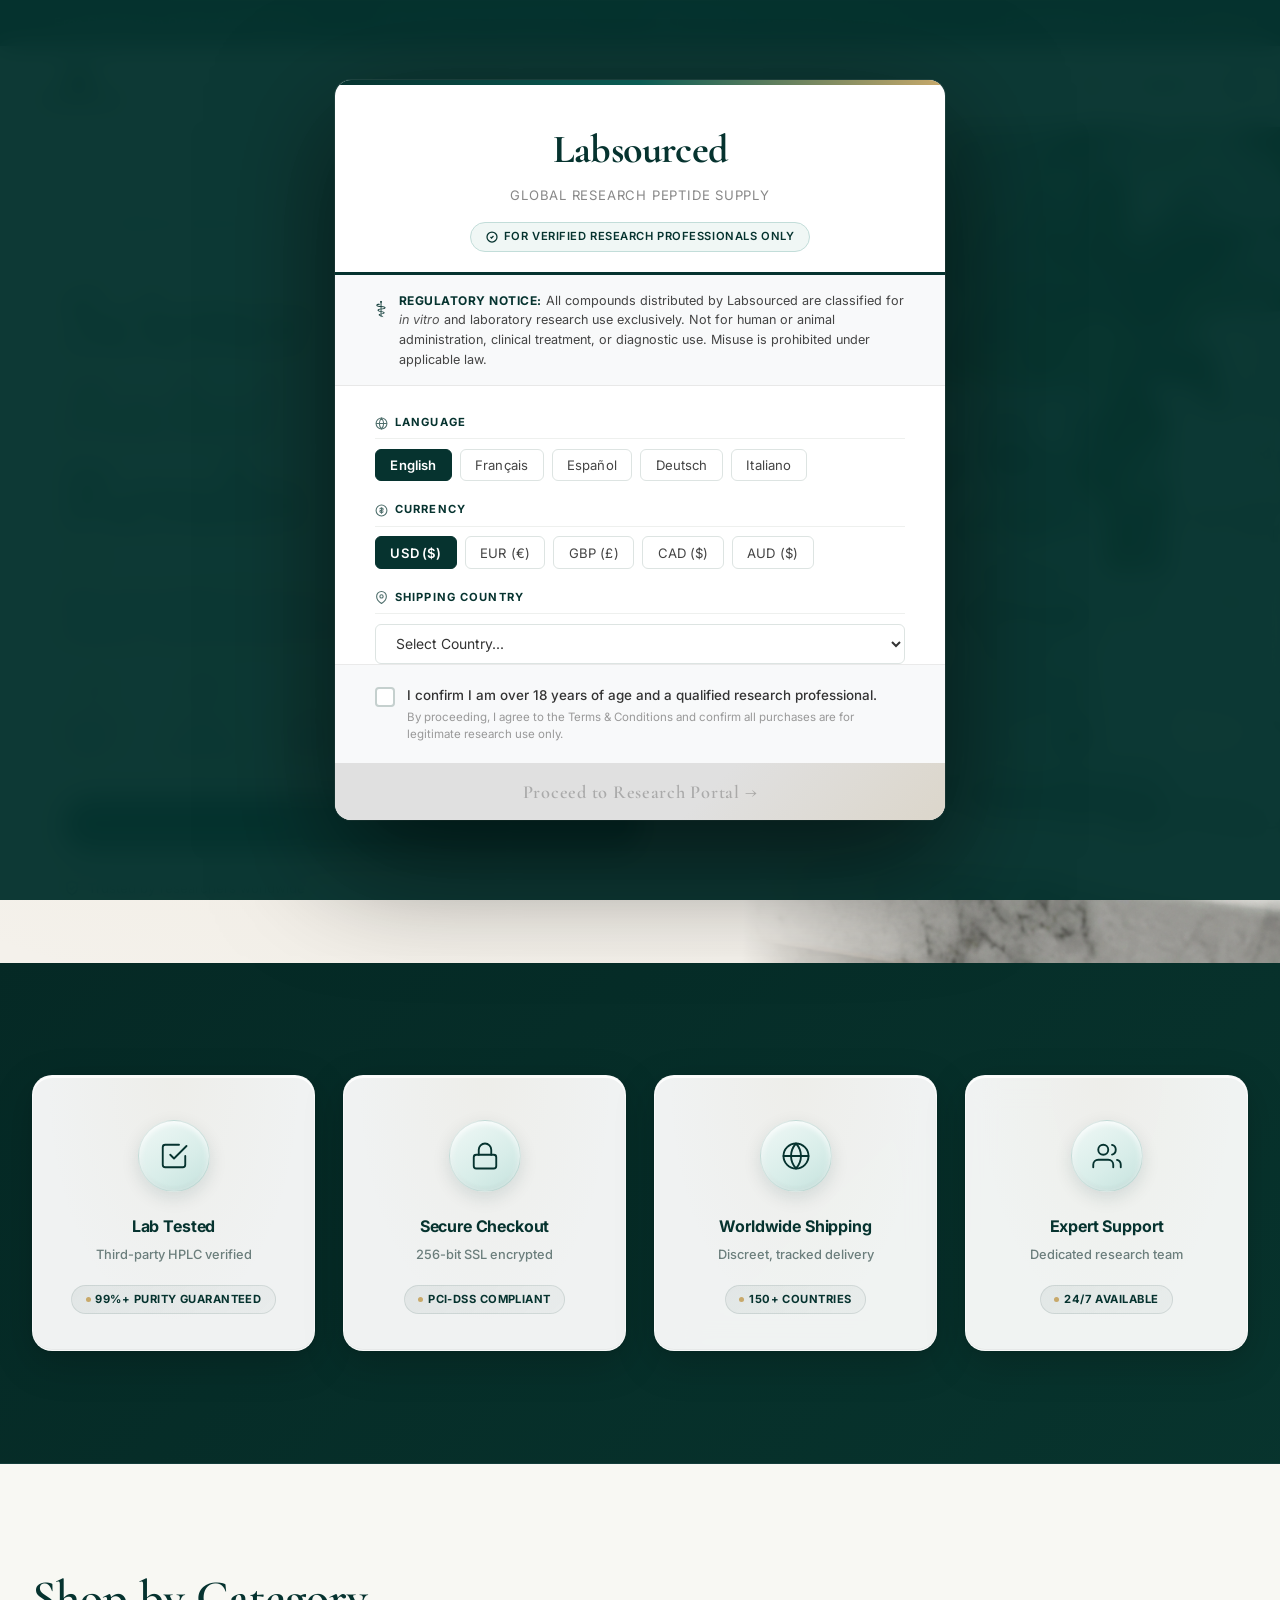
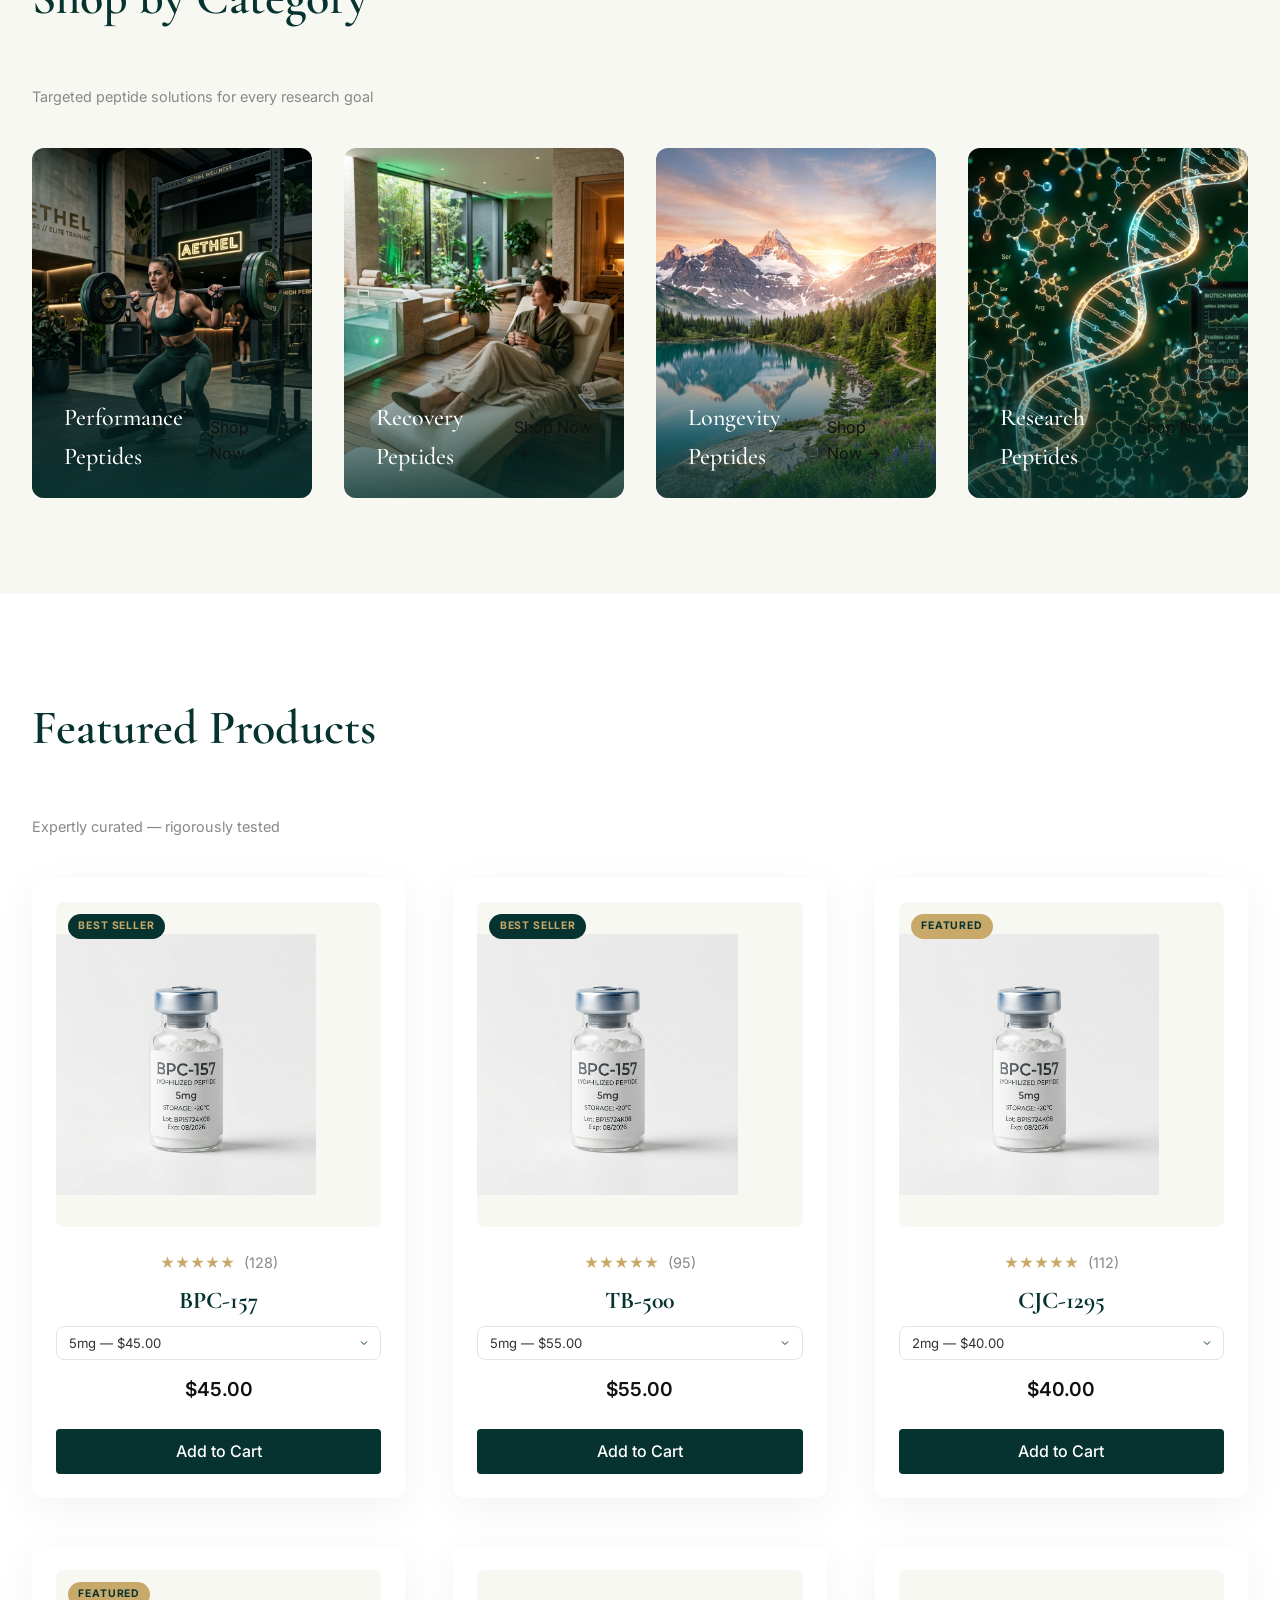
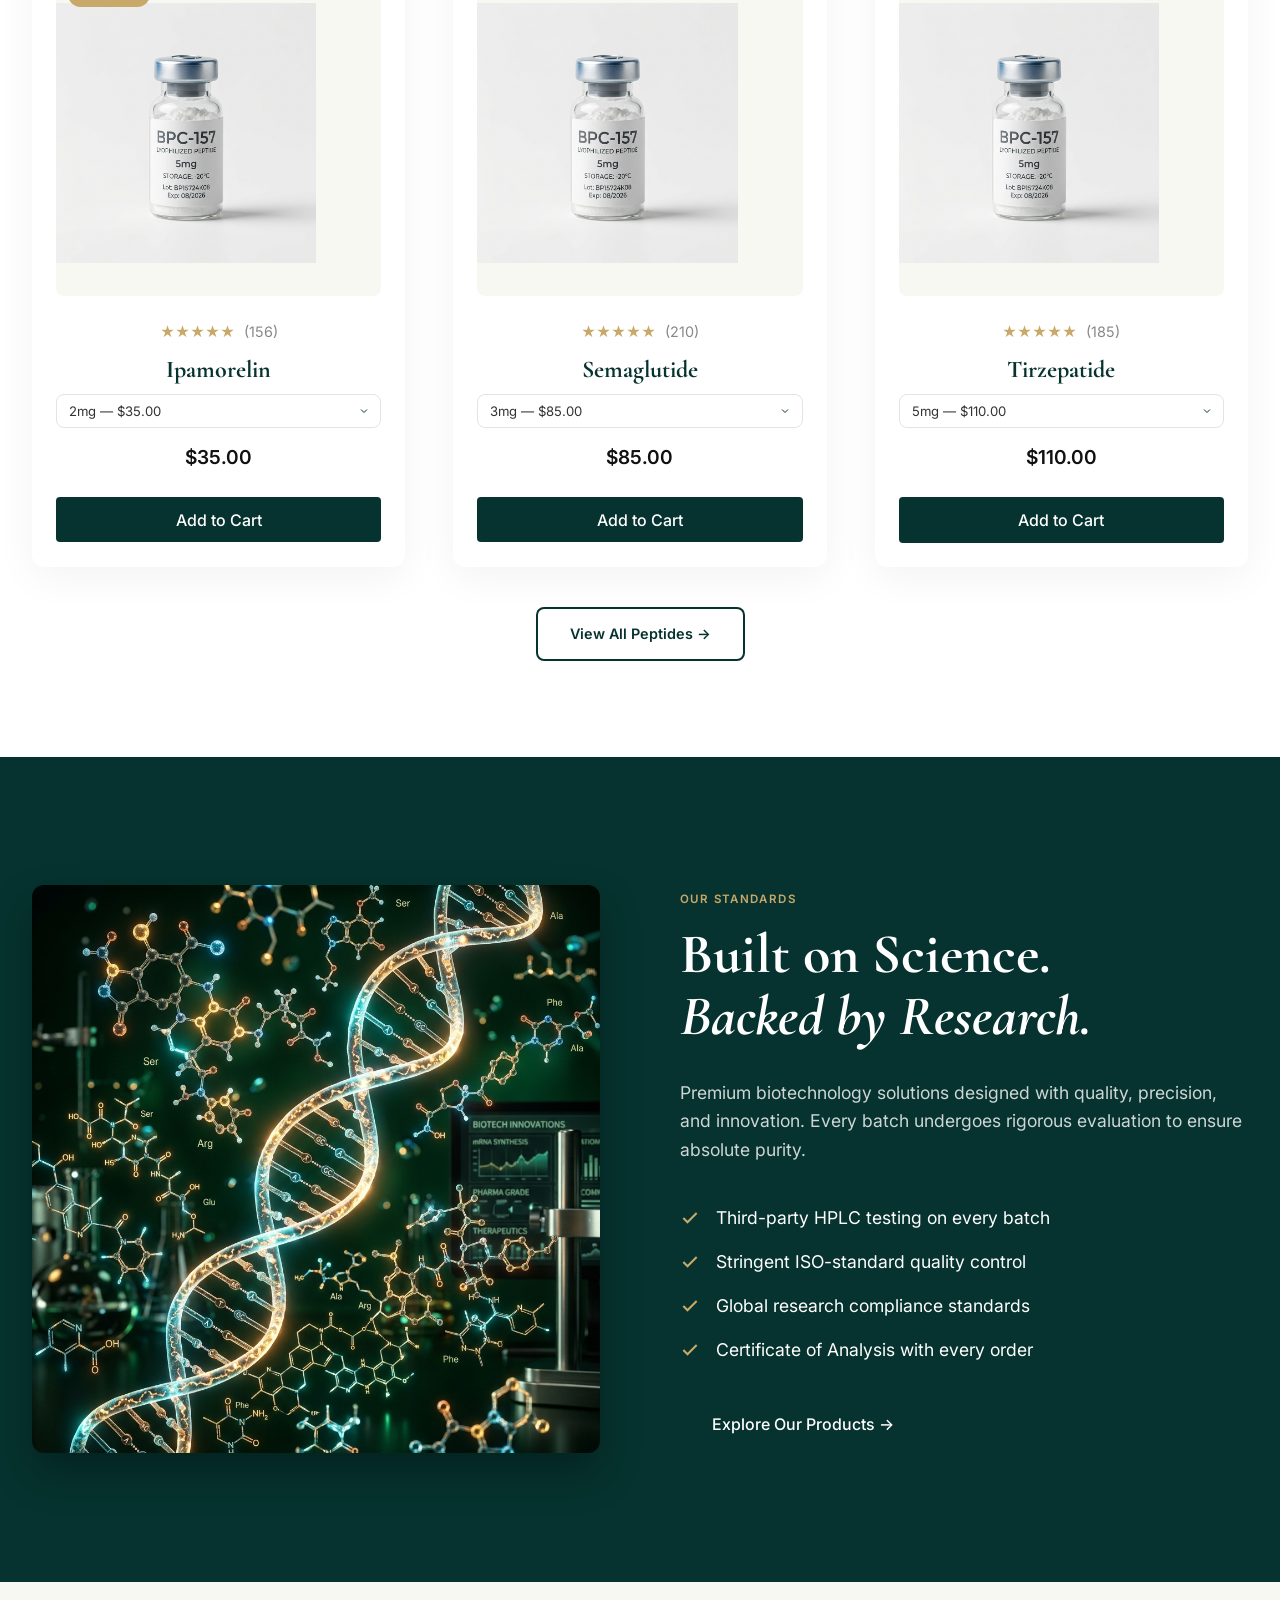
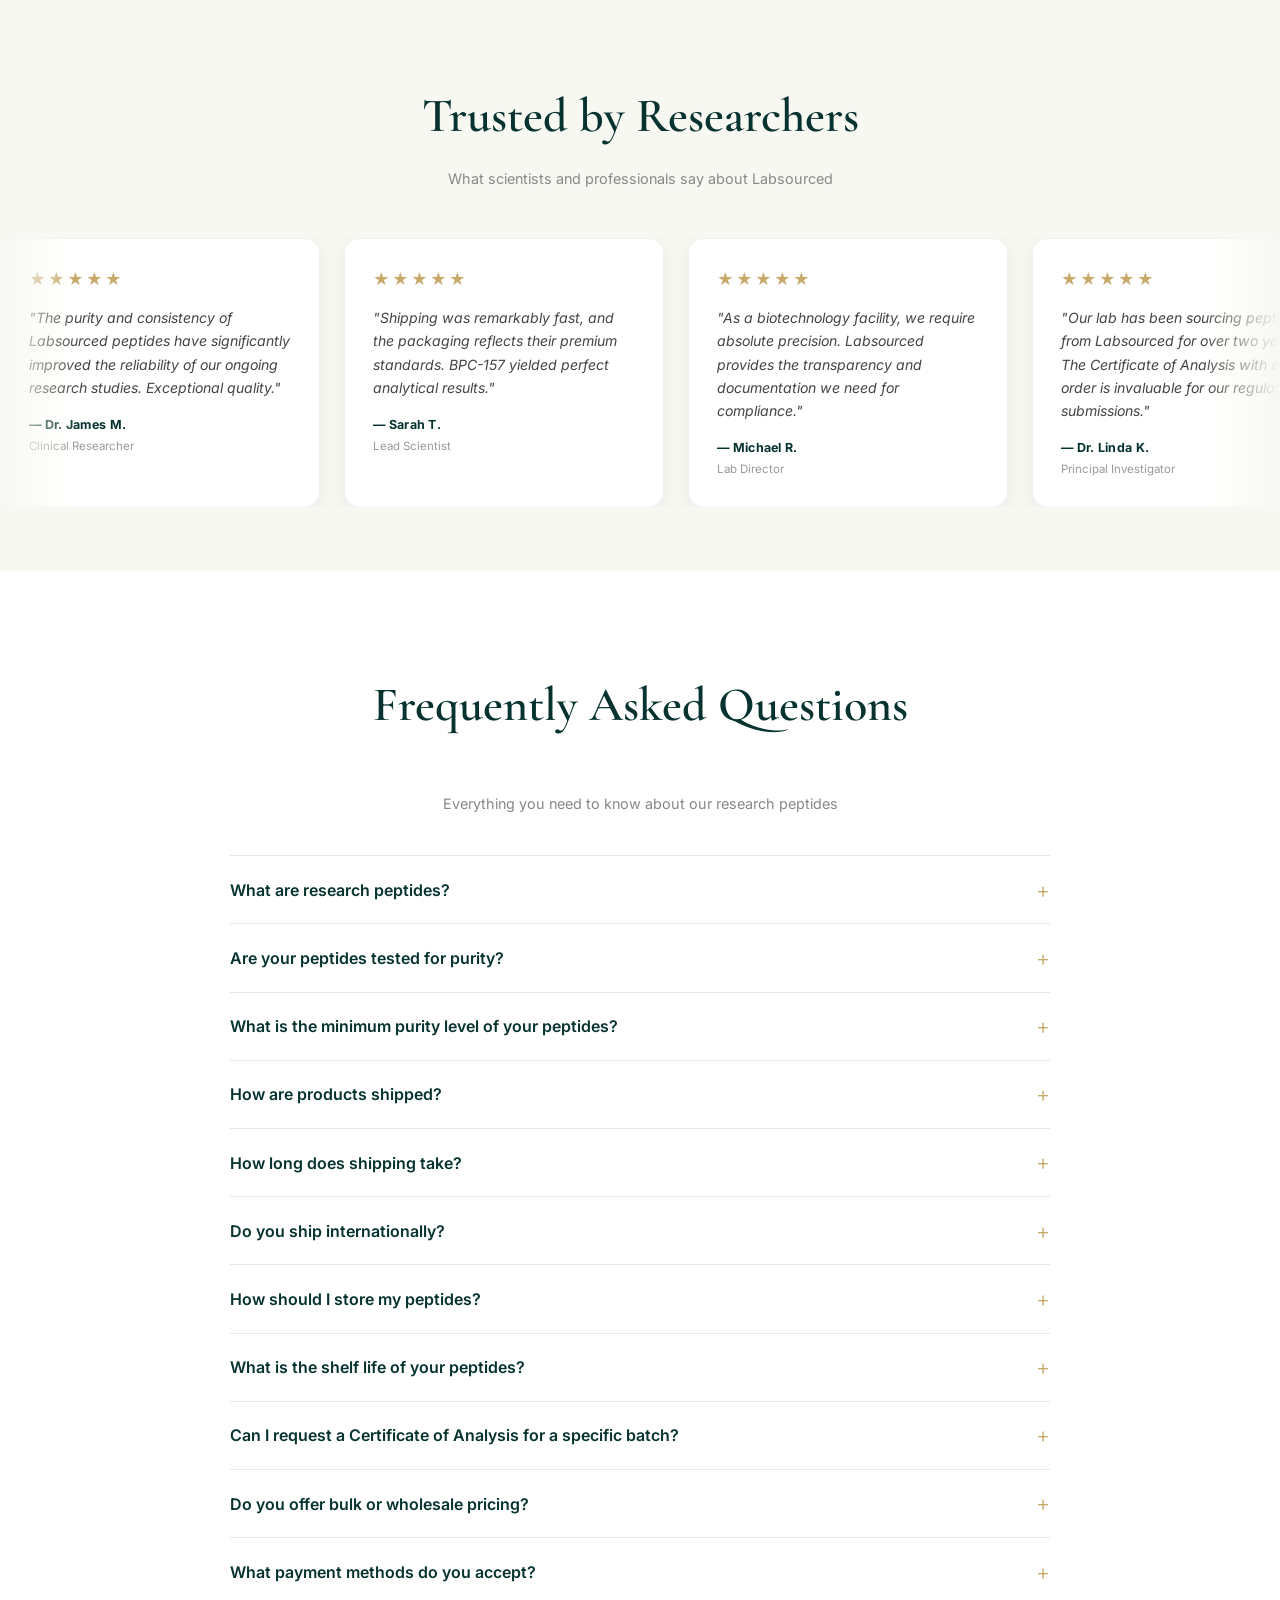
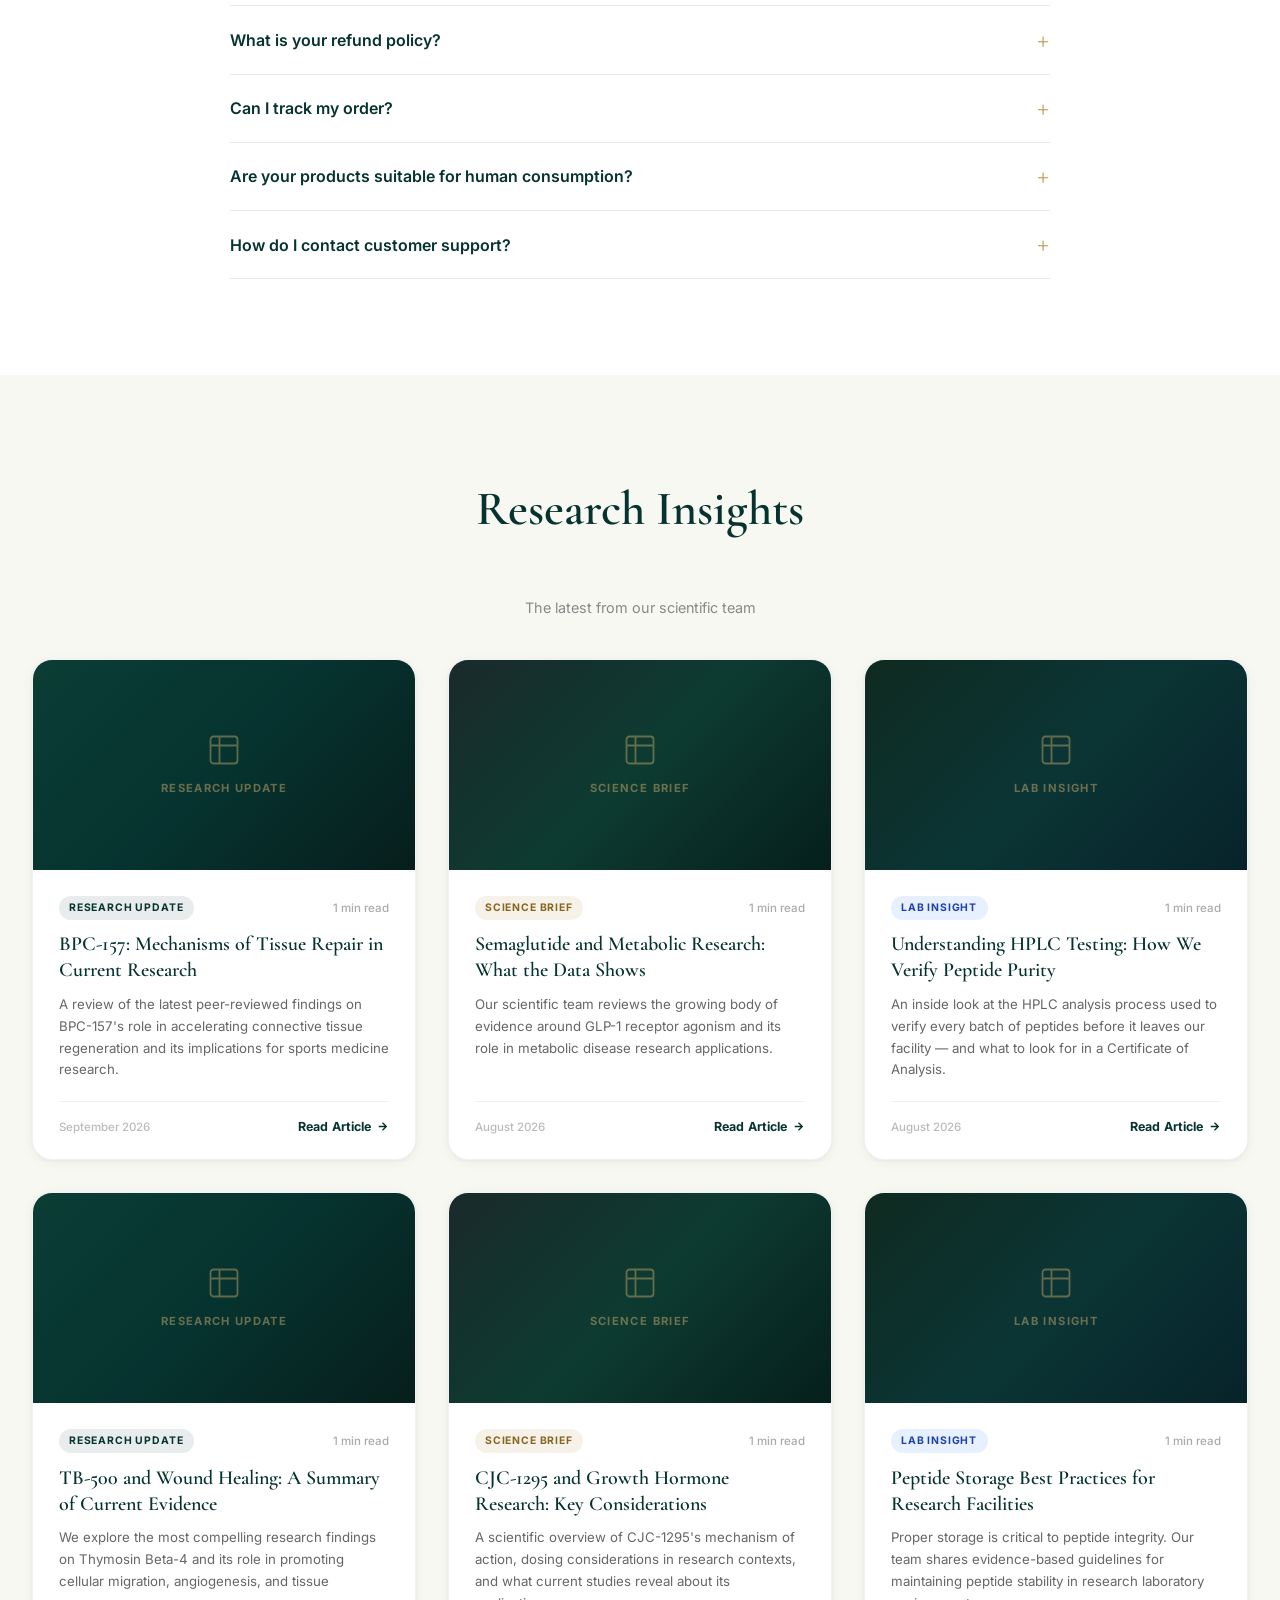
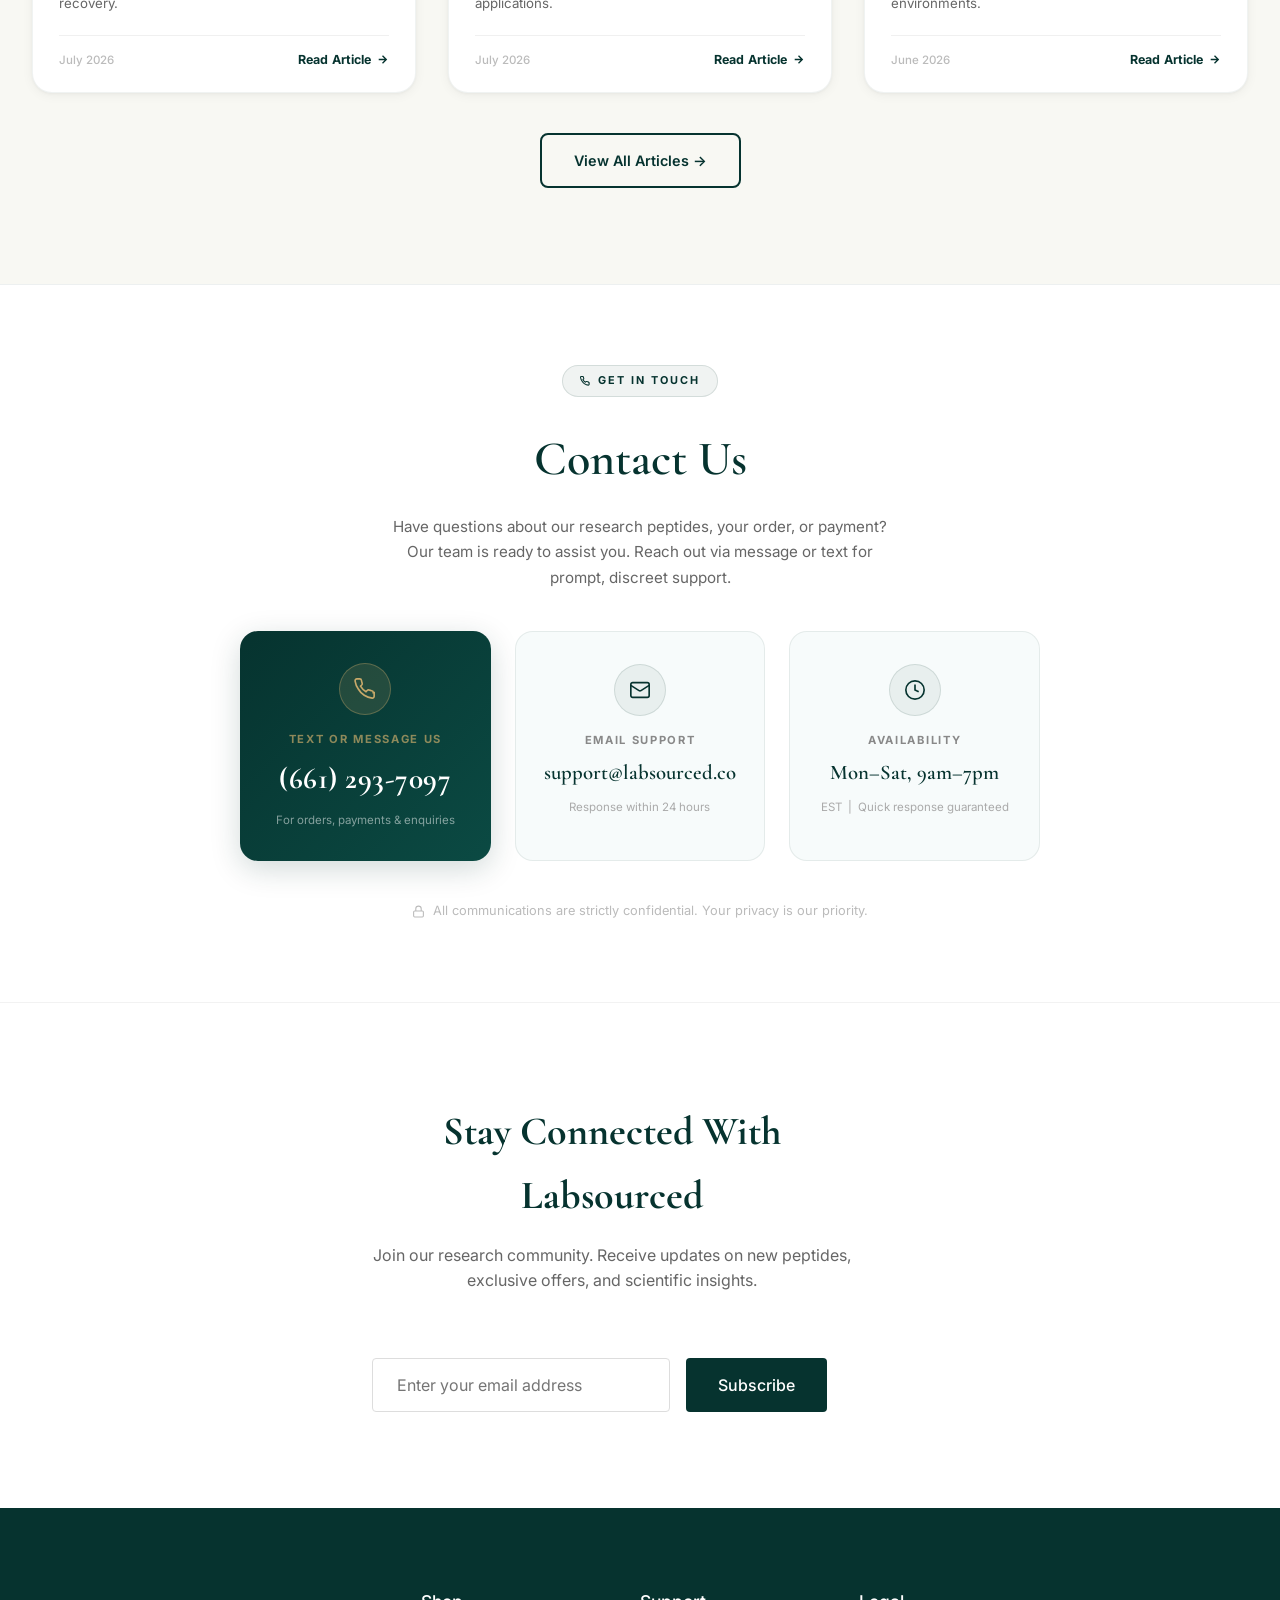
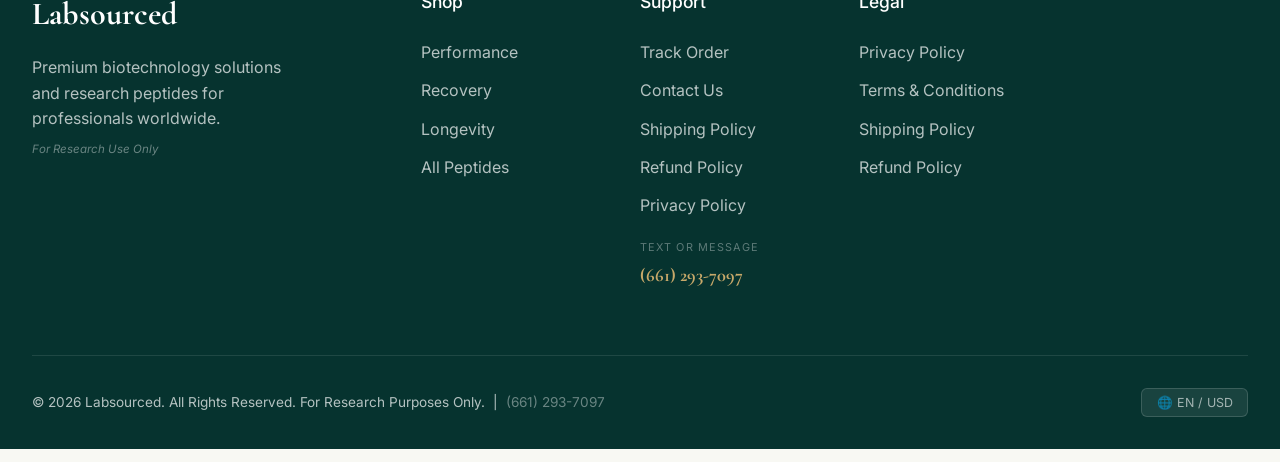
<file: index.html>
<!DOCTYPE html>
<html lang="en">
<head>
  <meta charset="UTF-8">
  <meta name="viewport" content="width=device-width, initial-scale=1.0">
  <meta name="description" content="Labsourced — Premium research peptides for performance, recovery, and longevity. Lab-tested, 99%+ purity, worldwide shipping to 150+ countries.">
  <meta name="robots" content="index, follow">
  <link rel="canonical" href="https://www.labsourced.co/">

  <!-- Open Graph / Social Sharing -->
  <meta property="og:type" content="website">
  <meta property="og:url" content="https://www.labsourced.co/">
  <meta property="og:title" content="Labsourced | Premium Research Peptides">
  <meta property="og:description" content="Premium research peptides for performance, recovery, and longevity. Lab-tested, 99%+ purity, worldwide shipping to 150+ countries.">
  <meta property="og:image" content="https://www.labsourced.co/Logo.png">
  <meta property="og:site_name" content="Labsourced">

  <!-- Twitter Card -->
  <meta name="twitter:card" content="summary_large_image">
  <meta name="twitter:url" content="https://www.labsourced.co/">
  <meta name="twitter:title" content="Labsourced | Premium Research Peptides">
  <meta name="twitter:description" content="Premium research peptides for performance, recovery, and longevity. Lab-tested, 99%+ purity, worldwide shipping.">
  <meta name="twitter:image" content="https://www.labsourced.co/Logo.png">

  <title>Labsourced | Premium Research Peptides</title>
  <link rel="preconnect" href="https://fonts.googleapis.com">
  <link rel="preconnect" href="https://fonts.gstatic.com" crossorigin>
  <link href="https://fonts.googleapis.com/css2?family=Cormorant+Garamond:ital,wght@0,400;0,500;0,600;0,700;1,400;1,600&family=Inter:wght@300;400;500;600&display=swap" rel="stylesheet">
  <link rel="stylesheet" href="css/style.css">
  <link rel="stylesheet" href="css/welcome.css">
</head>
<body>

<!-- ================================================ -->
<!-- WELCOME SELECTOR MODAL                           -->
<!-- ================================================ -->
<div id="welcome-overlay" class="welcome-overlay">
  <div class="welcome-modal">
    <div class="welcome-modal-top-accent"></div>
    <div class="welcome-header">
      <div class="welcome-logo">Labsourced</div>
      <p class="welcome-subtitle">Global Research Peptide Supply</p>
      <div class="welcome-access-badge">
        <svg width="12" height="12" viewBox="0 0 24 24" fill="none" stroke="currentColor" stroke-width="2.5"><path d="M9 12l2 2 4-4"/><path d="M12 2a10 10 0 1 0 0 20 10 10 0 0 0 0-20z"/></svg>
        For Verified Research Professionals Only
      </div>
    </div>
    <div class="welcome-disclaimer">
      <div class="disclaimer-icon">⚕</div>
      <div class="disclaimer-body">
        <strong>REGULATORY NOTICE:</strong> All compounds distributed by Labsourced are classified for <em>in vitro</em> and laboratory research use exclusively. Not for human or animal administration, clinical treatment, or diagnostic use. Misuse is prohibited under applicable law.
      </div>
    </div>
    <div class="welcome-grid">
      <div class="welcome-group">
        <label>
          <svg width="13" height="13" viewBox="0 0 24 24" fill="none" stroke="currentColor" stroke-width="2"><circle cx="12" cy="12" r="10"/><path d="M2 12h20M12 2a15.3 15.3 0 0 1 4 10 15.3 15.3 0 0 1-4 10 15.3 15.3 0 0 1-4-10 15.3 15.3 0 0 1 4-10z"/></svg>
          Language
        </label>
        <div class="welcome-options" id="lang-options">
          <button class="welcome-opt active" data-val="en">English</button>
          <button class="welcome-opt" data-val="fr">Français</button>
          <button class="welcome-opt" data-val="es">Español</button>
          <button class="welcome-opt" data-val="de">Deutsch</button>
          <button class="welcome-opt" data-val="it">Italiano</button>
        </div>
      </div>
      <div class="welcome-group">
        <label>
          <svg width="13" height="13" viewBox="0 0 24 24" fill="none" stroke="currentColor" stroke-width="2"><circle cx="12" cy="12" r="10"/><path d="M12 6v12M9 9.5c0-1.1.9-2 2-2h2a2 2 0 0 1 0 4h-2a2 2 0 0 0 0 4h2a2 2 0 0 0 2-2"/></svg>
          Currency
        </label>
        <div class="welcome-options" id="currency-options">
          <button class="welcome-opt active" data-val="USD" data-symbol="$" data-rate="1">USD ($)</button>
          <button class="welcome-opt" data-val="EUR" data-symbol="€" data-rate="0.92">EUR (€)</button>
          <button class="welcome-opt" data-val="GBP" data-symbol="£" data-rate="0.79">GBP (£)</button>
          <button class="welcome-opt" data-val="CAD" data-symbol="CA$" data-rate="1.36">CAD ($)</button>
          <button class="welcome-opt" data-val="AUD" data-symbol="A$" data-rate="1.53">AUD ($)</button>
        </div>
      </div>
      <div class="welcome-group">
        <label>
          <svg width="13" height="13" viewBox="0 0 24 24" fill="none" stroke="currentColor" stroke-width="2"><path d="M21 10c0 7-9 13-9 13s-9-6-9-13a9 9 0 0 1 18 0z"/><circle cx="12" cy="10" r="3"/></svg>
          Shipping Country
        </label>
        <select id="country-select" class="welcome-select">
          <option value="">Select Country...</option>
          <option value="US">United States</option>
          <option value="GB">United Kingdom</option>
          <option value="CA">Canada</option>
          <option value="AU">Australia</option>
          <option value="DE">Germany</option>
          <option value="FR">France</option>
          <option value="ES">Spain</option>
          <option value="IT">Italy</option>
          <option value="NL">Netherlands</option>
          <option value="BE">Belgium</option>
          <option value="CH">Switzerland</option>
          <option value="AT">Austria</option>
          <option value="SE">Sweden</option>
          <option value="NO">Norway</option>
          <option value="DK">Denmark</option>
          <option value="FI">Finland</option>
          <option value="PT">Portugal</option>
          <option value="IE">Ireland</option>
          <option value="PL">Poland</option>
          <option value="CZ">Czech Republic</option>
          <option value="HU">Hungary</option>
          <option value="RO">Romania</option>
          <option value="GR">Greece</option>
          <option value="ZA">South Africa</option>
          <option value="NG">Nigeria</option>
          <option value="KE">Kenya</option>
          <option value="GH">Ghana</option>
          <option value="BR">Brazil</option>
          <option value="MX">Mexico</option>
          <option value="AR">Argentina</option>
          <option value="CL">Chile</option>
          <option value="CO">Colombia</option>
          <option value="JP">Japan</option>
          <option value="KR">South Korea</option>
          <option value="SG">Singapore</option>
          <option value="HK">Hong Kong</option>
          <option value="NZ">New Zealand</option>
          <option value="AE">UAE</option>
          <option value="SA">Saudi Arabia</option>
          <option value="Other">Other</option>
        </select>
      </div>
    </div>
    <div class="welcome-age-verify">
      <label class="age-checkbox-label">
        <input type="checkbox" id="ageVerifyCheckbox">
        <span class="custom-checkbox"></span>
        <span class="age-text">
          I confirm I am over 18 years of age and a qualified research professional.
          <span>By proceeding, I agree to the Terms & Conditions and confirm all purchases are for legitimate research use only.</span>
        </span>
      </label>
    </div>
    <div class="welcome-confirm-wrap">
      <button id="welcome-confirm" class="welcome-confirm-btn disabled">Proceed to Research Portal &rarr;</button>
    </div>
  </div>
</div>

<!-- ================================================ -->
<!-- ANNOUNCEMENT BAR — MARQUEE                       -->
<!-- ================================================ -->
<div class="announcement-bar marquee-bar">
  <div class="marquee-track">
    <div class="marquee-content" id="marqueeContent">
      <span class="mq-item"><svg width="13" height="13" viewBox="0 0 24 24" fill="none" stroke="#C8A96A" stroke-width="2"><path d="M5 12h14M12 5l7 7-7 7"/></svg>&nbsp;Free Shipping on Orders Over <strong>$999.99</strong></span>
      <span class="mq-sep">✦</span>
      <span class="mq-item">🔬&nbsp;For Research Purposes Only</span>
      <span class="mq-sep">✦</span>
      <span class="mq-item">📧&nbsp;Contact Us: <a href="mailto:support@labsourced.co" style="color:#C8A96A;text-decoration:none;">support@labsourced.co</a></span>
      <span class="mq-sep">✦</span>
      <span class="mq-item"><svg width="13" height="13" viewBox="0 0 24 24" fill="none" stroke="#C8A96A" stroke-width="2"><path d="M5 12h14M12 5l7 7-7 7"/></svg>&nbsp;Free Shipping on Orders Over <strong>$999.99</strong></span>
      <span class="mq-sep">✦</span>
      <span class="mq-item">🔬&nbsp;For Research Purposes Only</span>
      <span class="mq-sep">✦</span>
      <span class="mq-item">📧&nbsp;Contact Us: <a href="mailto:support@labsourced.co" style="color:#C8A96A;text-decoration:none;">support@labsourced.co</a></span>
      <span class="mq-sep">✦</span>
      <span class="mq-item"><svg width="13" height="13" viewBox="0 0 24 24" fill="none" stroke="#C8A96A" stroke-width="2"><path d="M5 12h14M12 5l7 7-7 7"/></svg>&nbsp;Free Shipping on Orders Over <strong>$999.99</strong></span>
      <span class="mq-sep">✦</span>
      <span class="mq-item">🔬&nbsp;For Research Purposes Only</span>
      <span class="mq-sep">✦</span>
      <span class="mq-item">📧&nbsp;Contact Us: <a href="mailto:support@labsourced.co" style="color:#C8A96A;text-decoration:none;">support@labsourced.co</a></span>
      <span class="mq-sep">✦</span>
    </div>
  </div>
</div>

<!-- ================================================ -->
<!-- HEADER                                           -->
<!-- ================================================ -->
<header class="header" id="header">
  <div class="container header-inner">
    <button class="mobile-menu-btn" aria-label="Toggle Menu" id="mobileMenuBtn">
      <span></span><span></span><span></span>
    </button>
    <div class="logo"><a href="index.html"><img src="Logo.png" alt="Labsourced" class="nav-logo"></a></div>
    <nav class="desktop-nav">
      <ul class="nav-links">
        <li><a href="shop.html">Shop</a></li>
        <li><a href="track.html">Track Order</a></li>
        <li><a href="index.html#faqSection">FAQ</a></li>
        <li><a href="pages/blog.html">Blog</a></li>
        <li><a href="#contactSection">Contact</a></li>
        <li><a href="pages/privacy.html">About</a></li>
      </ul>
    </nav>
    <div class="header-icons">
      <button aria-label="Search" class="icon-btn" id="searchBtn">
        <svg width="22" height="22" viewBox="0 0 24 24" fill="none" stroke="currentColor" stroke-width="2"><circle cx="11" cy="11" r="8"/><line x1="21" y1="21" x2="16.65" y2="16.65"/></svg>
      </button>
      <div class="lang-currency-display desktop-only" id="langCurrencyDisplay">
        <span id="currentLang">EN</span> / <span id="currentCurrency">USD</span>
      </div>
      <button aria-label="Cart" class="icon-btn cart-icon-btn" id="cartBtn">
        <svg width="22" height="22" viewBox="0 0 24 24" fill="none" stroke="currentColor" stroke-width="2"><path d="M6 2L3 6v14a2 2 0 0 0 2 2h14a2 2 0 0 0 2-2V6l-3-4z"/><line x1="3" y1="6" x2="21" y2="6"/><path d="M16 10a4 4 0 0 1-8 0"/></svg>
        <span class="cart-count">0</span>
      </button>
    </div>
  </div>
  <!-- Mobile Nav -->
  <div class="mobile-nav-overlay" id="mobileNav">
    <button class="mobile-close-btn" id="mobileCloseBtn">✕</button>
    <ul class="mobile-nav-links">
      <li><a href="shop.html">Shop</a></li>
      <li><a href="track.html">Track Order</a></li>
      <li><a href="index.html#faqSection">FAQ</a></li>
      <li><a href="pages/blog.html">Blog</a></li>
    </ul>
  </div>
</header>

<!-- ================================================ -->
<!-- CART DRAWER                                      -->
<!-- ================================================ -->
<div class="cart-overlay" id="cartOverlay"></div>
<div class="cart-drawer" id="cartDrawer">
  <div class="cart-drawer-header">
    <h3 data-t="cart">Cart</h3>
    <button class="cart-close-btn" id="cartCloseBtn">✕</button>
  </div>
  <div class="cart-items" id="cartItems"></div>
  <div class="cart-drawer-footer" id="cartFooter" style="display:none">
    <div class="cart-total-row">
      <span data-t="total">Total</span>
      <span id="cartTotal"></span>
    </div>
    <a href="checkout.html" class="btn btn-primary btn-full" data-t="checkout">Checkout</a>
    <p class="cart-note">For Research Use Only</p>
  </div>
</div>

<!-- ================================================ -->
<!-- HERO SECTION                                     -->
<!-- ================================================ -->
<section class="hero">
  <div class="hero-bg-pattern"></div>
  <div class="container hero-inner">
    <div class="hero-content">
      <div class="hero-badge">
        <svg class="badge-icon" width="16" height="16" viewBox="0 0 24 24" fill="none" stroke="currentColor" stroke-width="1.75" stroke-linecap="round" stroke-linejoin="round"><circle cx="18" cy="5" r="3"></circle><circle cx="6" cy="12" r="3"></circle><circle cx="18" cy="19" r="3"></circle><line x1="8.59" y1="13.51" x2="15.42" y2="17.49"></line><line x1="15.41" y1="6.51" x2="8.59" y2="10.49"></line></svg>
        PREMIUM RESEARCH PEPTIDES
      </div>
      <h1 class="hero-heading">
        Science<br>
        <em>Backed</em><br>
        Results
      </h1>
      <div class="hero-heading-divider"></div>
      <p class="hero-description">
        High-purity peptides for research, performance, recovery, and longevity. Trusted by professionals worldwide.
      </p>
      <div class="hero-stats">
        <div class="hero-stat">
          <svg class="stat-icon" width="24" height="24" viewBox="0 0 24 24" fill="none" stroke="currentColor" stroke-width="1.5"><path d="M11 20A7 7 0 0 1 9.8 6.1C15.5 5 17 4.48 19 2c1 2 2 4.18 2 8 0 5.5-4.78 10-10 10Z"/><path d="M2 21c0-3 1.85-5.36 5.08-6C9.5 14.52 12 13 13 12"/></svg>
          <span class="stat-num">99%+</span>
          <span class="stat-label">PURITY</span>
        </div>
        <div class="hero-stat">
          <svg class="stat-icon" width="24" height="24" viewBox="0 0 24 24" fill="none" stroke="currentColor" stroke-width="1.5"><circle cx="12" cy="12" r="10"/><line x1="2" y1="12" x2="22" y2="12"/><path d="M12 2a15.3 15.3 0 0 1 4 10 15.3 15.3 0 0 1-4 10 15.3 15.3 0 0 1-4-10 15.3 15.3 0 0 1 4-10z"/></svg>
          <span class="stat-num">150+</span>
          <span class="stat-label">COUNTRIES</span>
        </div>
        <div class="hero-stat">
          <svg class="stat-icon" width="24" height="24" viewBox="0 0 24 24" fill="none" stroke="currentColor" stroke-width="1.5"><path d="M17 21v-2a4 4 0 0 0-4-4H5a4 4 0 0 0-4 4v2"/><circle cx="9" cy="7" r="4"/><path d="M23 21v-2a4 4 0 0 0-3-3.87"/><path d="M16 3.13a4 4 0 0 1 0 7.75"/></svg>
          <span class="stat-num">10K+</span>
          <span class="stat-label">ORDERS</span>
        </div>
      </div>
      <div class="hero-buttons">
        <a href="shop.html" class="btn btn-primary btn-pill">Shop Peptides &nbsp;→</a>
      </div>
      <div class="hero-trust-text">
        <svg width="16" height="16" viewBox="0 0 24 24" fill="none" stroke="currentColor" stroke-width="2"><path d="M12 22s8-4 8-10V5l-8-3-8 3v7c0 6 8 10 8 10z"/><polyline points="9 12 11 14 15 10"/></svg>
        Trusted by researchers worldwide
      </div>
    </div>
    <div class="hero-image-wrapper">
      <div class="hero-glass-frame">
        <img src="assets/images/hero-vials.png" alt="Premium Labsourced Peptide Vials" class="hero-image">
      </div>
    </div>
  </div>
</section>

<!-- ================================================ -->
<!-- TRUST SECTION                                    -->
<!-- ================================================ -->
<section class="trust-section">
  <video autoplay loop muted playsinline class="trust-bg-video">
    <source src="Pep Lab.mp4" type="video/mp4">
  </video>
  <div class="trust-overlay"></div>
  <div class="container trust-inner">
    <div class="trust-item">
      <div class="trust-icon">
        <svg width="30" height="30" viewBox="0 0 24 24" fill="none" stroke="currentColor" stroke-width="1.5" stroke-linecap="round" stroke-linejoin="round">
          <path d="M9 11l3 3L22 4"/><path d="M21 12v7a2 2 0 0 1-2 2H5a2 2 0 0 1-2-2V5a2 2 0 0 1 2-2h11"/>
        </svg>
      </div>
      <h3>Lab Tested</h3>
      <p>Third-party HPLC verified</p>
      <div class="trust-item-stat">
        <span class="trust-stat-dot"></span>
        99%+ Purity Guaranteed
      </div>
    </div>
    <div class="trust-item">
      <div class="trust-icon">
        <svg width="30" height="30" viewBox="0 0 24 24" fill="none" stroke="currentColor" stroke-width="1.5" stroke-linecap="round" stroke-linejoin="round">
          <rect x="3" y="11" width="18" height="11" rx="2" ry="2"/><path d="M7 11V7a5 5 0 0 1 10 0v4"/>
        </svg>
      </div>
      <h3>Secure Checkout</h3>
      <p>256-bit SSL encrypted</p>
      <div class="trust-item-stat">
        <span class="trust-stat-dot"></span>
        PCI-DSS Compliant
      </div>
    </div>
    <div class="trust-item">
      <div class="trust-icon">
        <svg width="30" height="30" viewBox="0 0 24 24" fill="none" stroke="currentColor" stroke-width="1.5" stroke-linecap="round" stroke-linejoin="round">
          <circle cx="12" cy="12" r="10"/><line x1="2" y1="12" x2="22" y2="12"/><path d="M12 2a15.3 15.3 0 0 1 4 10 15.3 15.3 0 0 1-4 10 15.3 15.3 0 0 1-4-10 15.3 15.3 0 0 1 4-10z"/>
        </svg>
      </div>
      <h3>Worldwide Shipping</h3>
      <p>Discreet, tracked delivery</p>
      <div class="trust-item-stat">
        <span class="trust-stat-dot"></span>
        150+ Countries
      </div>
    </div>
    <div class="trust-item">
      <div class="trust-icon">
        <svg width="30" height="30" viewBox="0 0 24 24" fill="none" stroke="currentColor" stroke-width="1.5" stroke-linecap="round" stroke-linejoin="round">
          <path d="M17 21v-2a4 4 0 0 0-4-4H5a4 4 0 0 0-4 4v2"/><circle cx="9" cy="7" r="4"/><path d="M23 21v-2a4 4 0 0 0-3-3.87"/><path d="M16 3.13a4 4 0 0 1 0 7.75"/>
        </svg>
      </div>
      <h3>Expert Support</h3>
      <p>Dedicated research team</p>
      <div class="trust-item-stat">
        <span class="trust-stat-dot"></span>
        24/7 Available
      </div>
    </div>
  </div>
</section>

<!-- ================================================ -->
<!-- CATEGORIES SECTION                               -->
<!-- ================================================ -->
<section class="categories">
  <div class="container">
    <div class="section-header">
      <h2 class="section-title" data-t="shop_by_category">Shop by Category</h2>
      <p class="section-sub">Targeted peptide solutions for every research goal</p>
    </div>
    <div class="category-grid" id="categoryGrid">
      <!-- Loaded from Supabase -->
      <a href="shop.html?cat=performance" class="category-card">
        <img src="assets/images/performance.png" alt="Performance Peptides" loading="lazy">
        <div class="category-overlay"><h3>Performance Peptides</h3><span>Shop Now →</span></div>
      </a>
      <a href="shop.html?cat=recovery" class="category-card">
        <img src="assets/images/recovery.png" alt="Recovery Peptides" loading="lazy">
        <div class="category-overlay"><h3>Recovery Peptides</h3><span>Shop Now →</span></div>
      </a>
      <a href="shop.html?cat=longevity" class="category-card">
        <img src="assets/images/longevity.png" alt="Longevity Peptides" loading="lazy">
        <div class="category-overlay"><h3>Longevity Peptides</h3><span>Shop Now →</span></div>
      </a>
      <a href="shop.html?cat=research" class="category-card">
        <img src="assets/images/research.png" alt="Research Peptides" loading="lazy">
        <div class="category-overlay"><h3>Research Peptides</h3><span>Shop Now →</span></div>
      </a>
    </div>
  </div>
</section>

<!-- ================================================ -->
<!-- FEATURED PRODUCTS SECTION                        -->
<!-- ================================================ -->
<section class="products">
  <div class="container">
    <div class="section-header">
      <h2 class="section-title" data-t="featured">Featured Products</h2>
      <p class="section-sub">Expertly curated — rigorously tested</p>
    </div>
    <div class="product-grid" id="featuredProductGrid">
      <!-- Loading skeleton -->
      <div class="product-card skeleton"></div>
      <div class="product-card skeleton"></div>
      <div class="product-card skeleton"></div>
      <div class="product-card skeleton"></div>
    </div>
    <div class="products-cta">
      <a href="shop.html" class="btn btn-outline">View All Peptides →</a>
    </div>
  </div>
</section>

<!-- ================================================ -->
<!-- SCIENCE SECTION                                  -->
<!-- ================================================ -->
<section class="science-section">
  <div class="container science-inner">
    <div class="science-image-wrapper">
      <img src="assets/images/laboratory.png" alt="Modern Biotechnology Laboratory" class="science-img" loading="lazy">
    </div>
    <div class="science-content">
      <span class="eyebrow-small">Our Standards</span>
      <h2 class="science-title">Built on Science.<br><em>Backed by Research.</em></h2>
      <p class="science-text">
        Premium biotechnology solutions designed with quality, precision, and innovation. Every batch undergoes rigorous evaluation to ensure absolute purity.
      </p>
      <ul class="science-list">
        <li>
          <svg width="20" height="20" viewBox="0 0 24 24" fill="none" stroke="#C8A96A" stroke-width="2.5"><polyline points="20 6 9 17 4 12"/></svg>
          Third-party HPLC testing on every batch
        </li>
        <li>
          <svg width="20" height="20" viewBox="0 0 24 24" fill="none" stroke="#C8A96A" stroke-width="2.5"><polyline points="20 6 9 17 4 12"/></svg>
          Stringent ISO-standard quality control
        </li>
        <li>
          <svg width="20" height="20" viewBox="0 0 24 24" fill="none" stroke="#C8A96A" stroke-width="2.5"><polyline points="20 6 9 17 4 12"/></svg>
          Global research compliance standards
        </li>
        <li>
          <svg width="20" height="20" viewBox="0 0 24 24" fill="none" stroke="#C8A96A" stroke-width="2.5"><polyline points="20 6 9 17 4 12"/></svg>
          Certificate of Analysis with every order
        </li>
      </ul>
      <a href="shop.html" class="btn btn-primary" style="margin-top:2rem">Explore Our Products →</a>
    </div>
  </div>
</section>

<!-- ================================================ -->
<!-- TESTIMONIALS — INFINITE HORIZONTAL SCROLL        -->
<!-- ================================================ -->
<section class="testimonials">
  <div class="section-header text-center" style="padding:0 1rem;">
    <h2 class="section-title">Trusted by Researchers</h2>
    <p class="section-sub">What scientists and professionals say about Labsourced</p>
  </div>
  <div class="testi-marquee-wrap">
    <div class="testi-marquee-track" id="testiTrack">
      <!-- JS will inject cards -->
    </div>
  </div>
</section>

<!-- ================================================ -->
<!-- FAQ SECTION                                      -->
<!-- ================================================ -->
<section class="faq-section" id="faqSection">
  <div class="container">
    <div class="section-header text-center">
      <h2 class="section-title">Frequently Asked Questions</h2>
      <p class="section-sub">Everything you need to know about our research peptides</p>
    </div>
    <div class="faq-list" id="faqList">
      <!-- FAQ items injected by JS -->
    </div>
  </div>
</section>

<!-- ================================================ -->
<!-- BLOG SECTION                                     -->
<!-- ================================================ -->
<section class="blog-section" id="blogSection">
  <div class="container">
    <div class="section-header text-center">
      <h2 class="section-title">Research Insights</h2>
      <p class="section-sub">The latest from our scientific team</p>
    </div>
    <div class="blog-grid" id="blogGrid">
      <!-- Blog posts injected by JS -->
    </div>
    <div class="products-cta" style="margin-top:2.5rem;">
      <a href="pages/blog.html" class="btn btn-outline">View All Articles →</a>
    </div>
  </div>
</section>


<!-- ================================================ -->
<!-- CONTACT SECTION                                  -->
<!-- ================================================ -->
<section id="contactSection" style="background:#fff;padding:5rem 0;border-top:1px solid rgba(6,51,47,0.07);">
  <div class="container">
    <div style="max-width:800px;margin:0 auto;text-align:center;">
      <div style="display:inline-flex;align-items:center;gap:.5rem;background:rgba(6,51,47,0.06);border:1px solid rgba(6,51,47,0.12);color:#06332F;font-family:'Inter',sans-serif;font-size:.68rem;font-weight:700;letter-spacing:.18em;text-transform:uppercase;padding:.4rem 1.1rem;border-radius:50px;margin-bottom:1.5rem;">
        <svg width="10" height="10" viewBox="0 0 24 24" fill="none" stroke="currentColor" stroke-width="2.5"><path d="M22 16.92v3a2 2 0 0 1-2.18 2 19.79 19.79 0 0 1-8.63-3.07A19.5 19.5 0 0 1 4.69 12 19.79 19.79 0 0 1 1.21 3.38 2 2 0 0 1 3.18 1h3a2 2 0 0 1 2 1.72c.127.96.361 1.903.7 2.81a2 2 0 0 1-.45 2.11L7.09 8.91a16 16 0 0 0 6 6l1.27-1.27a2 2 0 0 1 2.11-.45c.907.339 1.85.573 2.81.7A2 2 0 0 1 21 16h1z"/></svg>
        Get In Touch
      </div>
      <h2 class="section-title" style="margin-bottom:1rem;">Contact Us</h2>
      <p style="font-family:'Inter',sans-serif;font-size:.95rem;color:#666;line-height:1.7;max-width:520px;margin:0 auto 2.5rem;">Have questions about our research peptides, your order, or payment? Our team is ready to assist you. Reach out via message or text for prompt, discreet support.</p>

      <div style="display:grid;grid-template-columns:repeat(auto-fit,minmax(220px,1fr));gap:1.5rem;margin-bottom:2.5rem;">
        <!-- Phone/SMS Card -->
        <div style="background:linear-gradient(135deg,#06332F,#0b4a43);border-radius:18px;padding:2rem 1.75rem;text-align:center;box-shadow:0 8px 30px rgba(6,51,47,0.18);">
          <div style="width:52px;height:52px;background:rgba(200,169,106,0.15);border:1.5px solid rgba(200,169,106,0.35);border-radius:50%;display:flex;align-items:center;justify-content:center;margin:0 auto 1rem;">
            <svg width="22" height="22" viewBox="0 0 24 24" fill="none" stroke="#C8A96A" stroke-width="1.8"><path d="M22 16.92v3a2 2 0 0 1-2.18 2 19.79 19.79 0 0 1-8.63-3.07A19.5 19.5 0 0 1 4.69 12 19.79 19.79 0 0 1 1.21 3.38 2 2 0 0 1 3.18 1h3a2 2 0 0 1 2 1.72c.127.96.361 1.903.7 2.81a2 2 0 0 1-.45 2.11L7.09 8.91a16 16 0 0 0 6 6l1.27-1.27a2 2 0 0 1 2.11-.45c.907.339 1.85.573 2.81.7A2 2 0 0 1 21 16h1z"/></svg>
          </div>
          <p style="font-family:'Inter',sans-serif;font-size:.7rem;font-weight:700;letter-spacing:.15em;text-transform:uppercase;color:rgba(200,169,106,0.7);margin:0 0 .4rem 0;">Text or Message Us</p>
          <a href="sms:+16612937097" style="display:block;font-family:'Cormorant Garamond',serif;font-size:1.85rem;font-weight:700;color:#fff;margin:0 0 .5rem 0;letter-spacing:.5px;text-decoration:none;">(661) 293-7097</a>
          <p style="font-family:'Inter',sans-serif;font-size:.72rem;color:rgba(255,255,255,.5);margin:0;">For orders, payments &amp; enquiries</p>
        </div>

        <!-- Email Card -->
        <div style="background:#f7fbfb;border:1px solid rgba(6,51,47,0.08);border-radius:18px;padding:2rem 1.75rem;text-align:center;">
          <div style="width:52px;height:52px;background:rgba(6,51,47,0.06);border:1.5px solid rgba(6,51,47,0.12);border-radius:50%;display:flex;align-items:center;justify-content:center;margin:0 auto 1rem;">
            <svg width="22" height="22" viewBox="0 0 24 24" fill="none" stroke="#06332F" stroke-width="1.8"><rect x="2" y="4" width="20" height="16" rx="2"/><path d="m22 7-8.97 5.7a1.94 1.94 0 0 1-2.06 0L2 7"/></svg>
          </div>
          <p style="font-family:'Inter',sans-serif;font-size:.7rem;font-weight:700;letter-spacing:.15em;text-transform:uppercase;color:#888;margin:0 0 .4rem 0;">Email Support</p>
          <a href="mailto:support@labsourced.co" style="display:block;font-family:'Cormorant Garamond',serif;font-size:1.3rem;font-weight:600;color:#06332F;margin:0 0 .5rem 0;text-decoration:none;">support@labsourced.co</a>
          <p style="font-family:'Inter',sans-serif;font-size:.72rem;color:#aaa;margin:0;">Response within 24 hours</p>
        </div>

        <!-- Hours Card -->
        <div style="background:#f7fbfb;border:1px solid rgba(6,51,47,0.08);border-radius:18px;padding:2rem 1.75rem;text-align:center;">
          <div style="width:52px;height:52px;background:rgba(6,51,47,0.06);border:1.5px solid rgba(6,51,47,0.12);border-radius:50%;display:flex;align-items:center;justify-content:center;margin:0 auto 1rem;">
            <svg width="22" height="22" viewBox="0 0 24 24" fill="none" stroke="#06332F" stroke-width="1.8"><circle cx="12" cy="12" r="10"/><polyline points="12 6 12 12 16 14"/></svg>
          </div>
          <p style="font-family:'Inter',sans-serif;font-size:.7rem;font-weight:700;letter-spacing:.15em;text-transform:uppercase;color:#888;margin:0 0 .4rem 0;">Availability</p>
          <p style="font-family:'Cormorant Garamond',serif;font-size:1.3rem;font-weight:600;color:#06332F;margin:0 0 .5rem 0;">Mon–Sat, 9am–7pm</p>
          <p style="font-family:'Inter',sans-serif;font-size:.72rem;color:#aaa;margin:0;">EST &nbsp;|&nbsp; Quick response guaranteed</p>
        </div>
      </div>

      <p style="font-family:'Inter',sans-serif;font-size:.8rem;color:#bbb;">
        <svg width="13" height="13" viewBox="0 0 24 24" fill="none" stroke="currentColor" stroke-width="2" style="vertical-align:middle;margin-right:4px;"><rect x="3" y="11" width="18" height="11" rx="2"/><path d="M7 11V7a5 5 0 0 1 10 0v4"/></svg>
        All communications are strictly confidential. Your privacy is our priority.
      </p>
    </div>
  </div>
</section>

<!-- ================================================ -->
<!-- NEWSLETTER SECTION                               -->
<!-- ================================================ -->
<section class="newsletter">
  <div class="container newsletter-inner">
    <div class="newsletter-text-block">
      <h2 class="newsletter-title">Stay Connected With Labsourced</h2>
      <p class="newsletter-text">Join our research community. Receive updates on new peptides, exclusive offers, and scientific insights.</p>
    </div>
    <form class="newsletter-form" id="newsletterForm" onsubmit="handleNewsletter(event)">
      <input type="email" placeholder="Enter your email address" required class="newsletter-input" id="newsletterEmail">
      <button type="submit" class="btn btn-primary">Subscribe</button>
    </form>
  </div>
</section>

<!-- ================================================ -->
<!-- FOOTER                                           -->
<!-- ================================================ -->
<footer class="footer">
  <div class="container footer-inner">
    <div class="footer-col brand-col">
      <h3 class="footer-logo">Labsourced</h3>
      <p>Premium biotechnology solutions and research peptides for professionals worldwide.</p>
      <p class="footer-research-note">For Research Use Only</p>
    </div>
    <div class="footer-col">
      <h4>Shop</h4>
      <ul>
        <li><a href="shop.html?cat=performance">Performance</a></li>
        <li><a href="shop.html?cat=recovery">Recovery</a></li>
        <li><a href="shop.html?cat=longevity">Longevity</a></li>
        <li><a href="shop.html">All Peptides</a></li>
      </ul>
    </div>
    <div class="footer-col">
      <h4>Support</h4>
      <ul>
        <li><a href="track.html">Track Order</a></li>
        <li><a href="#contactSection">Contact Us</a></li>
        <li><a href="pages/shipping.html">Shipping Policy</a></li>
        <li><a href="pages/refund.html">Refund Policy</a></li>
        <li><a href="pages/privacy.html">Privacy Policy</a></li>
      </ul>
      <div style="margin-top:1.25rem;">
        <p style="font-size:.68rem;color:rgba(255,255,255,.35);font-family:'Inter',sans-serif;margin-bottom:.3rem;text-transform:uppercase;letter-spacing:.1em;">Text or Message</p>
        <a href="sms:+16612937097" style="font-family:'Cormorant Garamond',serif;font-size:1.15rem;font-weight:700;color:#C8A96A;text-decoration:none;">(661) 293-7097</a>
      </div>
    </div>
    <div class="footer-col">
      <h4>Legal</h4>
      <ul>
        <li><a href="pages/privacy.html" data-t="privacy">Privacy Policy</a></li>
        <li><a href="pages/terms.html" data-t="terms">Terms & Conditions</a></li>
        <li><a href="pages/shipping.html" data-t="shipping_policy">Shipping Policy</a></li>
        <li><a href="pages/refund.html" data-t="refund">Refund Policy</a></li>
      </ul>
    </div>
  </div>
  <div class="container">
    <div class="footer-bottom">
      <p>© 2026 Labsourced. All Rights Reserved. For Research Purposes Only. &nbsp;|&nbsp; <a href="sms:+16612937097" style="color:rgba(255,255,255,.4);text-decoration:none;">(661) 293-7097</a></p>
      <div class="footer-bottom-links">
        <button onclick="reopenWelcome()" class="footer-pref-btn">🌐 <span id="footerLangCurr">EN / USD</span></button>
      </div>
    </div>
  </div>
</footer>

<!-- Toast -->
<style>
.ls-toast { position:fixed; bottom:2rem; right:2rem; z-index:99999; transform:translateX(200%); transition:transform .35s cubic-bezier(.4,0,.2,1); }
.ls-toast.show { transform:translateX(0); }
.ls-toast-inner { display:flex; align-items:center; gap:.75rem; background:#06332F; color:#fff; padding:1rem 1.5rem; border-radius:12px; border-left:4px solid #C8A96A; box-shadow:0 8px 30px rgba(0,0,0,.3); font-family:'Inter',sans-serif; font-size:.9rem; }
.ls-toast--error .ls-toast-inner { border-left-color:#e74c3c; }
.ls-toast-icon { font-size:1.1rem; }
</style>

<script src="js/supabase.js"></script>
<script src="js/script.js"></script>
<script src="js/home.js"></script>
<script src="js/home-extras.js"></script>
</body>
</html>
</file>
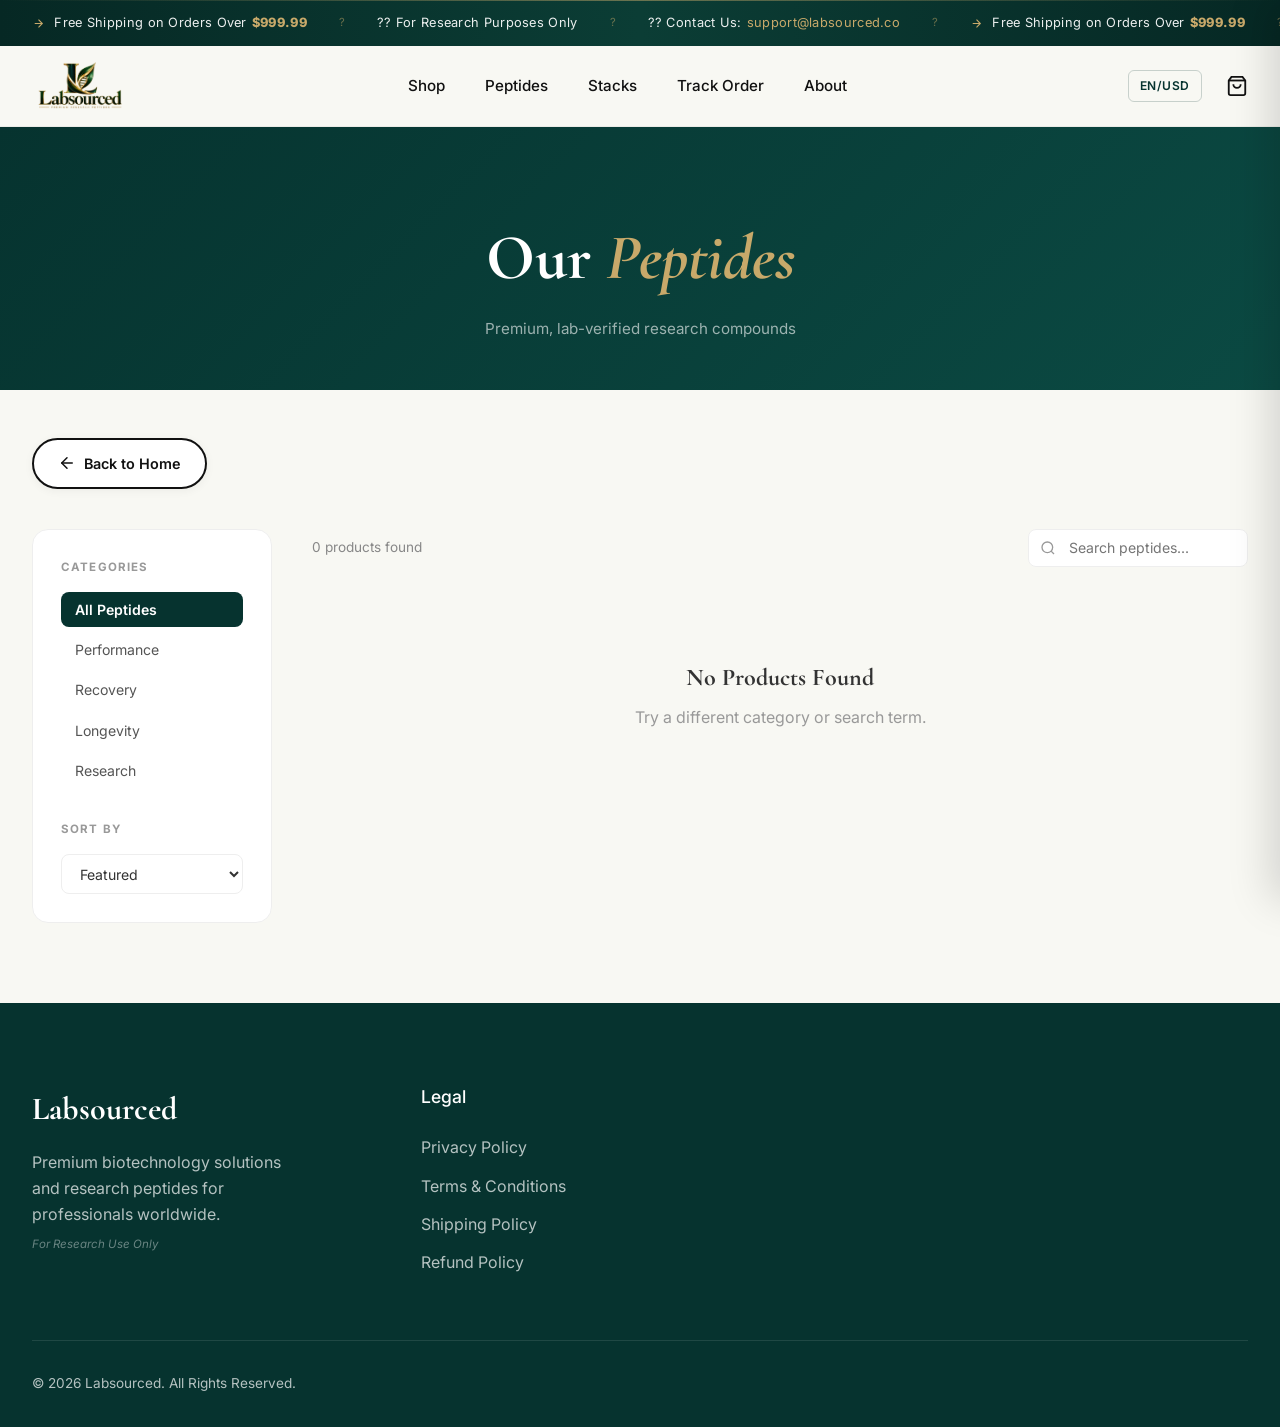
<file: checkout.html>
<!DOCTYPE html>
<html lang="en">
<head>
  <meta charset="UTF-8"><meta name="viewport" content="width=device-width, initial-scale=1.0">
  <title>Checkout | Labsourced</title>
  <link rel="preconnect" href="https://fonts.googleapis.com">
  <link rel="preconnect" href="https://fonts.gstatic.com" crossorigin>
  <link href="https://fonts.googleapis.com/css2?family=Cormorant+Garamond:ital,wght@0,400;0,500;0,600;0,700;1,400&family=Inter:wght@300;400;500;600&display=swap" rel="stylesheet">
  <link rel="stylesheet" href="css/style.css">
  <link rel="stylesheet" href="css/welcome.css">
  <link rel="stylesheet" href="css/checkout.css">
</head>
<body>
<header class="header" id="header">
  <div class="container header-inner">
    <div class="logo"><a href="index.html"><img src="Logo.png" alt="Labsourced" class="nav-logo"></a></div>
    <div style="display:flex;align-items:center;gap:.5rem;font-family:'Inter',sans-serif;font-size:.85rem;color:#888;">
      <svg width="14" height="14" viewBox="0 0 24 24" fill="none" stroke="currentColor" stroke-width="2"><rect x="3" y="11" width="18" height="11" rx="2"/><path d="M7 11V7a5 5 0 0 1 10 0v4"/></svg>
      Secure Checkout
    </div>
  </div>
</header>

<section class="checkout-section">
  <div class="checkout-container">
    <!-- Steps indicator -->
    <div class="checkout-steps" id="checkoutSteps">
      <div class="co-step active" data-step="1"><span class="step-num">1</span><span class="step-label">Information</span></div>
      <div class="co-step-line"></div>
      <div class="co-step" data-step="2"><span class="step-num">2</span><span class="step-label">Purpose</span></div>
      <div class="co-step-line"></div>
      <div class="co-step" data-step="3"><span class="step-num">3</span><span class="step-label">Payment</span></div>
      <div class="co-step-line"></div>
      <div class="co-step" data-step="4"><span class="step-num">4</span><span class="step-label">Confirm</span></div>
    </div>

    <div class="checkout-layout">
      <!-- Form Column -->
      <div class="checkout-form-col">

        <!-- STEP 1: Customer Information -->
        <div class="checkout-step-panel active" id="step1">
          <h2 class="checkout-step-title">Customer Information</h2>
          <div class="co-form-grid">
            <div class="form-group co-full"><label>Full Name *</label><input type="text" id="co_name" required placeholder="Dr. Jane Smith"></div>
            <div class="form-group co-full"><label>Email Address *</label><input type="email" id="co_email" required placeholder="jane@research.com"></div>
            <div class="form-group"><label>Country *</label>
              <select id="co_country" required>
                <option value="">Select Country...</option>
                <option>United States</option><option>United Kingdom</option><option>Canada</option>
                <option>Australia</option><option>Germany</option><option>France</option>
                <option>Spain</option><option>Italy</option><option>Netherlands</option>
                <option>Belgium</option><option>Switzerland</option><option>Sweden</option>
                <option>Norway</option><option>Denmark</option><option>Portugal</option>
                <option>South Africa</option><option>Nigeria</option><option>Kenya</option>
                <option>Ghana</option><option>Brazil</option><option>Mexico</option>
                <option>Japan</option><option>Singapore</option><option>UAE</option>
                <option>Other</option>
              </select>
            </div>
            <div class="form-group"><label>City *</label><input type="text" id="co_city" required placeholder="New York"></div>
            <div class="form-group co-full"><label>Address *</label><input type="text" id="co_address" required placeholder="123 Research Blvd, Suite 400"></div>
            <div class="form-group"><label>ZIP / Postal Code *</label><input type="text" id="co_zip" required placeholder="10001"></div>
            <div class="form-group"><label>Phone Number *</label><input type="tel" id="co_phone" required placeholder="+1 (555) 000-0000"></div>
            <div class="form-group co-full"><label>WhatsApp Number</label><input type="tel" id="co_whatsapp" placeholder="+1 (555) 000-0000"></div>
          </div>
          <div class="checkout-nav-btns">
            <a href="shop.html" class="btn btn-outline">← Back to Shop</a>
            <button class="btn btn-primary" onclick="goToStep(2)">Continue →</button>
          </div>
        </div>

        <!-- STEP 2: Purchase Purpose -->
        <div class="checkout-step-panel" id="step2">
          <h2 class="checkout-step-title">Purpose of Purchase</h2>
          <p class="checkout-step-desc">As a responsible research compound supplier, we require a brief statement of intended research use.</p>
          <div class="form-group">
            <label>Reason for Purchase *</label>
            <div class="reason-options">
              <label class="reason-opt"><input type="radio" name="reason" value="Academic / University Research"> Academic / University Research</label>
              <label class="reason-opt"><input type="radio" name="reason" value="Independent Research"> Independent Research</label>
              <label class="reason-opt"><input type="radio" name="reason" value="Clinical / Medical Research"> Clinical / Medical Research</label>
              <label class="reason-opt"><input type="radio" name="reason" value="Pharmaceutical Development"> Pharmaceutical Development</label>
              <label class="reason-opt"><input type="radio" name="reason" value="Personal Performance Research"> Personal Performance Research</label>
              <label class="reason-opt"><input type="radio" name="reason" value="Other"> Other</label>
            </div>
          </div>
          <div class="form-group">
            <label>Additional Notes (Optional)</label>
            <textarea id="co_notes" rows="3" placeholder="Any additional information about your research..."></textarea>
          </div>
          <div class="checkout-nav-btns">
            <button class="btn btn-outline" onclick="goToStep(1)">← Back</button>
            <button class="btn btn-primary" onclick="goToStep(3)">Continue →</button>
          </div>
        </div>

        <!-- STEP 3: Payment Method -->
        <div class="checkout-step-panel" id="step3">
          <h2 class="checkout-step-title">Payment Method</h2>
          <p class="checkout-step-desc">Select your preferred payment method. Our team will send payment instructions after your order is confirmed.</p>
          <div class="payment-methods-grid" id="paymentMethods">
            <label class="payment-card">
              <input type="radio" name="payment" value="Cash App" checked>
              <div class="payment-card-inner">
                <img src="Cashapp_logo.jfif" alt="Cash App" class="payment-icon-img">
                <span class="payment-name">Cash App</span>
              </div>
            </label>
            <label class="payment-card">
              <input type="radio" name="payment" value="Chime">
              <div class="payment-card-inner">
                <img src="Chime_logo.jfif" alt="Chime" class="payment-icon-img">
                <span class="payment-name">Chime</span>
              </div>
            </label>
            <label class="payment-card">
              <input type="radio" name="payment" value="Revolut">
              <div class="payment-card-inner">
                <img src="Revolut_Logo.jfif" alt="Revolut" class="payment-icon-img">
                <span class="payment-name">Revolut</span>
              </div>
            </label>
            <label class="payment-card">
              <input type="radio" name="payment" value="Crypto">
              <div class="payment-card-inner">
                <img src="Crypto_logo.png" alt="Crypto" class="payment-icon-img">
                <span class="payment-name">Crypto</span>
              </div>
            </label>
            <label class="payment-card">
              <input type="radio" name="payment" value="Bank Transfer">
              <div class="payment-card-inner">
                <img src="Banktransfer_logo.jfif" alt="Bank Transfer" class="payment-icon-img">
                <span class="payment-name">Bank Transfer</span>
              </div>
            </label>
            <label class="payment-card">
              <input type="radio" name="payment" value="Apple Pay">
              <div class="payment-card-inner">
                <img src="Applepay_logo.jfif" alt="Apple Pay" class="payment-icon-img">
                <span class="payment-name">Apple Pay</span>
              </div>
            </label>
            <label class="payment-card">
              <input type="radio" name="payment" value="Credit Card">
              <div class="payment-card-inner">
                <img src="Creditcard_logo.jfif" alt="Credit Card" class="payment-icon-img">
                <span class="payment-name">Credit Card</span>
              </div>
            </label>
            <label class="payment-card">
              <input type="radio" name="payment" value="Gift Card">
              <div class="payment-card-inner">
                <img src="giftcard_logo.jfif" alt="Gift Card" class="payment-icon-img">
                <span class="payment-name">Gift Card</span>
              </div>
            </label>
            <label class="payment-card">
              <input type="radio" name="payment" value="Zelle">
              <div class="payment-card-inner">
                <img src="Zelle Logo.jfif" alt="Zelle" class="payment-icon-img">
                <span class="payment-name">Zelle</span>
              </div>
            </label>
          </div>
          <div class="checkout-nav-btns">
            <button class="btn btn-outline" onclick="goToStep(2)">← Back</button>
            <button class="btn btn-primary" onclick="goToStep(4)">Review Order →</button>
          </div>
        </div>

        <!-- STEP 4: Order Confirmation -->
        <div class="checkout-step-panel" id="step4">
          <h2 class="checkout-step-title">Order Confirmation</h2>
          <div id="orderSummaryReview"></div>
          <div class="checkout-agree">
            <label class="agree-label">
              <input type="checkbox" id="agreeTerms">
              I confirm these products are for research purposes only and I agree to the <a href="pages/terms.html" target="_blank">Terms & Conditions</a>.
            </label>
          </div>
          <div class="checkout-nav-btns">
            <button class="btn btn-outline" onclick="goToStep(3)">← Back</button>
            <button class="btn btn-primary" id="placeOrderBtn" onclick="placeOrder()">🔒 Place Order</button>
          </div>
        </div>

        <!-- STEP 5: Success -->
        <div class="checkout-step-panel" id="step5">
          <div class="order-success">
            <div class="success-icon">✓</div>
            <h2>Order Placed Successfully!</h2>
            <p>Your research order has been received. Our team will contact you shortly with payment instructions.</p>
            <div class="tracking-display" id="trackingDisplay"></div>
            <div style="display:flex;gap:1rem;flex-wrap:wrap;justify-content:center;margin-top:2rem;">
              <a href="track.html" class="btn btn-primary">Track My Order</a>
              <a href="shop.html" class="btn btn-outline">Continue Shopping</a>
            </div>
          </div>
        </div>
      </div>

      <!-- Order Summary Column -->
      <aside class="checkout-summary-col">
        <div class="checkout-summary-box">
          <h3>Order Summary</h3>
          <div id="summaryItems"></div>

          <!-- Minimum Order Notice -->
          <div id="minOrderNotice" class="min-order-notice" style="display:none;">
            <span>⚠️ Minimum order is <strong>$190.00</strong>. Please add more items.</span>
          </div>

          <!-- Promo Code Section -->
          <div class="promo-code-section">
            <div class="promo-code-label">🎁 Have a promo code? <span>Get 10% off your order!</span></div>
            <div class="promo-input-row">
              <input type="text" id="promoCodeInput" placeholder="Enter promo code" autocomplete="off" spellcheck="false">
              <button id="applyPromoBtn" onclick="applyPromoCode()">Apply</button>
            </div>
            <div id="promoMessage" class="promo-message"></div>
          </div>

          <div class="summary-totals">
            <div class="summary-row"><span>Subtotal</span><span id="summarySubtotal"></span></div>
            <div class="summary-row" id="promoDiscountRow" style="display:none;">
              <span>Promo Discount (<span id="promoCodeApplied"></span>)</span>
              <span class="text-gold" id="promoDiscountAmount"></span>
            </div>
            <div class="summary-row"><span>Shipping</span><span id="summaryShipping">$35.00</span></div>
            <div class="summary-row summary-total"><span>Total (incl. shipping)</span><span id="summaryTotal"></span></div>
          </div>
          <div class="summary-currency-note" id="summaryCurrencyNote"></div>
        </div>
      </aside>
    </div>
  </div>
</section>

<script src="js/supabase.js"></script>
<script src="js/script.js"></script>
<script src="js/checkout.js"></script>
</body>
</html>
</file>
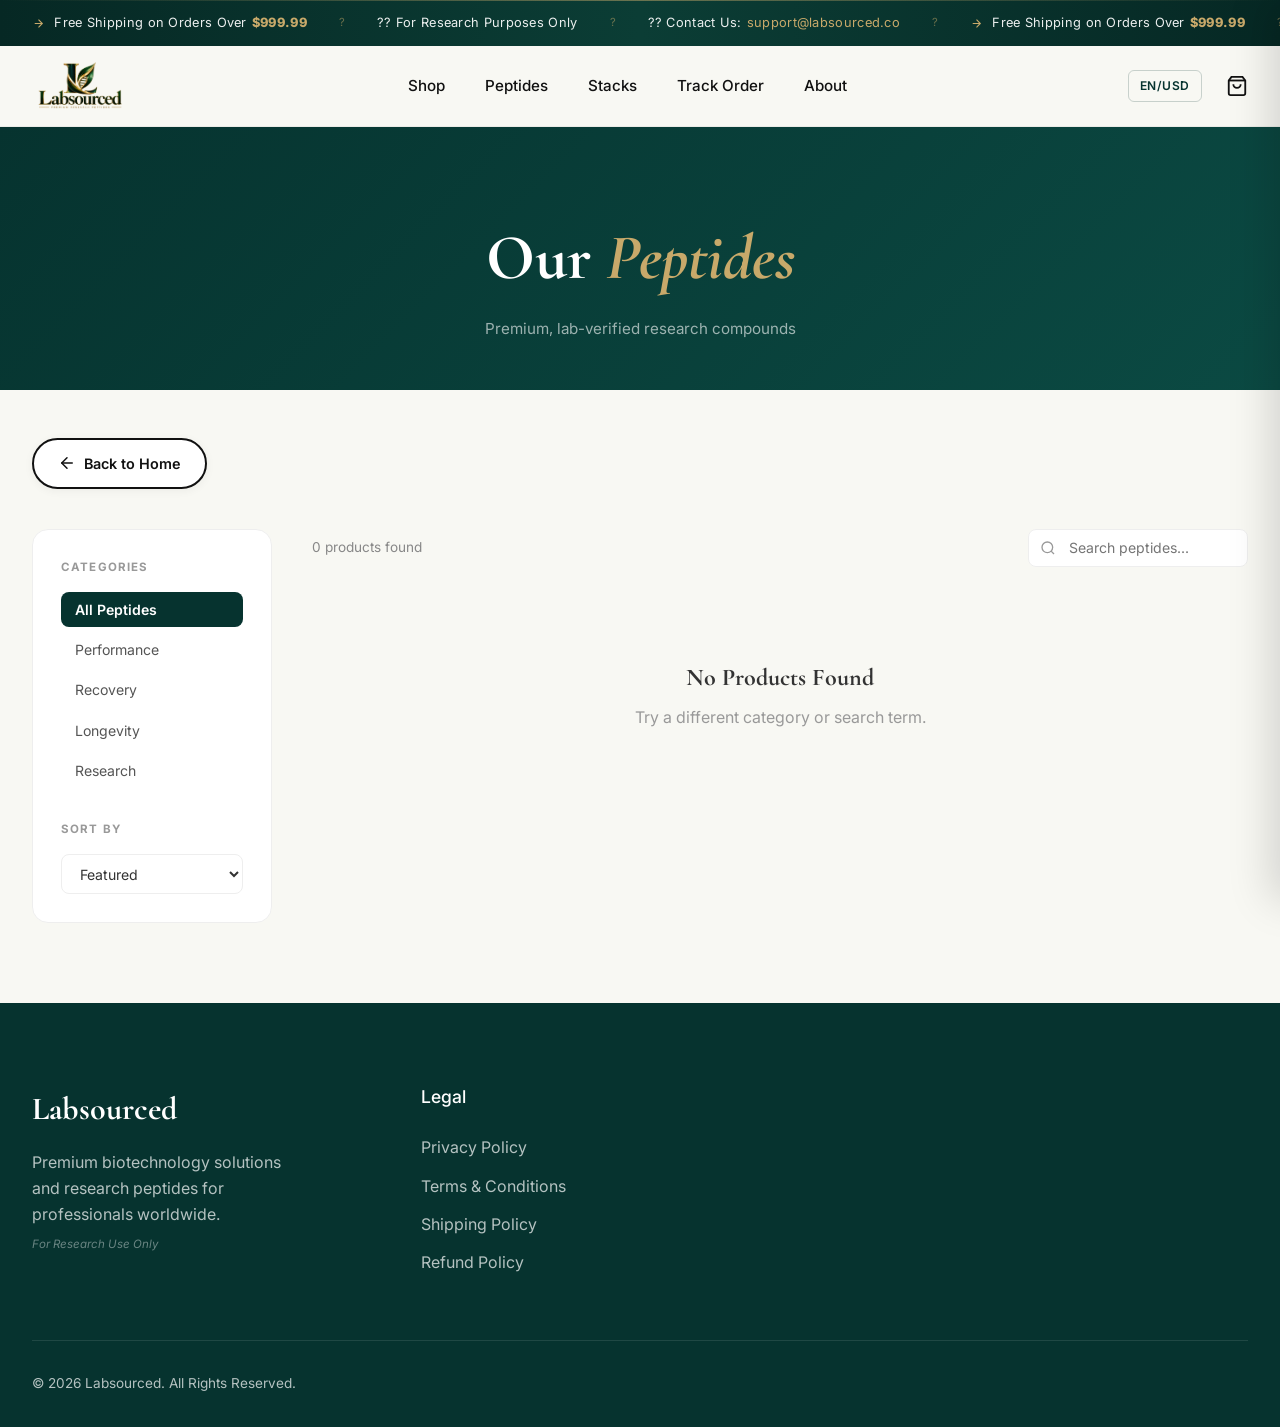
<file: product.html>
<!DOCTYPE html>
<html lang="en">
<head>
  <meta charset="UTF-8"><meta name="viewport" content="width=device-width, initial-scale=1.0">
  <title>Product | Labsourced</title>
  <link rel="preconnect" href="https://fonts.googleapis.com">
  <link rel="preconnect" href="https://fonts.gstatic.com" crossorigin>
  <link href="https://fonts.googleapis.com/css2?family=Cormorant+Garamond:ital,wght@0,400;0,500;0,600;0,700;1,400&family=Inter:wght@300;400;500;600&display=swap" rel="stylesheet">
  <link rel="stylesheet" href="css/style.css">
  <link rel="stylesheet" href="css/welcome.css">
  <link rel="stylesheet" href="css/product.css">
</head>
<body>
<div class="announcement-bar marquee-bar">
  <div class="marquee-track">
    <div class="marquee-content" id="marqueeContent">
      <span class="mq-item"><svg width="13" height="13" viewBox="0 0 24 24" fill="none" stroke="#C8A96A" stroke-width="2"><path d="M5 12h14M12 5l7 7-7 7"/></svg>&nbsp;Free Shipping on Orders Over <strong>$999.99</strong></span>
      <span class="mq-sep">?</span>
      <span class="mq-item">??&nbsp;For Research Purposes Only</span>
      <span class="mq-sep">?</span>
      <span class="mq-item">??&nbsp;Contact Us: <a href="mailto:support@labsourced.co" style="color:#C8A96A;text-decoration:none;">support@labsourced.co</a></span>
      <span class="mq-sep">?</span>
      <span class="mq-item"><svg width="13" height="13" viewBox="0 0 24 24" fill="none" stroke="#C8A96A" stroke-width="2"><path d="M5 12h14M12 5l7 7-7 7"/></svg>&nbsp;Free Shipping on Orders Over <strong>$999.99</strong></span>
      <span class="mq-sep">?</span>
      <span class="mq-item">??&nbsp;For Research Purposes Only</span>
      <span class="mq-sep">?</span>
      <span class="mq-item">??&nbsp;Contact Us: <a href="mailto:support@labsourced.co" style="color:#C8A96A;text-decoration:none;">support@labsourced.co</a></span>
      <span class="mq-sep">?</span>
      <span class="mq-item"><svg width="13" height="13" viewBox="0 0 24 24" fill="none" stroke="#C8A96A" stroke-width="2"><path d="M5 12h14M12 5l7 7-7 7"/></svg>&nbsp;Free Shipping on Orders Over <strong>$999.99</strong></span>
      <span class="mq-sep">?</span>
      <span class="mq-item">??&nbsp;For Research Purposes Only</span>
      <span class="mq-sep">?</span>
      <span class="mq-item">??&nbsp;Contact Us: <a href="mailto:support@labsourced.co" style="color:#C8A96A;text-decoration:none;">support@labsourced.co</a></span>
      <span class="mq-sep">?</span>
    </div>
  </div>
</div>
<header class="header" id="header">
  <div class="container header-inner">
    <button class="mobile-menu-btn" id="mobileMenuBtn"><span></span><span></span><span></span></button>
    <div class="logo"><a href="index.html"><img src="Logo.png" alt="Labsourced" class="nav-logo"></a></div>
    <nav class="desktop-nav"><ul class="nav-links">
      <li><a href="shop.html" data-t="shop">Shop</a></li>
      <li><a href="track.html" data-t="track_order">Track Order</a></li>
    </ul></nav>
    <div class="header-icons">
      <div class="lang-currency-display desktop-only" id="langCurrencyDisplay"><span id="currentLang">EN</span> / <span id="currentCurrency">USD</span></div>
      <button aria-label="Cart" class="icon-btn cart-icon-btn" id="cartBtn">
        <svg width="22" height="22" viewBox="0 0 24 24" fill="none" stroke="currentColor" stroke-width="2"><path d="M6 2L3 6v14a2 2 0 0 0 2 2h14a2 2 0 0 0 2-2V6l-3-4z"/><line x1="3" y1="6" x2="21" y2="6"/><path d="M16 10a4 4 0 0 1-8 0"/></svg>
        <span class="cart-count">0</span>
      </button>
    </div>
  </div>
  <div class="mobile-nav-overlay" id="mobileNav">
    <button class="mobile-close-btn" id="mobileCloseBtn">✕</button>
    <ul class="mobile-nav-links">
      <li><a href="shop.html">Shop</a></li>
      <li><a href="track.html">Track Order</a></li>
      <li><a href="index.html#faqSection">FAQ</a></li>
      <li><a href="index.html#blogSection">Blog</a></li>
    </ul>
  </div>
</header>
<div class="cart-overlay" id="cartOverlay"></div>
<div class="cart-drawer" id="cartDrawer">
  <div class="cart-drawer-header"><h3>Cart</h3><button class="cart-close-btn" id="cartCloseBtn">✕</button></div>
  <div class="cart-items" id="cartItems"></div>
  <div class="cart-drawer-footer" id="cartFooter" style="display:none">
    <div class="cart-total-row"><span>Total</span><span id="cartTotal"></span></div>
    <a href="checkout.html" class="btn btn-primary btn-full">Checkout</a>
    <p class="cart-note">For Research Use Only</p>
  </div>
</div>

<!-- Breadcrumb -->
<div class="product-breadcrumb"><div class="container"><a href="index.html">Home</a> / <a href="shop.html">Shop</a> / <span id="breadcrumbProduct">Product</span></div></div>

<!-- Product Detail -->
<section class="product-detail-section">
  <div class="container">
    <div style="margin-bottom: 1.5rem;">
      <a href="index.html" class="btn btn-outline" style="display:inline-flex;align-items:center;gap:8px;padding:0.75rem 1.5rem;border-radius:30px;font-size:0.9rem;border-color:var(--border);color:var(--primary);background:#fff;box-shadow:0 2px 10px rgba(0,0,0,0.05);transition:all 0.3s;" onmouseover="this.style.borderColor='var(--primary)'; this.style.transform='translateY(-2px)';" onmouseout="this.style.borderColor='var(--border)'; this.style.transform='none';">
        <svg width="18" height="18" viewBox="0 0 24 24" fill="none" stroke="currentColor" stroke-width="2" stroke-linecap="round" stroke-linejoin="round"><line x1="19" y1="12" x2="5" y2="12"></line><polyline points="12 19 5 12 12 5"></polyline></svg>
        Back to Home
      </a>
    </div>
    <div id="productDetailContent" class="product-detail-loading">
      <div class="pd-image-side skeleton" style="min-height:400px;border-radius:20px;"></div>
      <div class="pd-info-side">
        <div style="height:2rem;width:60%;background:#eee;border-radius:8px;margin-bottom:1rem;"></div>
        <div style="height:3rem;width:90%;background:#eee;border-radius:8px;margin-bottom:2rem;"></div>
      </div>
    </div>
  </div>
</section>

<!-- Reviews Section -->
<section class="reviews-section" id="reviewsSection" style="display:none">
  <div class="container">
    <h2 class="section-title" data-t="reviews">Reviews</h2>
    <div class="reviews-summary" id="reviewsSummary"></div>
    <div class="reviews-list" id="reviewsList"></div>
    <div class="review-form-wrap">
      <h3>Write a Review</h3>
      <form id="reviewForm" onsubmit="submitReview(event)">
        <div class="review-form-grid">
          <div class="form-group"><label>Your Name *</label><input type="text" id="reviewName" required placeholder="Dr. Jane Smith"></div>
          <div class="form-group"><label>Email</label><input type="email" id="reviewEmail" placeholder="jane@lab.com"></div>
        </div>
        <div class="form-group">
          <label>Rating *</label>
          <div class="star-rating-input" id="starRatingInput">
            <span class="star-inp" data-val="1">★</span>
            <span class="star-inp" data-val="2">★</span>
            <span class="star-inp" data-val="3">★</span>
            <span class="star-inp" data-val="4">★</span>
            <span class="star-inp" data-val="5">★</span>
          </div>
          <input type="hidden" id="reviewRating" value="5">
        </div>
        <div class="form-group"><label>Review Title</label><input type="text" id="reviewTitle" placeholder="Excellent quality..."></div>
        <div class="form-group"><label>Your Review *</label><textarea id="reviewBody" rows="4" required placeholder="Share your experience..."></textarea></div>
        <button type="submit" class="btn btn-primary">Submit Review</button>
        <p style="font-size:.78rem;color:#999;margin-top:.75rem;">Reviews are approved by our team before publishing.</p>
      </form>
    </div>
  </div>
</section>

<!-- Related Products -->
<section class="related-section" id="relatedSection" style="display:none">
  <div class="container">
    <h2 class="section-title" data-t="related">Related Products</h2>
    <div class="product-grid" id="relatedGrid"></div>
  </div>
</section>

<footer class="footer">
  <div class="container footer-inner">
    <div class="footer-col brand-col"><h3 class="footer-logo">Labsourced</h3><p>Premium biotechnology solutions for professionals worldwide.</p><p class="footer-research-note">For Research Use Only</p></div>
    <div class="footer-col"><h4>Legal</h4><ul>
      <li><a href="pages/privacy.html">Privacy Policy</a></li>
      <li><a href="pages/terms.html">Terms & Conditions</a></li>
      <li><a href="pages/shipping.html">Shipping Policy</a></li>
    </ul></div>
  </div>
  <div class="container"><div class="footer-bottom"><p>© 2026 Labsourced. All Rights Reserved.</p></div></div>
</footer>

<script src="js/supabase.js"></script>
<script src="js/script.js"></script>
<script src="js/product.js"></script>
</body>
</html>
</file>
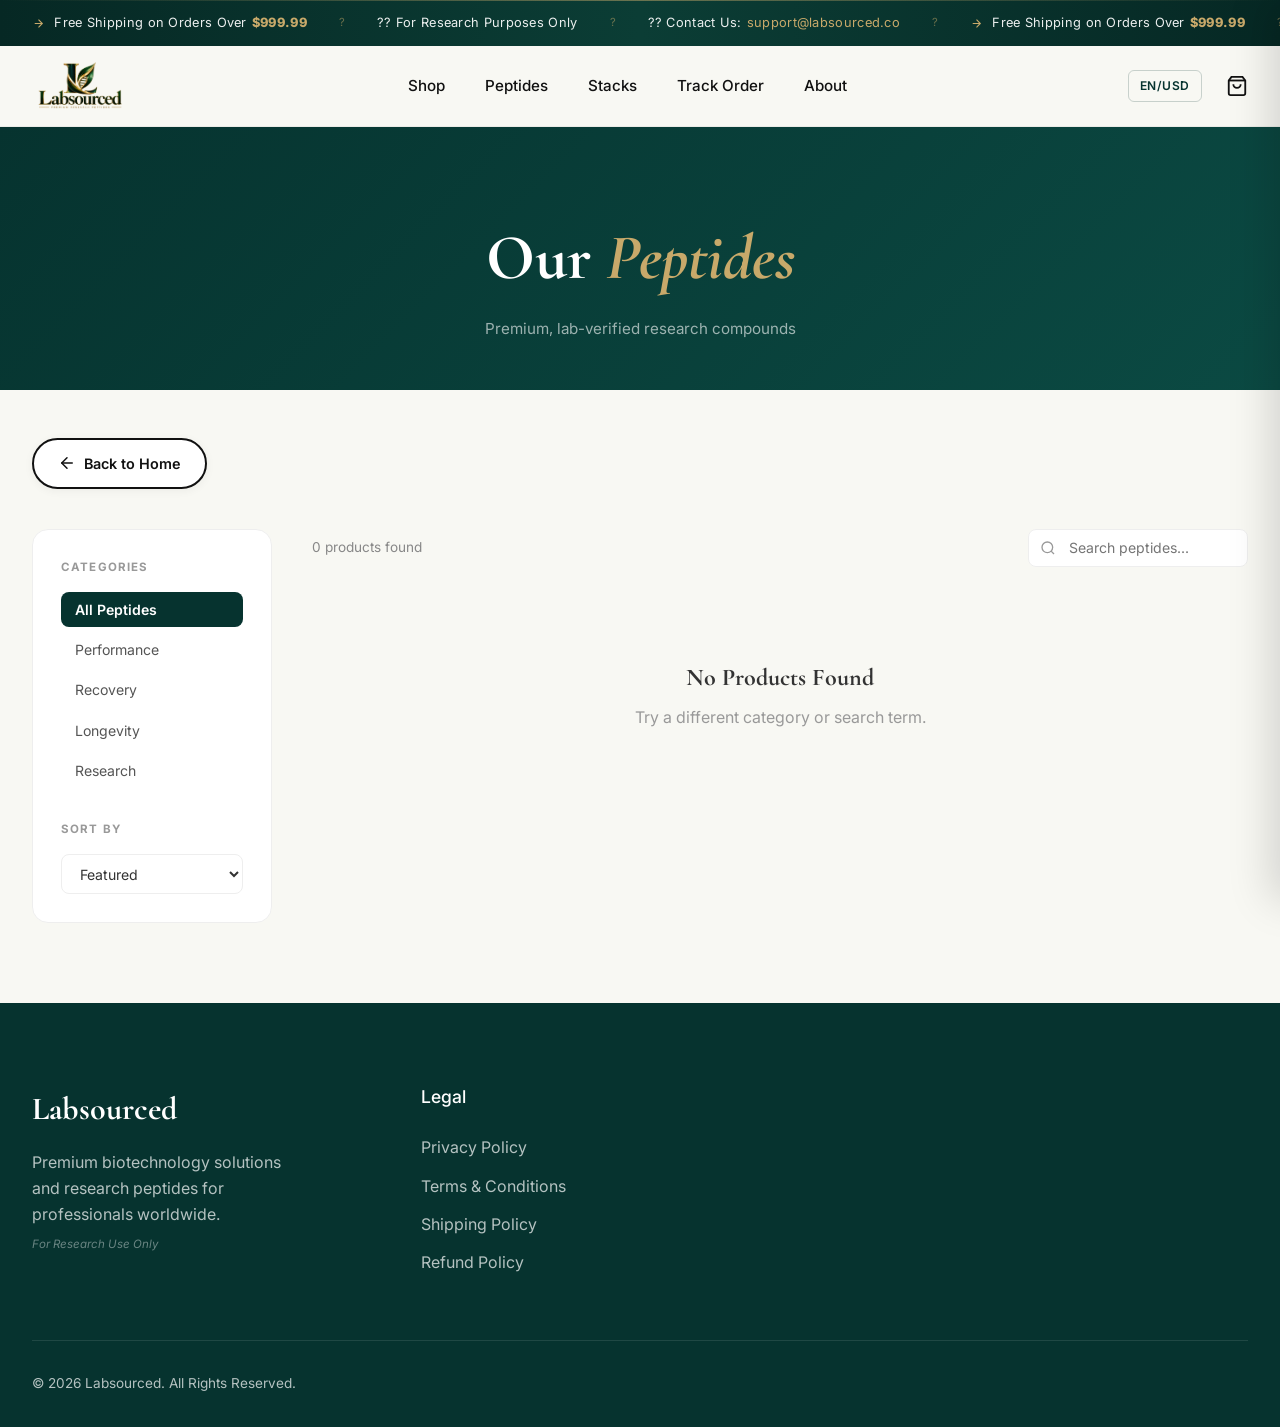
<file: shop.html>
<!DOCTYPE html>
<html lang="en">
<head>
  <meta charset="UTF-8">
  <meta name="viewport" content="width=device-width, initial-scale=1.0">
  <meta name="description" content="Labsourced Shop — Browse all premium research peptides. Performance, recovery, longevity, and research compounds. 99%+ purity, worldwide shipping.">
  <meta name="robots" content="index, follow">
  <link rel="canonical" href="https://www.labsourced.co/shop.html">
  <title>Shop | Labsourced</title>
  <link rel="preconnect" href="https://fonts.googleapis.com">
  <link rel="preconnect" href="https://fonts.gstatic.com" crossorigin>
  <link href="https://fonts.googleapis.com/css2?family=Cormorant+Garamond:ital,wght@0,400;0,500;0,600;0,700;1,400&family=Inter:wght@300;400;500;600&display=swap" rel="stylesheet">
  <link rel="stylesheet" href="css/style.css">
  <link rel="stylesheet" href="css/welcome.css">
  <link rel="stylesheet" href="css/shop.css">
</head>
<body>
<!-- Announcement -->
<div class="announcement-bar marquee-bar">
  <div class="marquee-track">
    <div class="marquee-content" id="marqueeContent">
      <span class="mq-item"><svg width="13" height="13" viewBox="0 0 24 24" fill="none" stroke="#C8A96A" stroke-width="2"><path d="M5 12h14M12 5l7 7-7 7"/></svg>&nbsp;Free Shipping on Orders Over <strong>$999.99</strong></span>
      <span class="mq-sep">?</span>
      <span class="mq-item">??&nbsp;For Research Purposes Only</span>
      <span class="mq-sep">?</span>
      <span class="mq-item">??&nbsp;Contact Us: <a href="mailto:support@labsourced.co" style="color:#C8A96A;text-decoration:none;">support@labsourced.co</a></span>
      <span class="mq-sep">?</span>
      <span class="mq-item"><svg width="13" height="13" viewBox="0 0 24 24" fill="none" stroke="#C8A96A" stroke-width="2"><path d="M5 12h14M12 5l7 7-7 7"/></svg>&nbsp;Free Shipping on Orders Over <strong>$999.99</strong></span>
      <span class="mq-sep">?</span>
      <span class="mq-item">??&nbsp;For Research Purposes Only</span>
      <span class="mq-sep">?</span>
      <span class="mq-item">??&nbsp;Contact Us: <a href="mailto:support@labsourced.co" style="color:#C8A96A;text-decoration:none;">support@labsourced.co</a></span>
      <span class="mq-sep">?</span>
      <span class="mq-item"><svg width="13" height="13" viewBox="0 0 24 24" fill="none" stroke="#C8A96A" stroke-width="2"><path d="M5 12h14M12 5l7 7-7 7"/></svg>&nbsp;Free Shipping on Orders Over <strong>$999.99</strong></span>
      <span class="mq-sep">?</span>
      <span class="mq-item">??&nbsp;For Research Purposes Only</span>
      <span class="mq-sep">?</span>
      <span class="mq-item">??&nbsp;Contact Us: <a href="mailto:support@labsourced.co" style="color:#C8A96A;text-decoration:none;">support@labsourced.co</a></span>
      <span class="mq-sep">?</span>
    </div>
  </div>
</div>

<!-- Header -->
<header class="header" id="header">
  <div class="container header-inner">
    <button class="mobile-menu-btn" aria-label="Toggle Menu" id="mobileMenuBtn"><span></span><span></span><span></span></button>
    <div class="logo"><a href="index.html"><img src="Logo.png" alt="Labsourced" class="nav-logo"></a></div>
    <nav class="desktop-nav">
      <ul class="nav-links">
        <li><a href="shop.html" class="active" data-t="shop">Shop</a></li>
        <li><a href="shop.html" data-t="peptides">Peptides</a></li>
        <li><a href="shop.html" data-t="stacks">Stacks</a></li>
        <li><a href="track.html" data-t="track_order">Track Order</a></li>
        <li><a href="pages/privacy.html" data-t="about">About</a></li>
      </ul>
    </nav>
    <div class="header-icons">
      <div class="lang-currency-display desktop-only" id="langCurrencyDisplay">
        <span id="currentLang">EN</span> / <span id="currentCurrency">USD</span>
      </div>
      <button aria-label="Cart" class="icon-btn cart-icon-btn" id="cartBtn">
        <svg width="22" height="22" viewBox="0 0 24 24" fill="none" stroke="currentColor" stroke-width="2"><path d="M6 2L3 6v14a2 2 0 0 0 2 2h14a2 2 0 0 0 2-2V6l-3-4z"/><line x1="3" y1="6" x2="21" y2="6"/><path d="M16 10a4 4 0 0 1-8 0"/></svg>
        <span class="cart-count">0</span>
      </button>
    </div>
  </div>
  <div class="mobile-nav-overlay" id="mobileNav">
    <button class="mobile-close-btn" id="mobileCloseBtn">✕</button>
    <ul class="mobile-nav-links">
      <li><a href="shop.html">Shop</a></li>
      <li><a href="track.html">Track Order</a></li>
      <li><a href="index.html#faqSection">FAQ</a></li>
      <li><a href="index.html#blogSection">Blog</a></li>
    </ul>
  </div>
</header>

<!-- Cart Drawer -->
<div class="cart-overlay" id="cartOverlay"></div>
<div class="cart-drawer" id="cartDrawer">
  <div class="cart-drawer-header"><h3 data-t="cart">Cart</h3><button class="cart-close-btn" id="cartCloseBtn">✕</button></div>
  <div class="cart-items" id="cartItems"></div>
  <div class="cart-drawer-footer" id="cartFooter" style="display:none">
    <div class="cart-total-row"><span data-t="total">Total</span><span id="cartTotal"></span></div>
    <a href="checkout.html" class="btn btn-primary btn-full" data-t="checkout">Checkout</a>
    <p class="cart-note">For Research Use Only</p>
  </div>
</div>

<!-- Shop Hero -->
<section class="shop-hero">
  <div class="container">
    <h1 class="shop-hero-title">Our <em>Peptides</em></h1>
    <p class="shop-hero-sub">Premium, lab-verified research compounds</p>
  </div>
</section>

<!-- Shop Layout -->
<section class="shop-section">
  <div class="container">
    <div style="margin-bottom: 2.5rem;">
      <a href="index.html" class="btn btn-outline" style="display:inline-flex;align-items:center;gap:8px;padding:0.75rem 1.5rem;border-radius:30px;font-size:0.9rem;border-color:var(--border);color:var(--primary);background:#fff;box-shadow:0 2px 10px rgba(0,0,0,0.05);transition:all 0.3s;" onmouseover="this.style.borderColor='var(--primary)'; this.style.transform='translateY(-2px)';" onmouseout="this.style.borderColor='var(--border)'; this.style.transform='none';">
        <svg width="18" height="18" viewBox="0 0 24 24" fill="none" stroke="currentColor" stroke-width="2" stroke-linecap="round" stroke-linejoin="round"><line x1="19" y1="12" x2="5" y2="12"></line><polyline points="12 19 5 12 12 5"></polyline></svg>
        Back to Home
      </a>
    </div>
    <div class="shop-layout">
      <!-- Sidebar -->
      <aside class="shop-sidebar">
        <div class="sidebar-block">
          <h4>Categories</h4>
          <ul class="cat-filter-list" id="catFilterList">
            <li><button class="cat-filter-btn active" data-cat="">All Peptides</button></li>
          </ul>
        </div>
        <div class="sidebar-block">
          <h4>Sort By</h4>
          <select id="sortSelect" class="shop-select">
            <option value="sort_order.asc">Featured</option>
            <option value="name.asc">Name A-Z</option>
            <option value="name.desc">Name Z-A</option>
          </select>
        </div>
      </aside>
      <!-- Products -->
      <main class="shop-main">
        <div class="shop-toolbar">
          <p class="shop-count" id="shopCount">Loading products...</p>
          <div class="shop-search-wrap">
            <input type="search" id="shopSearch" placeholder="Search peptides..." class="shop-search-input">
          </div>
        </div>
        <div class="product-grid" id="shopProductGrid">
          <div class="product-card skeleton"></div>
          <div class="product-card skeleton"></div>
          <div class="product-card skeleton"></div>
          <div class="product-card skeleton"></div>
          <div class="product-card skeleton"></div>
          <div class="product-card skeleton"></div>
        </div>
      </main>
    </div>
  </div>
</section>

<!-- Footer -->
<footer class="footer">
  <div class="container footer-inner">
    <div class="footer-col brand-col">
      <h3 class="footer-logo">Labsourced</h3>
      <p>Premium biotechnology solutions and research peptides for professionals worldwide.</p>
      <p class="footer-research-note">For Research Use Only</p>
    </div>
    <div class="footer-col">
      <h4>Legal</h4>
      <ul>
        <li><a href="pages/privacy.html">Privacy Policy</a></li>
        <li><a href="pages/terms.html">Terms & Conditions</a></li>
        <li><a href="pages/shipping.html">Shipping Policy</a></li>
        <li><a href="pages/refund.html">Refund Policy</a></li>
      </ul>
    </div>
  </div>
  <div class="container"><div class="footer-bottom"><p>© 2026 Labsourced. All Rights Reserved.</p></div></div>
</footer>

<script src="js/supabase.js"></script>
<script src="js/script.js"></script>
<script src="js/shop.js"></script>
</body>
</html>
</file>
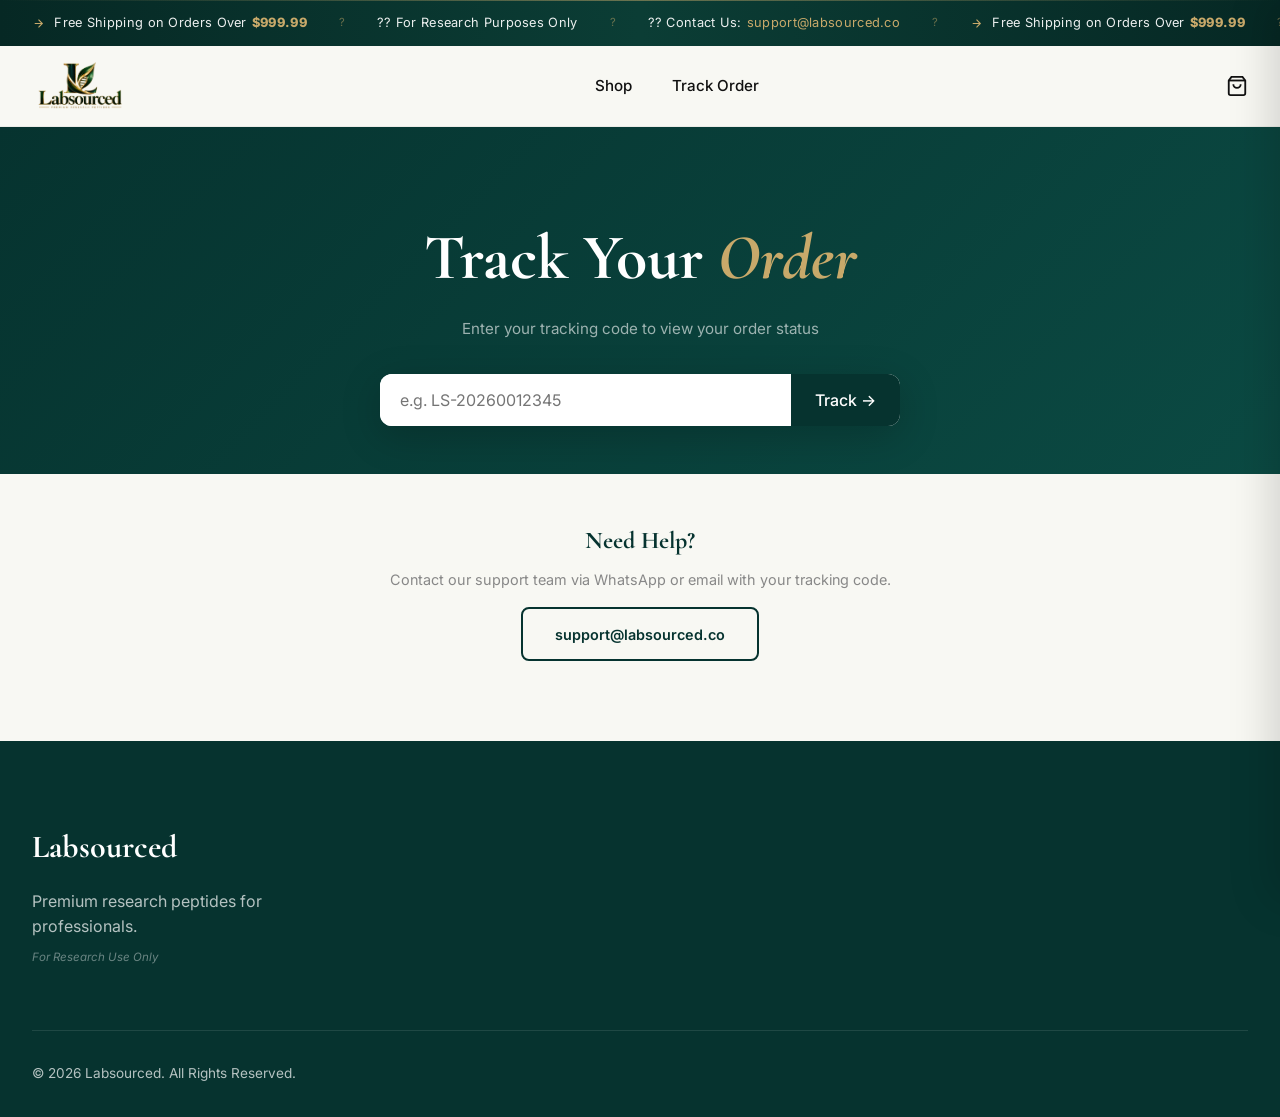
<file: track.html>
<!DOCTYPE html>
<html lang="en">
<head>
  <meta charset="UTF-8"><meta name="viewport" content="width=device-width, initial-scale=1.0">
  <meta name="description" content="Track your Labsourced research peptide order using your tracking code.">
  <title>Track Order | Labsourced</title>
  <link rel="preconnect" href="https://fonts.googleapis.com">
  <link rel="preconnect" href="https://fonts.gstatic.com" crossorigin>
  <link href="https://fonts.googleapis.com/css2?family=Cormorant+Garamond:ital,wght@0,400;0,500;0,600;0,700;1,400&family=Inter:wght@300;400;500;600&display=swap" rel="stylesheet">
  <link rel="stylesheet" href="css/style.css">
  <link rel="stylesheet" href="css/welcome.css">
</head>
<body>
<div class="announcement-bar marquee-bar">
  <div class="marquee-track">
    <div class="marquee-content" id="marqueeContent">
      <span class="mq-item"><svg width="13" height="13" viewBox="0 0 24 24" fill="none" stroke="#C8A96A" stroke-width="2"><path d="M5 12h14M12 5l7 7-7 7"/></svg>&nbsp;Free Shipping on Orders Over <strong>$999.99</strong></span>
      <span class="mq-sep">?</span>
      <span class="mq-item">??&nbsp;For Research Purposes Only</span>
      <span class="mq-sep">?</span>
      <span class="mq-item">??&nbsp;Contact Us: <a href="mailto:support@labsourced.co" style="color:#C8A96A;text-decoration:none;">support@labsourced.co</a></span>
      <span class="mq-sep">?</span>
      <span class="mq-item"><svg width="13" height="13" viewBox="0 0 24 24" fill="none" stroke="#C8A96A" stroke-width="2"><path d="M5 12h14M12 5l7 7-7 7"/></svg>&nbsp;Free Shipping on Orders Over <strong>$999.99</strong></span>
      <span class="mq-sep">?</span>
      <span class="mq-item">??&nbsp;For Research Purposes Only</span>
      <span class="mq-sep">?</span>
      <span class="mq-item">??&nbsp;Contact Us: <a href="mailto:support@labsourced.co" style="color:#C8A96A;text-decoration:none;">support@labsourced.co</a></span>
      <span class="mq-sep">?</span>
      <span class="mq-item"><svg width="13" height="13" viewBox="0 0 24 24" fill="none" stroke="#C8A96A" stroke-width="2"><path d="M5 12h14M12 5l7 7-7 7"/></svg>&nbsp;Free Shipping on Orders Over <strong>$999.99</strong></span>
      <span class="mq-sep">?</span>
      <span class="mq-item">??&nbsp;For Research Purposes Only</span>
      <span class="mq-sep">?</span>
      <span class="mq-item">??&nbsp;Contact Us: <a href="mailto:support@labsourced.co" style="color:#C8A96A;text-decoration:none;">support@labsourced.co</a></span>
      <span class="mq-sep">?</span>
    </div>
  </div>
</div>
<header class="header" id="header">
  <div class="container header-inner">
    <button class="mobile-menu-btn" id="mobileMenuBtn"><span></span><span></span><span></span></button>
    <div class="logo"><a href="index.html"><img src="Logo.png" alt="Labsourced" class="nav-logo"></a></div>
    <nav class="desktop-nav"><ul class="nav-links">
      <li><a href="shop.html">Shop</a></li>
      <li><a href="track.html" class="active">Track Order</a></li>
    </ul></nav>
    <div class="header-icons">
      <button aria-label="Cart" class="icon-btn cart-icon-btn" id="cartBtn">
        <svg width="22" height="22" viewBox="0 0 24 24" fill="none" stroke="currentColor" stroke-width="2"><path d="M6 2L3 6v14a2 2 0 0 0 2 2h14a2 2 0 0 0 2-2V6l-3-4z"/><line x1="3" y1="6" x2="21" y2="6"/><path d="M16 10a4 4 0 0 1-8 0"/></svg>
        <span class="cart-count">0</span>
      </button>
    </div>
  </div>
  <div class="mobile-nav-overlay" id="mobileNav">
    <button class="mobile-close-btn" id="mobileCloseBtn">✕</button>
    <ul class="mobile-nav-links">
      <li><a href="shop.html">Shop</a></li>
      <li><a href="track.html">Track Order</a></li>
      <li><a href="index.html#faqSection">FAQ</a></li>
      <li><a href="index.html#blogSection">Blog</a></li>
    </ul>
  </div>
</header>
<div class="cart-overlay" id="cartOverlay"></div>
<div class="cart-drawer" id="cartDrawer">
  <div class="cart-drawer-header"><h3>Cart</h3><button class="cart-close-btn" id="cartCloseBtn">✕</button></div>
  <div class="cart-items" id="cartItems"></div>
  <div class="cart-drawer-footer" id="cartFooter" style="display:none">
    <div class="cart-total-row"><span>Total</span><span id="cartTotal"></span></div>
    <a href="checkout.html" class="btn btn-primary btn-full">Checkout</a>
  </div>
</div>

<section class="track-hero">
  <div class="container">
    <h1 class="track-title">Track Your <em>Order</em></h1>
    <p class="track-sub">Enter your tracking code to view your order status</p>
    <form class="track-form" id="trackForm" onsubmit="trackOrder(event)">
      <div class="track-input-group">
        <input type="text" id="trackingInput" class="track-input" placeholder="e.g. LS-20260012345" required>
        <button type="submit" class="btn btn-primary track-btn">Track →</button>
      </div>
    </form>
  </div>
</section>

<section class="track-result-section" id="trackResultSection" style="display:none">
  <div class="container">
    <div id="trackResult"></div>
  </div>
</section>

<section style="padding:3rem 0 5rem;background:#f8f8f3;">
  <div class="container" style="text-align:center;">
    <h3 style="font-family:'Cormorant Garamond',serif;font-size:1.5rem;color:#06332F;margin-bottom:.5rem;">Need Help?</h3>
    <p style="font-family:'Inter',sans-serif;font-size:.9rem;color:#888;">Contact our support team via WhatsApp or email with your tracking code.</p>
    <a href="mailto:support@labsourced.co" class="btn btn-outline" style="margin-top:1rem;display:inline-block;">support@labsourced.co</a>
  </div>
</section>

<footer class="footer">
  <div class="container footer-inner">
    <div class="footer-col brand-col"><h3 class="footer-logo">Labsourced</h3><p>Premium research peptides for professionals.</p><p class="footer-research-note">For Research Use Only</p></div>
  </div>
  <div class="container"><div class="footer-bottom"><p>© 2026 Labsourced. All Rights Reserved.</p></div></div>
</footer>

<style>
.track-hero { background: linear-gradient(135deg,#06332F 0%,#0B4A43 100%); padding:5rem 0 3rem; text-align:center; }
.track-title { font-family:'Cormorant Garamond',serif; font-size:clamp(2.5rem,5vw,4rem); font-weight:700; color:#fff; margin-bottom:.5rem; }
.track-title em { color:#C8A96A; font-style:italic; }
.track-sub { color:rgba(255,255,255,.6); font-family:'Inter',sans-serif; font-size:.95rem; margin-bottom:2rem; }
.track-form { display:flex; justify-content:center; }
.track-input-group { display:flex; background:#fff; border-radius:12px; overflow:hidden; box-shadow:0 10px 40px rgba(0,0,0,.2); max-width:520px; width:100%; }
.track-input { flex:1; padding:1rem 1.25rem; border:none; outline:none; font-family:'Inter',sans-serif; font-size:1rem; color:#111; min-width:0; }
.track-btn { border-radius:0; padding:1rem 1.5rem; white-space:nowrap; }

.track-result-section { padding:3rem 0; }

/* Order status card */
.track-card { background:#fff; border-radius:20px; border:1px solid #eee; overflow:hidden; max-width:680px; margin:0 auto; }
.track-card-header { background:linear-gradient(135deg,#06332F,#0B4A43); padding:1.75rem 2rem; }
.tc-tracking { font-family:'Inter',sans-serif; font-size:.72rem; font-weight:700; letter-spacing:.1em; text-transform:uppercase; color:rgba(255,255,255,.6); margin-bottom:.25rem; }
.tc-code { font-family:'Cormorant Garamond',serif; font-size:1.8rem; font-weight:700; color:#C8A96A; }
.tc-meta { display:flex; gap:2rem; margin-top:1rem; flex-wrap:wrap; }
.tc-meta-item { font-family:'Inter',sans-serif; font-size:.82rem; color:rgba(255,255,255,.7); }
.tc-meta-item strong { color:#fff; display:block; font-size:.92rem; }

.track-card-body { padding:2rem; }
.track-status-label { font-family:'Inter',sans-serif; font-size:.72rem; font-weight:700; letter-spacing:.1em; text-transform:uppercase; color:#999; margin-bottom:1.25rem; }

/* Timeline */
.status-timeline { display:flex; flex-direction:column; gap:0; }
.status-step { display:flex; gap:1rem; align-items:flex-start; }
.status-step-icon { display:flex; flex-direction:column; align-items:center; flex-shrink:0; }
.ss-circle { width:32px; height:32px; border-radius:50%; border:2px solid #ddd; background:#fff; display:flex; align-items:center; justify-content:center; font-size:.85rem; color:#ccc; transition:all .3s; }
.ss-circle.done { background:#06332F; border-color:#06332F; color:#fff; }
.ss-circle.current { background:#C8A96A; border-color:#C8A96A; color:#fff; animation:pulse 1.5s infinite; }
.ss-line { width:2px; height:40px; background:#eee; margin:2px auto; }
.ss-line.done { background:#06332F; }
.status-step:last-child .ss-line { display:none; }
.status-step-label { padding-top:.4rem; }
.ssl-name { font-family:'Inter',sans-serif; font-size:.9rem; font-weight:600; color:#333; }
.ssl-name.done { color:#06332F; }
.ssl-name.current { color:#C8A96A; font-weight:700; }
.ssl-name.pending { color:#ccc; }
.ssl-date { font-family:'Inter',sans-serif; font-size:.75rem; color:#aaa; margin-top:.15rem; }

@keyframes pulse { 0%,100%{box-shadow:0 0 0 0 rgba(200,169,106,.4)} 50%{box-shadow:0 0 0 8px rgba(200,169,106,0)} }

/* Order items in track */
.track-items { margin-top:1.5rem; padding-top:1.5rem; border-top:1px solid #f0f0f0; }
.track-items h4 { font-family:'Inter',sans-serif; font-size:.78rem; font-weight:700; text-transform:uppercase; letter-spacing:.08em; color:#999; margin-bottom:1rem; }
.track-item { display:flex; gap:.75rem; padding:.6rem 0; border-bottom:1px solid #f8f8f8; align-items:center; }
.track-item-img { width:48px; height:48px; object-fit:contain; background:#f8f8f3; border-radius:8px; }
.track-item-name { font-family:'Inter',sans-serif; font-size:.88rem; font-weight:600; color:#111; }
.track-item-var { font-family:'Inter',sans-serif; font-size:.75rem; color:#999; }
.track-item-price { margin-left:auto; font-family:'Inter',sans-serif; font-size:.88rem; font-weight:700; color:#06332F; }

.track-not-found { text-align:center; padding:3rem 2rem; background:#fff; border-radius:20px; border:1px solid #eee; max-width:480px; margin:0 auto; }
.track-not-found h3 { font-family:'Cormorant Garamond',serif; font-size:1.5rem; color:#06332F; margin-bottom:.5rem; }
.track-not-found p { font-family:'Inter',sans-serif; font-size:.9rem; color:#888; }

@media(max-width:520px) { .track-input-group { flex-direction:column; border-radius:12px; } .track-input { border-radius:12px 12px 0 0; } .track-btn { border-radius:0 0 12px 12px; } }
</style>

<script src="js/supabase.js"></script>
<script src="js/script.js"></script>
<script>
const ORDER_STATUSES = ['Pending','Approved','Payment Confirmed','Processing','Shipped','At Port','Out For Delivery','Delivered'];

async function trackOrder(e) {
  e.preventDefault();
  const code = document.getElementById('trackingInput').value.trim().toUpperCase();
  if (!code) return;

  const btn = e.target.querySelector('button');
  btn.textContent = 'Searching...'; btn.disabled = true;

  const section = document.getElementById('trackResultSection');
  const result = document.getElementById('trackResult');
  section.style.display = 'block';
  result.innerHTML = `<div style="text-align:center;padding:3rem;"><div style="font-family:'Inter',sans-serif;color:#888;">Searching for order ${code}...</div></div>`;
  section.scrollIntoView({ behavior:'smooth' });

  try {
    const orders = await db.query('orders', {
      select: '*',
      filter: { 'tracking_code': `eq.${code}` }
    });

    if (!orders || !orders.length) {
      result.innerHTML = `<div class="track-not-found"><h3>Order Not Found</h3><p>No order found with tracking code <strong>${code}</strong>. Please check the code and try again.</p><p style="margin-top:1rem;">If you just placed your order, it may take a few minutes to appear.</p></div>`;
    } else {
      const order = orders[0];
      let items = [];
      try {
        items = await db.query('order_items', { select:'*', filter:{ 'order_id':`eq.${order.id}` } });
      } catch(e) {}
      renderTrackResult(order, items);
    }
  } catch(err) {
    result.innerHTML = `<div class="track-not-found"><h3>Connection Error</h3><p>Unable to connect. Please try again in a moment.</p></div>`;
  }

  btn.textContent = 'Track →'; btn.disabled = false;
}
window.trackOrder = trackOrder;

function renderTrackResult(order, items) {
  const result = document.getElementById('trackResult');
  const currentStatusIdx = ORDER_STATUSES.indexOf(order.status);
  const isCancelled = order.status === 'Cancelled';

  const orderDate = new Date(order.created_at).toLocaleDateString('en-US', { year:'numeric', month:'long', day:'numeric' });

  const timelineHTML = ORDER_STATUSES.map((status, idx) => {
    let circleClass = 'pending';
    let lineClass = '';
    let icon = idx + 1;
    if (idx < currentStatusIdx) { circleClass = 'done'; lineClass = 'done'; icon = '✓'; }
    else if (idx === currentStatusIdx && !isCancelled) { circleClass = 'current'; icon = '●'; }

    return `
      <div class="status-step">
        <div class="status-step-icon">
          <div class="ss-circle ${circleClass}">${icon}</div>
          <div class="ss-line ${lineClass}"></div>
        </div>
        <div class="status-step-label">
          <div class="ssl-name ${circleClass}">${status}</div>
          ${idx <= currentStatusIdx && !isCancelled ? `<div class="ssl-date">${idx === currentStatusIdx ? 'Current status' : 'Completed'}</div>` : ''}
        </div>
      </div>`;
  }).join('');

  const itemsHTML = items.length ? `
    <div class="track-items">
      <h4>Items</h4>
      ${items.map(item => `
        <div class="track-item">
          <img class="track-item-img" src="${item.image_url||'assets/images/bpc157.png'}" alt="${item.product_name}" onerror="this.src='assets/images/bpc157.png'">
          <div>
            <div class="track-item-name">${item.product_name}</div>
            <div class="track-item-var">${item.variation_label} × ${item.quantity}</div>
          </div>
          <div class="track-item-price">$${(item.price_usd * item.quantity).toFixed(2)}</div>
        </div>`).join('')}
    </div>` : '';

  result.innerHTML = `
    <div class="track-card">
      <div class="track-card-header">
        <div class="tc-tracking">Tracking Code</div>
        <div class="tc-code">${order.tracking_code}</div>
        <div class="tc-meta">
          <div class="tc-meta-item"><strong>${order.status}</strong>Status</div>
          <div class="tc-meta-item"><strong>${orderDate}</strong>Order Date</div>
          <div class="tc-meta-item"><strong>$${order.total_usd}</strong>Total</div>
        </div>
        <div style="margin-top: 1.5rem;">
          <a href="invoice.html?track=${order.tracking_code}" target="_blank" class="btn btn-outline" style="border-color:#C8A96A;color:#C8A96A;background:rgba(200,169,106,0.1);padding:0.6rem 1rem;font-size:0.8rem;border-radius:6px;display:inline-flex;align-items:center;gap:6px;">
            <svg width="14" height="14" viewBox="0 0 24 24" fill="none" stroke="currentColor" stroke-width="2"><polyline points="6 9 6 2 18 2 18 9"/><path d="M6 18H4a2 2 0 0 1-2-2v-5a2 2 0 0 1 2-2h16a2 2 0 0 1 2 2v5a2 2 0 0 1-2 2h-2"/><rect x="6" y="14" width="12" height="8"/></svg>
            Download Invoice
          </a>
        </div>
      </div>
      <div class="track-card-body">
        <div class="track-status-label">Order Timeline</div>
        ${isCancelled ? `<div style="background:#fef2f2;border:1px solid #fca5a5;border-radius:10px;padding:1rem 1.25rem;font-family:'Inter',sans-serif;font-size:.9rem;color:#dc2626;margin-bottom:1.5rem;">This order has been cancelled. Please contact support for assistance.</div>` : ''}
        <div class="status-timeline">${timelineHTML}</div>
        ${itemsHTML}
      </div>
    </div>`;
}

// Auto-fill from localStorage
document.addEventListener('DOMContentLoaded', () => {
  const lastTracking = LS.get('last_tracking');
  if (lastTracking) {
    const input = document.getElementById('trackingInput');
    if (input) input.value = lastTracking;
  }
});
</script>
</body>
</html>
</file>
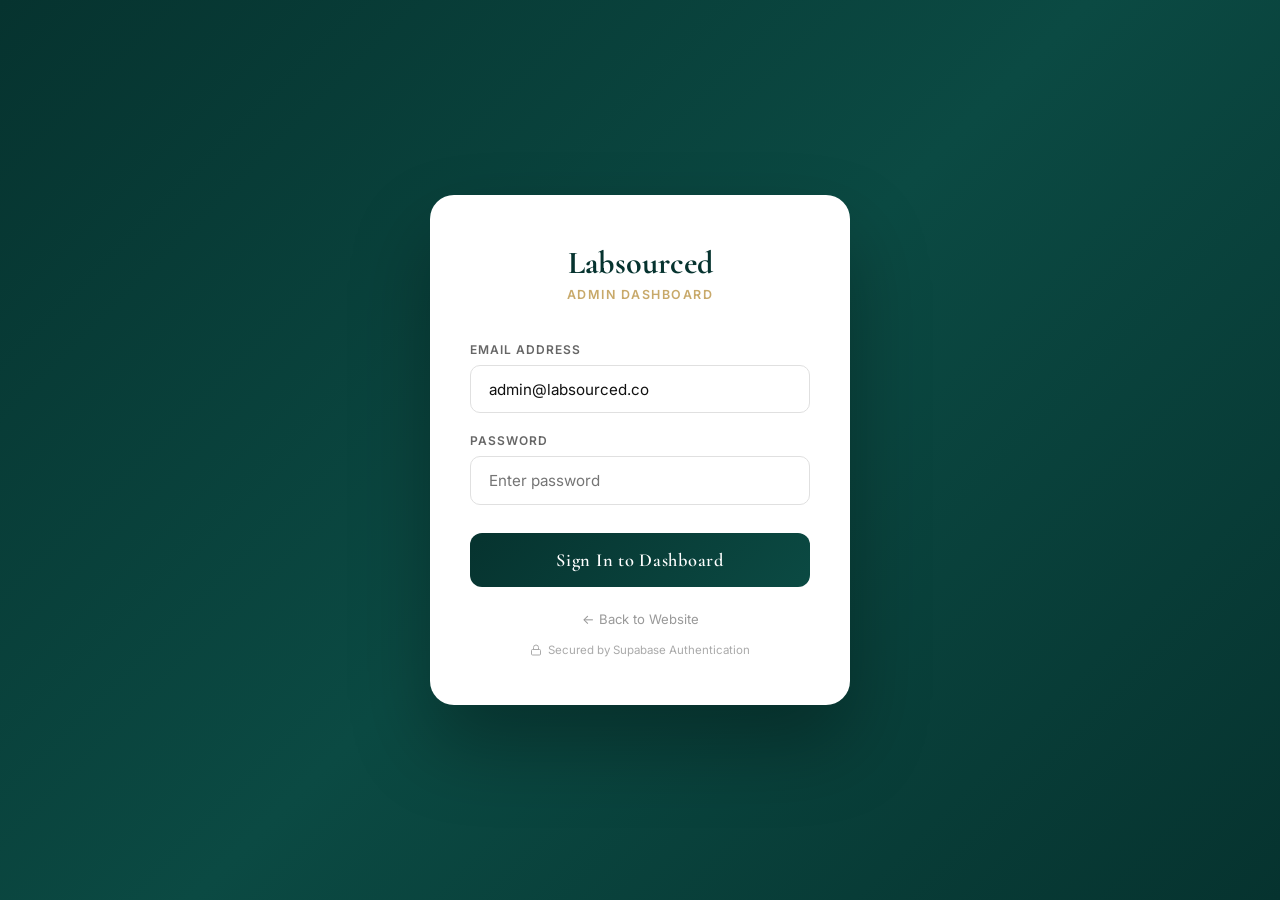
<file: admin/dashboard.html>
<!DOCTYPE html>
<html lang="en">
<head>
  <meta charset="UTF-8"><meta name="viewport" content="width=device-width, initial-scale=1.0">
  <title>Admin Dashboard | Labsourced</title>
  <link rel="preconnect" href="https://fonts.googleapis.com">
  <link rel="preconnect" href="https://fonts.gstatic.com" crossorigin>
  <link href="https://fonts.googleapis.com/css2?family=Cormorant+Garamond:ital,wght@0,400;0,500;0,600;0,700;1,400&family=Inter:wght@300;400;500;600&display=swap" rel="stylesheet">
  <link rel="stylesheet" href="admin.css">
</head>
<body>

<!-- Sidebar -->
<aside class="sidebar" id="sidebar">
  <div class="sidebar-brand">
    <span class="sb-logo">Labsourced</span>
    <span class="sb-label">Admin</span>
  </div>
  <nav class="sidebar-nav">
    <a href="#" class="sn-item active" data-section="overview" onclick="showSection('overview',this)">
      <span class="sn-icon">📊</span><span>Overview</span>
    </a>
    <a href="#" class="sn-item" data-section="products" onclick="showSection('products',this)">
      <span class="sn-icon">🧪</span><span>Products</span>
    </a>
    <a href="#" class="sn-item" data-section="categories" onclick="showSection('categories',this)">
      <span class="sn-icon">📂</span><span>Categories</span>
    </a>
    <a href="#" class="sn-item" data-section="orders" onclick="showSection('orders',this)">
      <span class="sn-icon">📦</span><span>Orders</span>
      <span class="sn-badge" id="pendingBadge">0</span>
    </a>
    <a href="#" class="sn-item" data-section="reviews" onclick="showSection('reviews',this)">
      <span class="sn-icon">⭐</span><span>Reviews</span>
    </a>
    <a href="#" class="sn-item" data-section="faq" onclick="showSection('faq',this)">
      <span class="sn-icon">❓</span><span>FAQ</span>
    </a>
    <a href="#" class="sn-item" data-section="blog" onclick="showSection('blog',this)">
      <span class="sn-icon">📝</span><span>Blog</span>
    </a>
    <a href="#" class="sn-item" data-section="pages" onclick="showSection('pages',this)">
      <span class="sn-icon">📄</span><span>Pages (CMS)</span>
    </a>
    <a href="#" class="sn-item" data-section="currencies" onclick="showSection('currencies',this)">
      <span class="sn-icon">💱</span><span>Currencies</span>
    </a>
    <a href="#" class="sn-item" data-section="promocodes" onclick="showSection('promocodes',this)">
      <span class="sn-icon">🎁</span><span>Promo Codes</span>
    </a>
    <div class="sn-divider"></div>
    <a href="../index.html" class="sn-item" target="_blank">
      <span class="sn-icon">🌐</span><span>View Website</span>
    </a>
    <a href="#" class="sn-item sn-logout" onclick="adminLogout()">
      <span class="sn-icon">🚪</span><span>Sign Out</span>
    </a>
  </nav>
</aside>

<!-- Sidebar backdrop (mobile) -->
<div class="sidebar-backdrop" id="sidebarBackdrop" onclick="toggleSidebar()"></div>

<!-- Main Content -->
<div class="admin-main" id="adminMain">
  <!-- Top Bar -->
  <div class="admin-topbar">
    <button class="sidebar-toggle" onclick="toggleSidebar()">☰</button>
    <div class="topbar-title" id="topbarTitle">Dashboard Overview</div>
    <div class="topbar-user">
      <button class="btn-admin-outline" onclick="openRlsModal()" style="margin-right:12px;font-size:0.78rem;padding:4px 10px;display:inline-flex;align-items:center;gap:4px;">⚡ Supabase RLS Setup</button>
      <span class="tu-email" id="adminEmailDisplay"></span>
      <div class="tu-avatar" id="adminAvatar">A</div>
    </div>
  </div>

  <!-- Sync Status Bar -->
  <div id="syncStatusIndicator" style="
    margin: 0 1.5rem 1rem 1.5rem;
    padding: 10px 16px;
    border-radius: 10px;
    border: 1.5px solid #ddd;
    background: #f9f9f9;
    font-family: 'Inter', sans-serif;
    font-size: 0.83rem;
    display: flex;
    align-items: center;
    gap: 8px;
    transition: all 0.3s;
  ">
    <span style="color:#aaa;">🔄 Checking cloud sync status...</span>
  </div>

  <!-- ===================== OVERVIEW SECTION ===================== -->
  <section class="admin-section active" id="section-overview">
    <div class="section-header"><h2>Dashboard Overview</h2></div>
    <div class="stats-grid" id="statsGrid">
      <div class="stat-card">
        <div class="sc-icon">📦</div>
        <div class="sc-info"><div class="sc-value" id="stat-orders">—</div><div class="sc-label">Total Orders</div></div>
      </div>
      <div class="stat-card sc-gold">
        <div class="sc-icon">⏳</div>
        <div class="sc-info"><div class="sc-value" id="stat-pending">—</div><div class="sc-label">Pending Orders</div></div>
      </div>
      <div class="stat-card sc-green">
        <div class="sc-icon">🧪</div>
        <div class="sc-info"><div class="sc-value" id="stat-products">—</div><div class="sc-label">Active Products</div></div>
      </div>
      <div class="stat-card sc-blue">
        <div class="sc-icon">💰</div>
        <div class="sc-info"><div class="sc-value" id="stat-revenue">—</div><div class="sc-label">Total Revenue (USD)</div></div>
      </div>
    </div>

    <div class="overview-grid">
      <div class="admin-card">
        <div class="card-header"><h3>Recent Orders</h3><button class="link-btn" onclick="showSection('orders',null)">View All →</button></div>
        <div id="recentOrdersList"><div class="loading-rows"></div></div>
      </div>
      <div class="admin-card">
        <div class="card-header"><h3>Pending Reviews</h3><button class="link-btn" onclick="showSection('reviews',null)">View All →</button></div>
        <div id="pendingReviewsList"><div class="loading-rows"></div></div>
      </div>
    </div>
  </section>

  <!-- ===================== PRODUCTS SECTION ===================== -->
  <section class="admin-section" id="section-products">
    <div class="section-header">
      <h2>Products</h2>
      <button class="btn-admin-primary" onclick="openProductModal()">+ Add Product</button>
    </div>
    <div class="admin-card">
      <div class="table-toolbar">
        <input type="search" class="admin-search" placeholder="Search products..." id="productSearch" oninput="filterProductTable()">
        <select class="admin-select" id="productCatFilter" onchange="filterProductTable()">
          <option value="">All Categories</option>
        </select>
      </div>
      <div class="table-wrap">
        <table class="admin-table" id="productsTable">
          <thead><tr><th>Image</th><th>Name</th><th>Category</th><th>Variations</th><th>Featured</th><th>Status</th><th>Actions</th></tr></thead>
          <tbody id="productsTableBody"></tbody>
        </table>
      </div>
    </div>
  </section>

  <!-- ===================== CATEGORIES SECTION ===================== -->
  <section class="admin-section" id="section-categories">
    <div class="section-header">
      <h2>Categories</h2>
      <button class="btn-admin-primary" onclick="openCategoryModal()">+ Add Category</button>
    </div>
    <div class="admin-card">
      <div class="table-wrap">
        <table class="admin-table">
          <thead><tr><th>Image</th><th>Name</th><th>Slug</th><th>Status</th><th>Actions</th></tr></thead>
          <tbody id="categoriesTableBody"></tbody>
        </table>
      </div>
    </div>
  </section>

  <!-- ===================== ORDERS SECTION ===================== -->
  <section class="admin-section" id="section-orders">
    <div class="section-header"><h2>Orders</h2></div>
    <div class="admin-card">
      <div class="table-toolbar">
        <input type="search" class="admin-search" placeholder="Search by tracking code, name..." id="orderSearch" oninput="filterOrderTable()">
        <select class="admin-select" id="orderStatusFilter" onchange="filterOrderTable()">
          <option value="">All Statuses</option>
          <option>Pending</option><option>Approved</option><option>Payment Confirmed</option>
          <option>Processing</option><option>Shipped</option><option>At Port</option>
          <option>Out For Delivery</option><option>Delivered</option><option>Cancelled</option>
        </select>
      </div>
      <div class="table-wrap">
        <table class="admin-table">
          <thead><tr><th>Tracking</th><th>Customer</th><th>Country</th><th>Total</th><th>Payment</th><th>Status</th><th>Date</th><th>Actions</th></tr></thead>
          <tbody id="ordersTableBody"></tbody>
        </table>
      </div>
    </div>
  </section>

  <!-- ===================== REVIEWS SECTION ===================== -->
  <section class="admin-section" id="section-reviews">
    <div class="section-header"><h2>Reviews</h2></div>
    <div class="review-tabs">
      <button class="rtab active" onclick="loadReviews('pending',this)">Pending Approval</button>
      <button class="rtab" onclick="loadReviews('approved',this)">Approved</button>
      <button class="rtab" onclick="loadReviews('all',this)">All Reviews</button>
    </div>
    <div class="admin-card">
      <div class="table-wrap">
        <table class="admin-table">
          <thead><tr><th>Product</th><th>Reviewer</th><th>Rating</th><th>Review</th><th>Date</th><th>Status</th><th>Actions</th></tr></thead>
          <tbody id="reviewsTableBody"></tbody>
        </table>
      </div>
    </div>
  </section>

  <!-- ===================== PAGES CMS SECTION ===================== -->
  <section class="admin-section" id="section-pages">
    <div class="section-header"><h2>Website Pages (CMS)</h2></div>
    <div class="pages-grid" id="pagesGrid">
      <div class="page-card" onclick="editPage('privacy-policy')">
        <div class="pc-icon">🔒</div>
        <div class="pc-title">Privacy Policy</div>
        <div class="pc-action">Edit Content →</div>
      </div>
      <div class="page-card" onclick="editPage('terms-conditions')">
        <div class="pc-icon">📋</div>
        <div class="pc-title">Terms & Conditions</div>
        <div class="pc-action">Edit Content →</div>
      </div>
      <div class="page-card" onclick="editPage('shipping-policy')">
        <div class="pc-icon">🚚</div>
        <div class="pc-title">Shipping Policy</div>
        <div class="pc-action">Edit Content →</div>
      </div>
      <div class="page-card" onclick="editPage('refund-policy')">
        <div class="pc-icon">↩️</div>
        <div class="pc-title">Refund Policy</div>
        <div class="pc-action">Edit Content →</div>
      </div>
    </div>
  </section>

  <!-- ===================== CURRENCIES SECTION ===================== -->
  <section class="admin-section" id="section-currencies">
    <div class="section-header"><h2>Currency Settings</h2></div>
    <div class="admin-card">
      <p style="font-family:'Inter',sans-serif;font-size:.88rem;color:#888;margin-bottom:1.5rem;">Update exchange rates relative to USD. Changes apply immediately to all product prices shown to customers.</p>
      <div class="table-wrap">
        <table class="admin-table">
          <thead><tr><th>Currency</th><th>Code</th><th>Symbol</th><th>Rate (vs USD)</th><th>Active</th><th>Actions</th></tr></thead>
          <tbody id="currenciesTableBody"></tbody>
        </table>
      </div>
    </div>
  </section>

  <!-- ===================== PROMO CODES SECTION ===================== -->
  <section class="admin-section" id="section-promocodes">
    <div class="section-header">
      <h2>Promo Codes</h2>
      <button class="btn-admin-primary" onclick="openPromoModal(null)">+ Add Promo Code</button>
    </div>
    <div class="admin-card">
      <p style="font-family:'Inter',sans-serif;font-size:.88rem;color:#888;margin-bottom:1.5rem;">Create promo codes that give customers a percentage discount at checkout. Customers enter the code on the checkout page to receive their discount.</p>
      <div class="table-wrap">
        <table class="admin-table" id="promoCodesTable">
          <thead><tr><th>Code</th><th>Discount</th><th>Description</th><th>Uses</th><th>Max Uses</th><th>Expires</th><th>Status</th><th>Actions</th></tr></thead>
          <tbody id="promoCodesTableBody"></tbody>
        </table>
      </div>
    </div>
  </section>
</div>

<!-- ===================== MODALS ===================== -->

<!-- Product Modal -->
<div class="modal-overlay" id="productModalOverlay">
  <div class="modal-box modal-lg" id="productModal">
    <div class="modal-header">
      <h3 id="productModalTitle">Add Product</h3>
      <button class="modal-close" onclick="closeModal('productModalOverlay')">✕</button>
    </div>
    <div class="modal-body">
      <input type="hidden" id="editProductId">
      <div class="modal-form-grid">
        <div class="form-group"><label>Product Name *</label><input type="text" id="pm_name" placeholder="BPC-157"></div>
        <div class="form-group"><label>Slug *</label><input type="text" id="pm_slug" placeholder="bpc-157"></div>
        <div class="form-group"><label>Category</label>
          <select id="pm_category"><option value="">No Category</option></select>
        </div>
        <div class="form-group"><label>Status</label>
          <select id="pm_active"><option value="true">Active (Visible)</option><option value="false">Hidden</option></select>
        </div>
        <div class="form-group mfg-full"><label>Short Description</label><input type="text" id="pm_short_desc" placeholder="Brief product description..."></div>
        <div class="form-group mfg-full"><label>Detailed Description</label><textarea id="pm_desc" rows="4" placeholder="Full product description..."></textarea></div>
        <div class="form-group mfg-full">
          <label>Product Image (Upload from Device)</label>
          <input type="file" id="pm_image" accept="image/*" style="display:block;width:100%;padding:.55rem;border:1.5px dashed #ddd;border-radius:8px;background:#fafafa;font-family:'Inter',sans-serif;font-size:.85rem;cursor:pointer;" onchange="previewProductImage(event)">
          <div id="pm_image_preview" style="margin-top:.75rem;"></div>
        </div>
      </div>
      <div class="pm-flags">
        <label class="flag-toggle"><input type="checkbox" id="pm_featured"><span>⭐ Featured</span></label>
        <label class="flag-toggle"><input type="checkbox" id="pm_bestseller"><span>🔥 Best Seller</span></label>
        <label class="flag-toggle"><input type="checkbox" id="pm_recommended"><span>💡 Recommended</span></label>
      </div>

      <div class="variations-section">
        <div class="vs-header">
          <h4>Product Variations (Sizes & Prices)</h4>
          <button type="button" class="btn-sm-outline" onclick="addVariationRow()">+ Add Variation</button>
        </div>
        <div id="variationsContainer"></div>
      </div>

      <div class="variations-section" style="margin-top:1.5rem;">
        <div class="vs-header">
          <h4>📋 COA Documents (Certificate of Analysis)</h4>
          <span style="font-size:.78rem;color:#888;">Upload one or more COA files (PDF or image). Multiple files allowed.</span>
        </div>
        <input type="file" id="pm_coa" accept=".pdf,image/*" multiple style="display:block;width:100%;padding:.55rem;border:1.5px dashed #ddd;border-radius:8px;background:#fafafa;font-family:'Inter',sans-serif;font-size:.85rem;cursor:pointer;">
        <div id="pm_coa_existing" style="margin-top:.75rem;font-size:.8rem;color:#555;"></div>
      </div>
    </div>
    <div class="modal-footer">
      <button class="btn-admin-outline" onclick="closeModal('productModalOverlay')">Cancel</button>
      <button class="btn-admin-primary" onclick="saveProduct()">Save Product</button>
    </div>
  </div>
</div>

<!-- Category Modal -->
<div class="modal-overlay" id="categoryModalOverlay">
  <div class="modal-box" id="categoryModal">
    <div class="modal-header">
      <h3 id="categoryModalTitle">Add Category</h3>
      <button class="modal-close" onclick="closeModal('categoryModalOverlay')">✕</button>
    </div>
    <div class="modal-body">
      <input type="hidden" id="editCategoryId">
      <div class="form-group"><label>Category Name *</label><input type="text" id="cm_name" placeholder="Performance"></div>
      <div class="form-group"><label>Slug *</label><input type="text" id="cm_slug" placeholder="performance"></div>
      <div class="form-group"><label>Description</label><textarea id="cm_desc" rows="3" placeholder="Category description..."></textarea></div>
      
      <!-- Enhanced Category Image Upload -->
      <div class="form-group">
        <label>Category Image <span style="font-size:.75rem;color:#aaa;font-weight:400;">(displayed on the homepage & shop page)</span></label>
        <div class="img-upload-zone" id="catImgZone" onclick="document.getElementById('cm_image').click()" ondragover="event.preventDefault();this.classList.add('drag-over')" ondragleave="this.classList.remove('drag-over')" ondrop="handleCatImgDrop(event)">
          <div class="img-upload-placeholder" id="catImgPlaceholder">
            <svg width="32" height="32" viewBox="0 0 24 24" fill="none" stroke="#C8A96A" stroke-width="1.5"><rect x="3" y="3" width="18" height="18" rx="2"/><circle cx="8.5" cy="8.5" r="1.5"/><polyline points="21 15 16 10 5 21"/></svg>
            <p>Click or drag &amp; drop to upload</p>
            <span>Recommended: 800×1000px portrait image</span>
          </div>
          <div class="img-upload-preview" id="catImgPreviewWrap" style="display:none;">
            <img id="cm_image_preview" src="" alt="Category Preview">
            <button type="button" class="img-remove-btn" onclick="event.stopPropagation();removeCatImg()">✕ Remove</button>
          </div>
        </div>
        <input type="file" id="cm_image" accept="image/*" style="display:none;" onchange="previewCatImage(event)">
        <input type="hidden" id="cm_image_data">
        
        <!-- URL alternative -->
        <div style="margin-top:.75rem;">
          <label style="font-size:.78rem;color:#888;font-weight:500;margin-bottom:.3rem;display:block;">— or paste an image URL —</label>
          <div style="display:flex;gap:.5rem;">
            <input type="url" id="cm_image_url" placeholder="https://example.com/category.jpg" style="flex:1;" oninput="previewCatImgUrl(this.value)">
            <button type="button" class="btn-admin-outline" style="padding:.5rem 1rem;font-size:.8rem;" onclick="previewCatImgUrl(document.getElementById('cm_image_url').value)">Preview</button>
          </div>
        </div>
      </div>
    </div>
    <div class="modal-footer">
      <button class="btn-admin-outline" onclick="closeModal('categoryModalOverlay')">Cancel</button>
      <button class="btn-admin-primary" onclick="saveCategory()">Save Category</button>
    </div>
  </div>
</div>

<!-- Order Detail Modal -->
<div class="modal-overlay" id="orderModalOverlay">
  <div class="modal-box modal-lg" id="orderModal">
    <div class="modal-header">
      <h3 id="orderModalTitle">Order Details</h3>
      <button class="modal-close" onclick="closeModal('orderModalOverlay')">✕</button>
    </div>
    <div class="modal-body" id="orderModalBody"></div>
    <div class="modal-footer">
      <button class="btn-admin-outline" onclick="closeModal('orderModalOverlay')">Close</button>
      <button class="btn-admin-primary" onclick="saveOrderStatus()">Update Status</button>
    </div>
  </div>
</div>

<!-- Page CMS Modal -->
<div class="modal-overlay" id="pageModalOverlay">
  <div class="modal-box modal-xl">
    <div class="modal-header">
      <h3 id="pageModalTitle">Edit Page</h3>
      <button class="modal-close" onclick="closeModal('pageModalOverlay')">✕</button>
    </div>
    <div class="modal-body">
      <input type="hidden" id="editPageSlug">
      <div class="form-group"><label>Page Title</label><input type="text" id="pm_page_title"></div>
      <div class="form-group"><label>Content (HTML)</label><textarea id="pm_page_content" rows="18" style="font-family:monospace;font-size:.82rem;"></textarea></div>
    </div>
    <div class="modal-footer">
      <button class="btn-admin-outline" onclick="closeModal('pageModalOverlay')">Cancel</button>
      <button class="btn-admin-primary" onclick="savePage()">Save Page</button>
    </div>
  </div>
</div>

<!-- ===================== FAQ SECTION ===================== -->
<section class="admin-section" id="section-faq">
  <div class="section-header">
    <h2>FAQ Management</h2>
    <button class="btn-admin-primary" onclick="openFaqModal(null)">+ Add FAQ</button>
  </div>
  <div class="admin-table-wrap">
    <table class="admin-table" id="faqAdminTable">
      <thead><tr><th>#</th><th>Question</th><th>Actions</th></tr></thead>
      <tbody id="faqAdminBody"></tbody>
    </table>
  </div>
</section>

<!-- ===================== BLOG SECTION ===================== -->
<section class="admin-section" id="section-blog">
  <div class="section-header">
    <h2>Blog Management</h2>
    <button class="btn-admin-primary" onclick="openBlogModal(null)">+ Add Post</button>
  </div>
  <div class="blog-admin-grid" id="blogAdminGrid"></div>
</section>

<!-- FAQ Modal -->
<div class="modal-overlay" id="faqModalOverlay">
  <div class="modal-box">
    <div class="modal-header">
      <h3 id="faqModalTitle">Add FAQ</h3>
      <button class="modal-close" onclick="closeModal('faqModalOverlay')">✕</button>
    </div>
    <div class="modal-body">
      <input type="hidden" id="faqEditIndex" value="">
      <div class="form-group"><label>Question *</label><input type="text" id="faqQ" placeholder="Enter the question"></div>
      <div class="form-group"><label>Answer *</label><textarea id="faqA" rows="5" placeholder="Enter the full answer"></textarea></div>
    </div>
    <div class="modal-footer">
      <button class="btn-admin-outline" onclick="closeModal('faqModalOverlay')">Cancel</button>
      <button class="btn-admin-primary" onclick="saveFaq()">Save FAQ</button>
    </div>
  </div>
</div>

<!-- Blog Modal -->
<div class="modal-overlay" id="blogModalOverlay">
  <div class="modal-box modal-xl">
    <div class="modal-header">
      <h3 id="blogModalTitle">Add Blog Post</h3>
      <button class="modal-close" onclick="closeModal('blogModalOverlay')">✕</button>
    </div>
    <div class="modal-body">
      <input type="hidden" id="blogEditId" value="">
      <div class="form-group"><label>Post Title *</label><input type="text" id="blogTitle" placeholder="Enter post title"></div>
      <div class="form-group"><label>Tag / Category</label><input type="text" id="blogTag" placeholder="e.g. Research Update, Science Brief, Lab Insight"></div>
      <div class="form-group"><label>Excerpt / Summary *</label><textarea id="blogExcerpt" rows="4" placeholder="Short description shown on the homepage"></textarea></div>
      <div class="form-group"><label>Date</label><input type="text" id="blogDate" placeholder="e.g. October 2026"></div>
      
      <!-- Enhanced Image Upload -->
      <div class="form-group">
        <label>Cover Image</label>
        <div class="img-upload-zone" id="blogImgZone" onclick="document.getElementById('blogImgFile').click()" ondragover="event.preventDefault();this.classList.add('drag-over')" ondragleave="this.classList.remove('drag-over')" ondrop="handleBlogImgDrop(event)">
          <div class="img-upload-placeholder" id="blogImgPlaceholder">
            <svg width="32" height="32" viewBox="0 0 24 24" fill="none" stroke="#C8A96A" stroke-width="1.5"><rect x="3" y="3" width="18" height="18" rx="2"/><circle cx="8.5" cy="8.5" r="1.5"/><polyline points="21 15 16 10 5 21"/></svg>
            <p>Click or drag &amp; drop an image here</p>
            <span>PNG, JPG, WebP supported — recommended 800×500px</span>
          </div>
          <div class="img-upload-preview" id="blogImgPreviewWrap" style="display:none;">
            <img id="blogImgPreview" src="" alt="Preview">
            <button type="button" class="img-remove-btn" onclick="event.stopPropagation();removeBlogImg()">✕ Remove</button>
          </div>
        </div>
        <input type="file" id="blogImgFile" accept="image/*" style="display:none;" onchange="previewBlogImg(this)">
        <input type="hidden" id="blogImgData">
        
        <!-- URL alternative -->
        <div style="margin-top:.75rem;">
          <label style="font-size:.78rem;color:#888;font-weight:500;margin-bottom:.3rem;display:block;">— or paste an image URL —</label>
          <div style="display:flex;gap:.5rem;">
            <input type="url" id="blogImgUrl" placeholder="https://example.com/image.jpg" style="flex:1;" oninput="previewBlogImgUrl(this.value)">
            <button type="button" class="btn-admin-outline" style="padding:.5rem 1rem;font-size:.8rem;" onclick="previewBlogImgUrl(document.getElementById('blogImgUrl').value)">Preview</button>
          </div>
        </div>
      </div>
    </div>
    <div class="modal-footer">
      <button class="btn-admin-outline" onclick="closeModal('blogModalOverlay')">Cancel</button>
      <button class="btn-admin-primary" onclick="saveBlogPost()">Save Post</button>
    </div>
  </div>
</div>

<!-- Supabase RLS Fix Modal -->
<div class="modal-overlay" id="rlsModalOverlay">
  <div class="modal-box modal-lg">
    <div class="modal-header">
      <h3>⚡ Supabase Database RLS Setup</h3>
      <button class="modal-close" onclick="closeModal('rlsModalOverlay')">✕</button>
    </div>
    <div class="modal-body" style="font-size:0.88rem;line-height:1.5;color:#333;">
      <p style="margin-bottom:0.75rem;">If adding products or categories shows a Row-Level Security (RLS) error (code <code>42501</code>), run this SQL script in your <strong>Supabase Dashboard → SQL Editor</strong> to grant insert and update permissions to authenticated admins:</p>
      <div style="position:relative;background:#1e1e1e;color:#d4d4d4;padding:12px;border-radius:8px;font-family:monospace;font-size:0.8rem;overflow-x:auto;margin-bottom:1rem;">
        <button onclick="copyRlsSql()" style="position:absolute;top:8px;right:8px;background:#C8A96A;color:#fff;border:none;padding:4px 10px;border-radius:4px;cursor:pointer;font-size:0.75rem;font-weight:600;">📋 Copy SQL</button>
        <pre id="rlsSqlCode" style="margin:0;white-space:pre-wrap;">-- ============================================================
-- LABSOURCED — COMPLETE RLS FIX (Run in Supabase SQL Editor)
-- This makes changes visible on ALL devices, not just this one.
-- ============================================================

-- STEP 1: Enable RLS on all tables
ALTER TABLE public.products ENABLE ROW LEVEL SECURITY;
ALTER TABLE public.categories ENABLE ROW LEVEL SECURITY;
ALTER TABLE public.product_variations ENABLE ROW LEVEL SECURITY;
ALTER TABLE public.orders ENABLE ROW LEVEL SECURITY;
ALTER TABLE public.order_items ENABLE ROW LEVEL SECURITY;
ALTER TABLE public.reviews ENABLE ROW LEVEL SECURITY;

-- STEP 2: Drop old conflicting policies (safe to ignore errors)
DROP POLICY IF EXISTS "Public Read Products" ON public.products;
DROP POLICY IF EXISTS "Admin All Products" ON public.products;
DROP POLICY IF EXISTS "Enable insert for products" ON public.products;
DROP POLICY IF EXISTS "Enable update for products" ON public.products;
DROP POLICY IF EXISTS "Enable delete for products" ON public.products;
DROP POLICY IF EXISTS "Public Read Categories" ON public.categories;
DROP POLICY IF EXISTS "Admin All Categories" ON public.categories;
DROP POLICY IF EXISTS "Enable insert for categories" ON public.categories;
DROP POLICY IF EXISTS "Enable update for categories" ON public.categories;
DROP POLICY IF EXISTS "Enable delete for categories" ON public.categories;
DROP POLICY IF EXISTS "Public Read Variations" ON public.product_variations;
DROP POLICY IF EXISTS "Admin All Variations" ON public.product_variations;
DROP POLICY IF EXISTS "Enable insert for product_variations" ON public.product_variations;
DROP POLICY IF EXISTS "Enable update for product_variations" ON public.product_variations;
DROP POLICY IF EXISTS "Enable delete for product_variations" ON public.product_variations;
DROP POLICY IF EXISTS "Admin All Orders" ON public.orders;
DROP POLICY IF EXISTS "Enable insert for reviews" ON public.reviews;
DROP POLICY IF EXISTS "Enable update for reviews" ON public.reviews;
DROP POLICY IF EXISTS "Enable delete for reviews" ON public.reviews;

-- STEP 3: Public READ access (everyone can see products, categories, etc.)
CREATE POLICY "Public Read Products" ON public.products FOR SELECT USING (true);
CREATE POLICY "Public Read Categories" ON public.categories FOR SELECT USING (true);
CREATE POLICY "Public Read Variations" ON public.product_variations FOR SELECT USING (true);
CREATE POLICY "Public Read Reviews" ON public.reviews FOR SELECT USING (is_approved = true);

-- STEP 4: Public WRITE access (for customers placing orders and submitting reviews)
CREATE POLICY "Public Insert Orders" ON public.orders FOR INSERT WITH CHECK (true);
CREATE POLICY "Public Insert Order Items" ON public.order_items FOR INSERT WITH CHECK (true);
CREATE POLICY "Public Insert Reviews" ON public.reviews FOR INSERT WITH CHECK (true);

-- STEP 5: Admin FULL access (for all admin dashboard operations)
CREATE POLICY "Admin All Products" ON public.products FOR ALL USING (auth.role() = 'authenticated');
CREATE POLICY "Admin All Categories" ON public.categories FOR ALL USING (auth.role() = 'authenticated');
CREATE POLICY "Admin All Variations" ON public.product_variations FOR ALL USING (auth.role() = 'authenticated');
CREATE POLICY "Admin All Orders" ON public.orders FOR ALL USING (auth.role() = 'authenticated');
CREATE POLICY "Admin All Order Items" ON public.order_items FOR ALL USING (auth.role() = 'authenticated');
CREATE POLICY "Admin All Reviews" ON public.reviews FOR ALL USING (auth.role() = 'authenticated');

-- STEP 6: Storage bucket for product images
INSERT INTO storage.buckets (id, name, public) VALUES ('product-images', 'product-images', true) ON CONFLICT DO NOTHING;
DROP POLICY IF EXISTS "Public Read Images" ON storage.objects;
DROP POLICY IF EXISTS "Admin Insert Images" ON storage.objects;
DROP POLICY IF EXISTS "Admin Update Images" ON storage.objects;
DROP POLICY IF EXISTS "Admin Delete Images" ON storage.objects;
CREATE POLICY "Public Read Images" ON storage.objects FOR SELECT USING (bucket_id = 'product-images');
CREATE POLICY "Admin Insert Images" ON storage.objects FOR INSERT WITH CHECK (bucket_id = 'product-images' AND auth.role() = 'authenticated');
CREATE POLICY "Admin Update Images" ON storage.objects FOR UPDATE USING (bucket_id = 'product-images' AND auth.role() = 'authenticated');
CREATE POLICY "Admin Delete Images" ON storage.objects FOR DELETE USING (bucket_id = 'product-images' AND auth.role() = 'authenticated');</pre>
      </div>
      <p style="font-size:0.8rem;color:#666;">Note: Even before running this script, the admin panel automatically persists added products & categories locally so your website stays fully operational!</p>
    </div>
    <div class="modal-footer">
      <button class="btn-admin-primary" onclick="closeModal('rlsModalOverlay')">Done</button>
    </div>
  </div>
</div>

<!-- Promo Code Modal -->
<div class="modal-overlay" id="promoModalOverlay">
  <div class="modal-box" id="promoModal">
    <div class="modal-header">
      <h3 id="promoModalTitle">Add Promo Code</h3>
      <button class="modal-close" onclick="closeModal('promoModalOverlay')">✕</button>
    </div>
    <div class="modal-body">
      <input type="hidden" id="editPromoId">
      <div class="form-group">
        <label>Promo Code * <span style="font-size:.75rem;color:#aaa;font-weight:400;">(letters, numbers, no spaces — e.g. SAVE10)</span></label>
        <input type="text" id="promo_code" placeholder="SUMMER20" style="text-transform:uppercase;letter-spacing:.05em;">
      </div>
      <div class="form-group">
        <label>Discount Percentage *</label>
        <input type="number" id="promo_discount" placeholder="10" min="1" max="100" step="0.01" value="10">
      </div>
      <div class="form-group">
        <label>Description <span style="font-size:.75rem;color:#aaa;font-weight:400;">(optional, internal note)</span></label>
        <input type="text" id="promo_description" placeholder="e.g. Summer sale discount">
      </div>
      <div style="display:grid;grid-template-columns:1fr 1fr;gap:1rem;">
        <div class="form-group">
          <label>Max Uses <span style="font-size:.75rem;color:#aaa;font-weight:400;">(leave blank = unlimited)</span></label>
          <input type="number" id="promo_max_uses" placeholder="Unlimited" min="1" step="1">
        </div>
        <div class="form-group">
          <label>Expiry Date <span style="font-size:.75rem;color:#aaa;font-weight:400;">(leave blank = no expiry)</span></label>
          <input type="datetime-local" id="promo_expires_at">
        </div>
      </div>
      <div class="form-group" style="margin-top:.5rem;">
        <label style="flex-direction:row;align-items:center;gap:.6rem;cursor:pointer;">
          <input type="checkbox" id="promo_active" checked style="width:16px;height:16px;accent-color:#06332F;"> Active (customers can use this code)
        </label>
      </div>
    </div>
    <div class="modal-footer">
      <button class="btn-admin-outline" onclick="closeModal('promoModalOverlay')">Cancel</button>
      <button class="btn-admin-primary" onclick="savePromoCode()">Save Promo Code</button>
    </div>
  </div>
</div>

<script src="admin.js"></script>
</body>
</html>
</file>
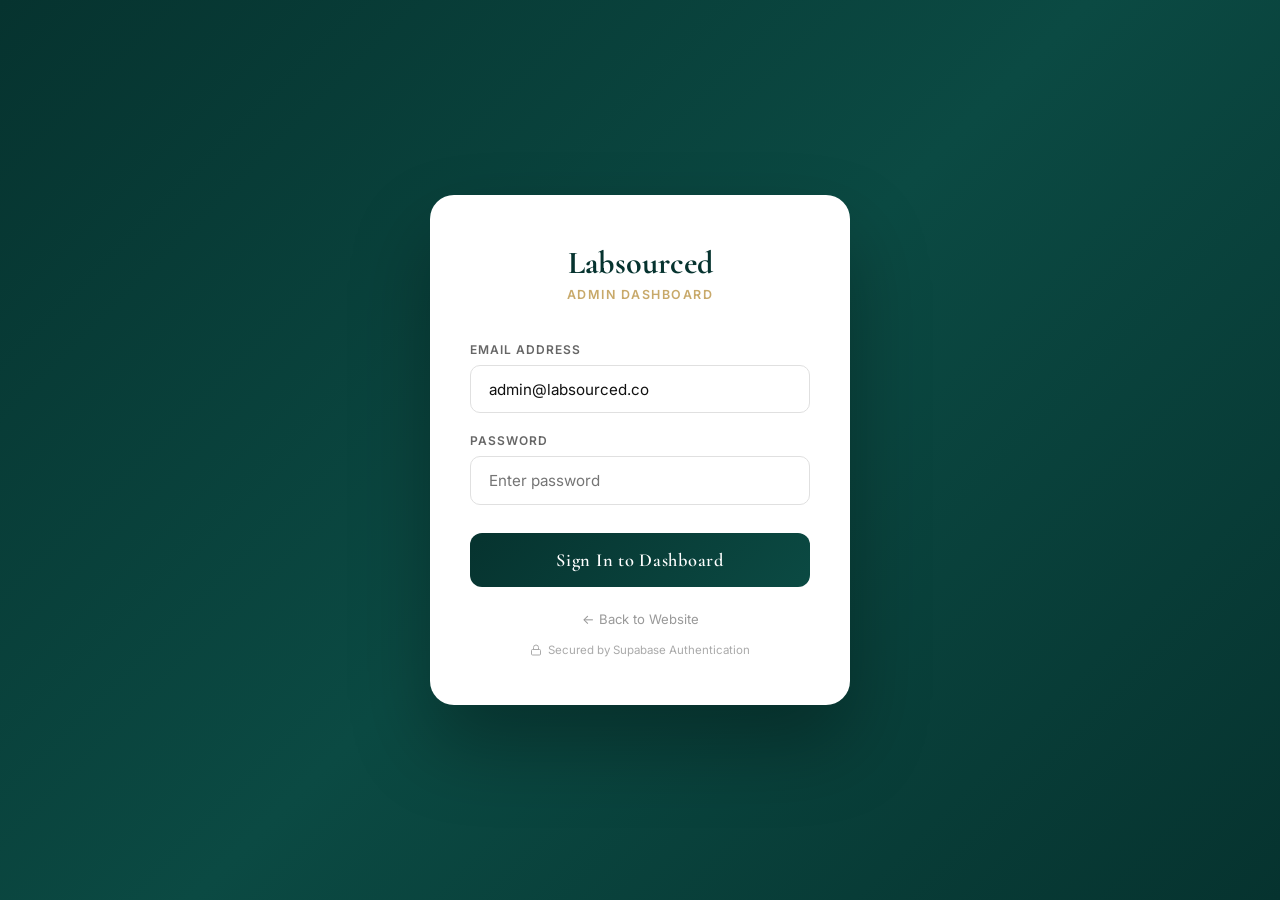
<file: admin/login.html>
<!DOCTYPE html>
<html lang="en">
<head>
  <meta charset="UTF-8"><meta name="viewport" content="width=device-width, initial-scale=1.0">
  <title>Admin Login | Labsourced</title>
  <link rel="preconnect" href="https://fonts.googleapis.com">
  <link rel="preconnect" href="https://fonts.gstatic.com" crossorigin>
  <link href="https://fonts.googleapis.com/css2?family=Cormorant+Garamond:ital,wght@0,400;0,500;0,600;0,700;1,400&family=Inter:wght@300;400;500;600&display=swap" rel="stylesheet">
  <style>
    *{margin:0;padding:0;box-sizing:border-box}
    body{min-height:100vh;background:linear-gradient(135deg,#06332F 0%,#0B4A43 50%,#06332F 100%);display:flex;align-items:center;justify-content:center;font-family:'Inter',sans-serif}
    .login-card{background:#fff;border-radius:24px;padding:3rem 2.5rem;width:420px;max-width:94vw;box-shadow:0 40px 80px rgba(0,0,0,.3)}
    .login-logo{font-family:'Cormorant Garamond',serif;font-size:2rem;font-weight:700;color:#06332F;text-align:center;margin-bottom:.3rem}
    .login-sub{text-align:center;font-size:.78rem;font-weight:600;letter-spacing:.12em;text-transform:uppercase;color:#C8A96A;margin-bottom:2.5rem}
    .form-group{margin-bottom:1.25rem}
    .form-group label{display:block;font-size:.75rem;font-weight:600;text-transform:uppercase;letter-spacing:.08em;color:#666;margin-bottom:.5rem}
    .form-group input{width:100%;padding:.85rem 1.1rem;border:1.5px solid #e0e0e0;border-radius:10px;font-family:'Inter',sans-serif;font-size:.95rem;color:#111;outline:none;transition:border-color .2s}
    .form-group input:focus{border-color:#06332F;box-shadow:0 0 0 3px rgba(6,51,47,.08)}
    .login-btn{width:100%;padding:1rem;background:linear-gradient(135deg,#06332F,#0B4A43);color:#fff;border:none;border-radius:12px;font-family:'Cormorant Garamond',serif;font-size:1.15rem;font-weight:600;letter-spacing:.04em;cursor:pointer;transition:all .3s;margin-top:.5rem}
    .login-btn:hover{transform:translateY(-2px);box-shadow:0 8px 25px rgba(6,51,47,.4)}
    .login-btn:disabled{opacity:.7;cursor:not-allowed;transform:none}
    .login-error{background:#fef2f2;border:1px solid #fca5a5;color:#dc2626;padding:.75rem 1rem;border-radius:8px;font-size:.85rem;margin-bottom:1rem;display:none}
    .back-link{display:block;text-align:center;margin-top:1.5rem;font-size:.82rem;color:#999;text-decoration:none}
    .back-link:hover{color:#06332F}
    .security-note{text-align:center;font-size:.72rem;color:#aaa;margin-top:1rem;display:flex;align-items:center;justify-content:center;gap:.4rem}
  </style>
</head>
<body>
<div class="login-card">
  <div class="login-logo">Labsourced</div>
  <div class="login-sub">Admin Dashboard</div>
  <div class="login-error" id="loginError"></div>
  <form id="loginForm" onsubmit="handleLogin(event)">
    <div class="form-group">
      <label>Email Address</label>
      <input type="email" id="adminEmail" value="admin@labsourced.co" required autocomplete="email">
    </div>
    <div class="form-group">
      <label>Password</label>
      <input type="password" id="adminPassword" required placeholder="Enter password" autocomplete="current-password">
    </div>
    <button type="submit" class="login-btn" id="loginBtn">Sign In to Dashboard</button>
  </form>
  <a href="../index.html" class="back-link">← Back to Website</a>
  <div class="security-note">
    <svg width="12" height="12" viewBox="0 0 24 24" fill="none" stroke="currentColor" stroke-width="2"><rect x="3" y="11" width="18" height="11" rx="2"/><path d="M7 11V7a5 5 0 0 1 10 0v4"/></svg>
    Secured by Supabase Authentication
  </div>
</div>

<script>
const SUPABASE_URL = 'https://qlqkawvxlkkqbqkhoufp.supabase.co';
const SUPABASE_ANON_KEY = 'eyJhbGciOiJIUzI1NiIsInR5cCI6IkpXVCJ9.eyJpc3MiOiJzdXBhYmFzZSIsInJlZiI6InFscWthd3Z4bGtrcWJxa2hvdWZwIiwicm9sZSI6ImFub24iLCJpYXQiOjE3OTA0OTUzOTcsImV4cCI6MjEwNjA3MTM5N30.aX5OPRxdKslk9sTVFXuYK5JWmfm_PAjq1AstQ2WMjm0';

async function handleLogin(e) {
  e.preventDefault();
  const btn = document.getElementById('loginBtn');
  const errorEl = document.getElementById('loginError');
  const email = document.getElementById('adminEmail').value;
  const password = document.getElementById('adminPassword').value;

  btn.textContent = 'Signing in...'; btn.disabled = true;
  errorEl.style.display = 'none';

  try {
    const res = await fetch(`${SUPABASE_URL}/auth/v1/token?grant_type=password`, {
      method: 'POST',
      headers: { 'Content-Type': 'application/json', 'apikey': SUPABASE_ANON_KEY },
      body: JSON.stringify({ email, password })
    });
    const data = await res.json();

    if (!res.ok) throw new Error(data.error_description || data.message || 'Invalid credentials');

    // Check if admin
    const userRes = await fetch(`${SUPABASE_URL}/auth/v1/user`, {
      headers: { 'apikey': SUPABASE_ANON_KEY, 'Authorization': `Bearer ${data.access_token}` }
    });
    const user = await userRes.json();

    // Store session
    localStorage.setItem('admin_token', data.access_token);
    localStorage.setItem('admin_refresh', data.refresh_token);
    localStorage.setItem('admin_email', user.email);
    localStorage.setItem('admin_user_id', user.id);

    window.location.href = 'dashboard.html';
  } catch(err) {
    errorEl.textContent = err.message;
    errorEl.style.display = 'block';
    btn.textContent = 'Sign In to Dashboard'; btn.disabled = false;
  }
}

// Check if already logged in
if (localStorage.getItem('admin_token')) {
  window.location.href = 'dashboard.html';
}
</script>
</body>
</html>
</file>
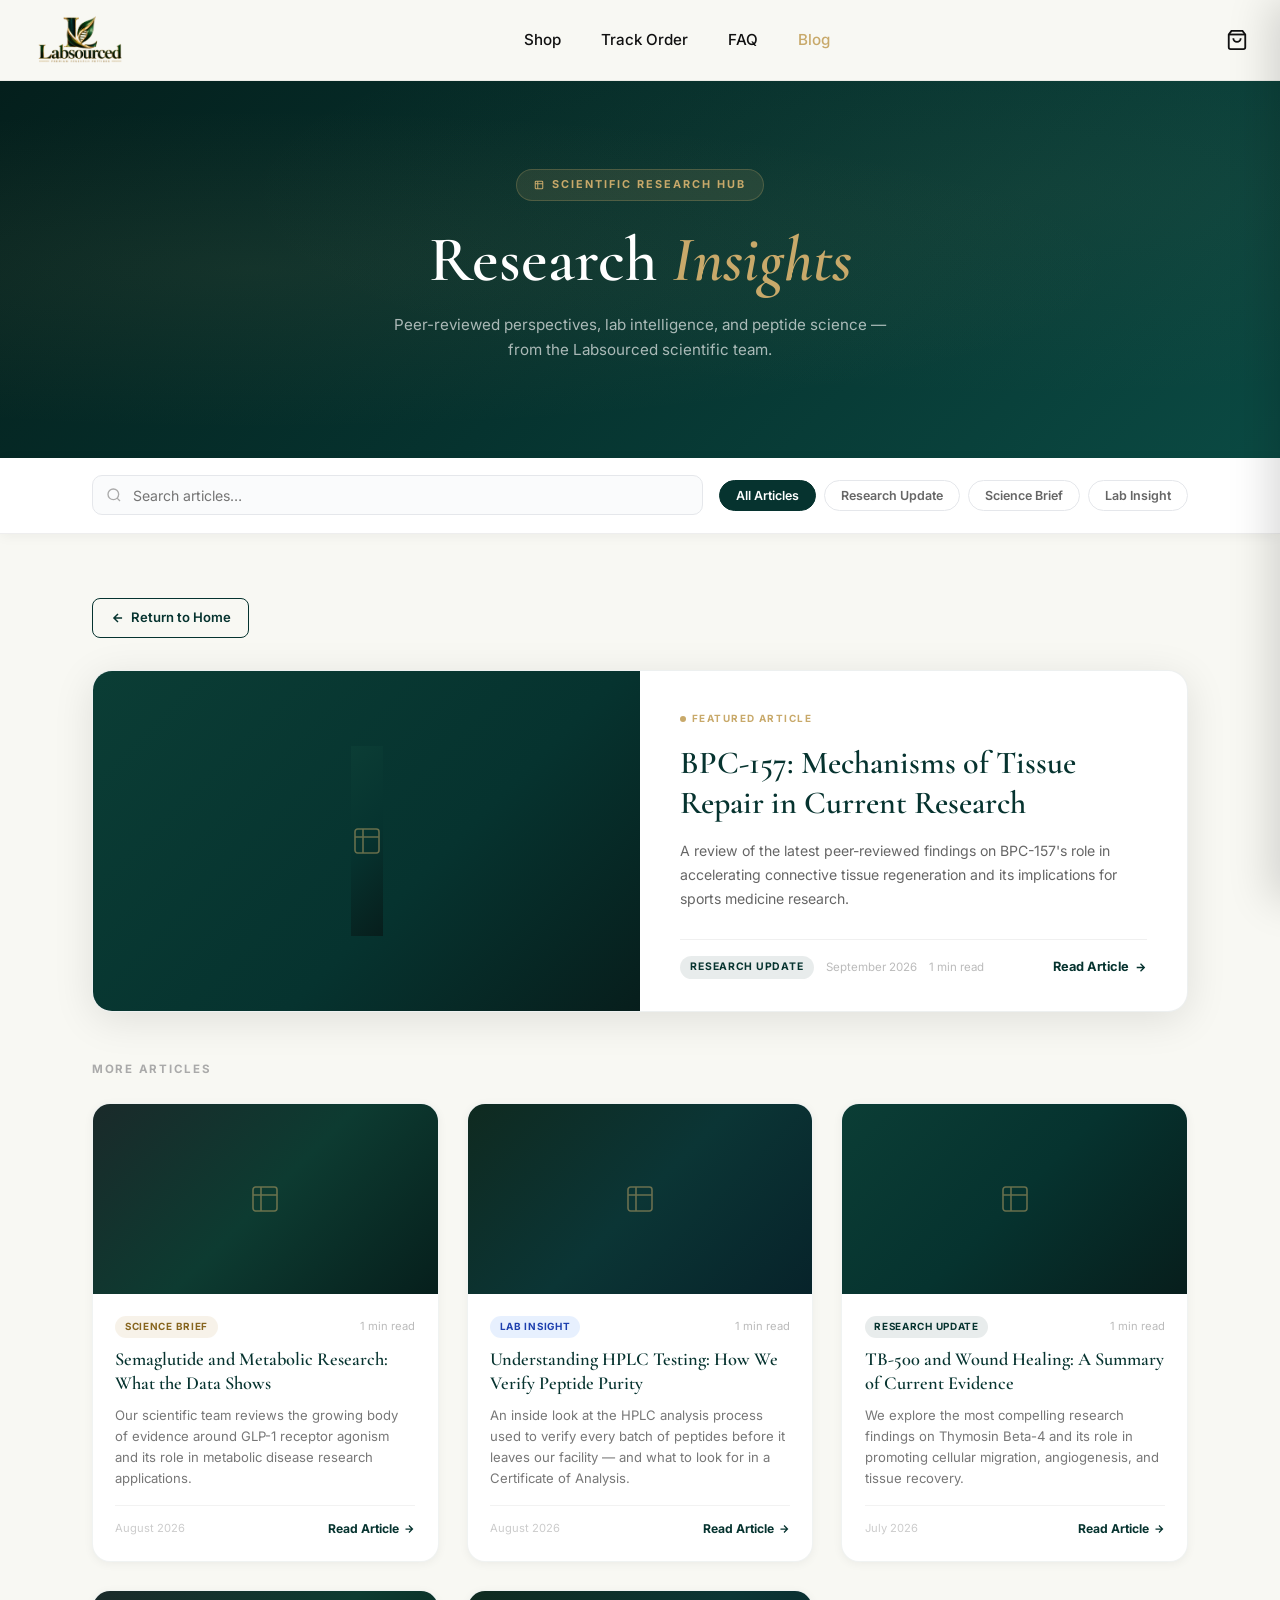
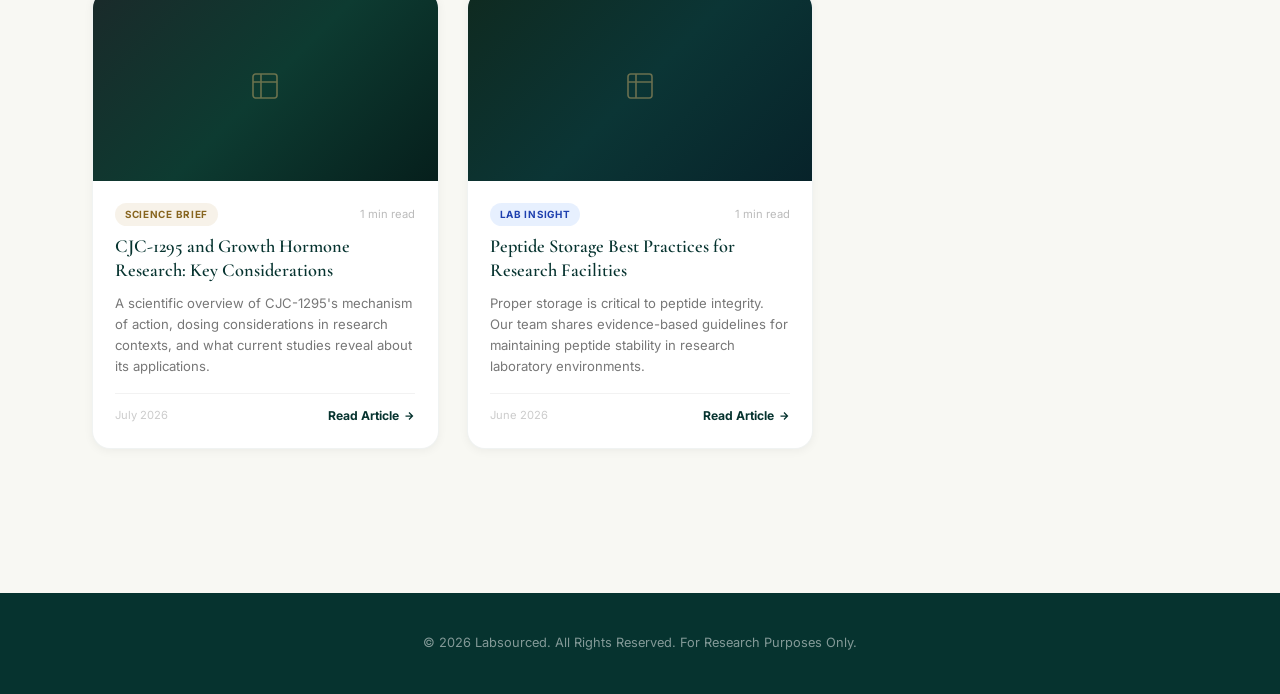
<file: pages/blog.html>
<!DOCTYPE html>
<html lang="en">
<head>
  <meta charset="UTF-8">
  <meta name="viewport" content="width=device-width, initial-scale=1.0">
  <meta name="description" content="Research insights, peptide science, and lab intelligence from the Labsourced scientific team.">
  <title>Research Insights | Labsourced</title>
  <link rel="preconnect" href="https://fonts.googleapis.com">
  <link rel="preconnect" href="https://fonts.gstatic.com" crossorigin>
  <link href="https://fonts.googleapis.com/css2?family=Cormorant+Garamond:ital,wght@0,400;0,500;0,600;0,700;1,400;1,600&family=Inter:wght@300;400;500;600;700&display=swap" rel="stylesheet">
  <link rel="stylesheet" href="../css/style.css">
  <link rel="stylesheet" href="../css/welcome.css">
  <style>
    /* ── BLOG PAGE HERO ── */
    .blog-hero {
      background: linear-gradient(135deg, #041f1c 0%, #06332F 50%, #0b4a43 100%);
      padding: 5.5rem 0 4rem;
      text-align: center;
      position: relative;
      overflow: hidden;
    }
    .blog-hero::before {
      content: '';
      position: absolute;
      inset: 0;
      background:
        radial-gradient(ellipse at 20% 50%, rgba(200,169,106,0.08) 0%, transparent 60%),
        radial-gradient(ellipse at 80% 30%, rgba(200,169,106,0.05) 0%, transparent 55%);
      pointer-events: none;
    }
    .blog-hero-eyebrow {
      display: inline-flex;
      align-items: center;
      gap: .5rem;
      background: rgba(200,169,106,0.12);
      border: 1px solid rgba(200,169,106,0.25);
      color: #C8A96A;
      font-family: 'Inter', sans-serif;
      font-size: .68rem;
      font-weight: 700;
      letter-spacing: .18em;
      text-transform: uppercase;
      padding: .4rem 1.1rem;
      border-radius: 50px;
      margin-bottom: 1.5rem;
    }
    .blog-hero h1 {
      font-family: 'Cormorant Garamond', serif;
      font-size: clamp(2.5rem, 5vw, 4rem);
      font-weight: 600;
      color: #fff;
      line-height: 1.1;
      margin-bottom: 1rem;
    }
    .blog-hero h1 em { font-style: italic; color: #C8A96A; }
    .blog-hero p {
      color: rgba(255,255,255,.65);
      font-family: 'Inter', sans-serif;
      font-size: .95rem;
      max-width: 520px;
      margin: 0 auto 2rem;
      line-height: 1.65;
    }

    /* ── FILTER BAR ── */
    .blog-filter-bar {
      background: #fff;
      border-bottom: 1px solid #eee;
      padding: 1.1rem 0;
      position: sticky;
      top: 0;
      z-index: 50;
      box-shadow: 0 2px 12px rgba(0,0,0,.05);
    }
    .blog-filter-inner {
      max-width: 1160px;
      margin: 0 auto;
      padding: 0 2rem;
      display: flex;
      align-items: center;
      gap: 1rem;
      flex-wrap: wrap;
    }
    .blog-search-wrap {
      flex: 1;
      min-width: 200px;
      position: relative;
    }
    .blog-search-wrap svg {
      position: absolute;
      left: .9rem;
      top: 50%;
      transform: translateY(-50%);
      color: #aaa;
      pointer-events: none;
    }
    #blogSearch {
      width: 100%;
      padding: .65rem 1rem .65rem 2.5rem;
      border: 1.5px solid #E5E7EB;
      border-radius: 10px;
      font-family: 'Inter', sans-serif;
      font-size: .88rem;
      outline: none;
      transition: border-color .2s;
      background: #FAFBFC;
    }
    #blogSearch:focus { border-color: #06332F; background: #fff; }

    .blog-tag-filters {
      display: flex;
      gap: .5rem;
      flex-wrap: wrap;
    }
    .tag-filter-btn {
      padding: .45rem 1rem;
      border: 1.5px solid #E5E7EB;
      border-radius: 50px;
      background: #fff;
      font-family: 'Inter', sans-serif;
      font-size: .78rem;
      font-weight: 600;
      color: #666;
      cursor: pointer;
      transition: all .2s;
      white-space: nowrap;
    }
    .tag-filter-btn:hover { border-color: #06332F; color: #06332F; }
    .tag-filter-btn.active { background: #06332F; color: #fff; border-color: #06332F; }
    .tag-filter-btn.active-gold { background: #C8A96A; color: #fff; border-color: #C8A96A; }

    /* ── MAIN CONTENT ── */
    .blog-page-content {
      max-width: 1160px;
      margin: 0 auto;
      padding: 4rem 2rem 6rem;
    }

    /* ── FEATURED POST (first card, full width) ── */
    .blog-featured {
      display: grid;
      grid-template-columns: 1fr 1fr;
      gap: 0;
      border-radius: 20px;
      overflow: hidden;
      box-shadow: 0 8px 40px rgba(0,0,0,0.1);
      margin-bottom: 3rem;
      border: 1px solid rgba(6,51,47,.07);
      background: #fff;
      transition: transform .35s ease, box-shadow .35s ease;
    }
    .blog-featured:hover {
      transform: translateY(-4px);
      box-shadow: 0 20px 60px rgba(0,0,0,0.14);
    }
    .blog-featured-img {
      width: 100%;
      height: 100%;
      min-height: 340px;
      object-fit: cover;
      display: block;
    }
    .blog-featured-placeholder {
      min-height: 340px;
      background: linear-gradient(135deg, #0B3D35 0%, #06332F 60%, #071e1c 100%);
      display: flex;
      align-items: center;
      justify-content: center;
    }
    .blog-featured-body {
      padding: 2.5rem 2.5rem 2rem;
      display: flex;
      flex-direction: column;
      justify-content: center;
    }
    .blog-featured-label {
      display: inline-flex;
      align-items: center;
      gap: .35rem;
      font-family: 'Inter', sans-serif;
      font-size: .62rem;
      font-weight: 700;
      letter-spacing: .15em;
      text-transform: uppercase;
      color: #C8A96A;
      margin-bottom: 1rem;
    }
    .blog-featured-title {
      font-family: 'Cormorant Garamond', serif;
      font-size: clamp(1.5rem, 2.5vw, 2rem);
      font-weight: 600;
      color: #06332F;
      line-height: 1.25;
      margin-bottom: 1rem;
    }
    .blog-featured-excerpt {
      font-family: 'Inter', sans-serif;
      font-size: .88rem;
      color: #666;
      line-height: 1.7;
      margin-bottom: 1.5rem;
      flex: 1;
    }
    .blog-featured-footer {
      display: flex;
      align-items: center;
      justify-content: space-between;
      border-top: 1px solid rgba(0,0,0,.06);
      padding-top: 1rem;
    }

    /* ── POSTS GRID ── */
    .blog-posts-section-title {
      font-family: 'Inter', sans-serif;
      font-size: .72rem;
      font-weight: 700;
      letter-spacing: .15em;
      text-transform: uppercase;
      color: #aaa;
      margin-bottom: 1.5rem;
    }
    .blog-posts-grid {
      display: grid;
      grid-template-columns: repeat(3, 1fr);
      gap: 1.75rem;
      margin-bottom: 3rem;
    }
    .bp-card {
      background: #fff;
      border-radius: 18px;
      overflow: hidden;
      border: 1px solid rgba(6,51,47,.06);
      box-shadow: 0 2px 10px rgba(0,0,0,.05);
      display: flex;
      flex-direction: column;
      transition: transform .3s cubic-bezier(.165,.84,.44,1), box-shadow .3s ease;
    }
    .bp-card:hover {
      transform: translateY(-6px);
      box-shadow: 0 16px 40px rgba(0,0,0,.11);
    }
    .bp-card-img-wrap {
      position: relative;
      overflow: hidden;
      height: 190px;
    }
    .bp-card-img {
      width: 100%;
      height: 190px;
      object-fit: cover;
      transition: transform .5s ease;
    }
    .bp-card:hover .bp-card-img { transform: scale(1.05); }
    .bp-img-overlay {
      position: absolute;
      inset: 0;
      background: linear-gradient(to bottom, transparent 50%, rgba(6,51,47,.15) 100%);
    }
    .bp-placeholder {
      height: 190px;
      display: flex;
      align-items: center;
      justify-content: center;
    }
    .bp-card-body {
      padding: 1.4rem;
      flex: 1;
      display: flex;
      flex-direction: column;
    }
    .bp-meta {
      display: flex;
      align-items: center;
      justify-content: space-between;
      margin-bottom: .6rem;
    }
    .bp-tag {
      font-family: 'Inter', sans-serif;
      font-size: .62rem;
      font-weight: 700;
      letter-spacing: .07em;
      text-transform: uppercase;
      padding: .2rem .6rem;
      border-radius: 50px;
    }
    .bp-readtime {
      font-family: 'Inter', sans-serif;
      font-size: .7rem;
      color: #bbb;
    }
    .bp-title {
      font-family: 'Cormorant Garamond', serif;
      font-size: 1.15rem;
      font-weight: 600;
      color: #06332F;
      line-height: 1.3;
      margin-bottom: .6rem;
    }
    .bp-excerpt {
      font-family: 'Inter', sans-serif;
      font-size: .82rem;
      color: #777;
      line-height: 1.6;
      flex: 1;
    }
    .bp-footer {
      margin-top: 1rem;
      padding-top: .8rem;
      border-top: 1px solid rgba(0,0,0,.05);
      display: flex;
      justify-content: space-between;
      align-items: center;
    }
    .bp-date { font-family: 'Inter', sans-serif; font-size: .7rem; color: #ccc; }
    .bp-read-more {
      font-family: 'Inter', sans-serif;
      font-size: .76rem;
      font-weight: 700;
      color: #06332F;
      text-decoration: none;
      display: flex;
      align-items: center;
      gap: 4px;
      transition: color .2s, gap .2s;
    }
    .bp-read-more:hover { color: #C8A96A; gap: 8px; }

    /* ── EMPTY STATE ── */
    .blog-empty {
      text-align: center;
      padding: 5rem 2rem;
      color: #aaa;
    }
    .blog-empty h3 {
      font-family: 'Cormorant Garamond', serif;
      font-size: 1.8rem;
      color: #ccc;
      margin-bottom: .5rem;
    }

    /* ── RETURN LINK ── */
    .return-home-btn {
      display: inline-flex;
      align-items: center;
      gap: 6px;
      margin-bottom: 2rem;
      padding: .55rem 1.1rem;
      border: 1.5px solid #06332F;
      border-radius: 8px;
      color: #06332F;
      text-decoration: none;
      font-family: 'Inter', sans-serif;
      font-size: .82rem;
      font-weight: 600;
      transition: all .2s;
    }
    .return-home-btn:hover { background: #06332F; color: #fff; }

    /* ── RESPONSIVE ── */
    @media (max-width: 900px) {
      .blog-featured { grid-template-columns: 1fr; }
      .blog-featured-img, .blog-featured-placeholder { min-height: 220px; }
      .blog-posts-grid { grid-template-columns: repeat(2, 1fr); }
    }
    @media (max-width: 600px) {
      .blog-posts-grid { grid-template-columns: 1fr; }
      .blog-filter-inner { gap: .6rem; }
      .blog-page-content { padding: 2.5rem 1.25rem 4rem; }
    }
  </style>
</head>
<body>

<!-- HEADER -->
<header class="header" id="header">
  <div class="container header-inner">
    <div class="logo"><a href="../index.html"><img src="../Logo.png" alt="Labsourced" class="nav-logo"></a></div>
    <nav class="desktop-nav"><ul class="nav-links">
      <li><a href="../shop.html">Shop</a></li>
      <li><a href="../track.html">Track Order</a></li>
      <li><a href="../index.html#faqSection">FAQ</a></li>
      <li><a href="blog.html" style="color:#C8A96A;">Blog</a></li>
    </ul></nav>
    <div class="header-icons">
      <button aria-label="Cart" class="icon-btn cart-icon-btn" id="cartBtn">
        <svg width="22" height="22" viewBox="0 0 24 24" fill="none" stroke="currentColor" stroke-width="2"><path d="M6 2L3 6v14a2 2 0 0 0 2 2h14a2 2 0 0 0 2-2V6l-3-4z"/><line x1="3" y1="6" x2="21" y2="6"/><path d="M16 10a4 4 0 0 1-8 0"/></svg>
        <span class="cart-count">0</span>
      </button>
    </div>
  </div>
</header>

<!-- CART DRAWER -->
<div class="cart-overlay" id="cartOverlay"></div>
<div class="cart-drawer" id="cartDrawer">
  <div class="cart-drawer-header"><h3>Cart</h3><button class="cart-close-btn" id="cartCloseBtn">✕</button></div>
  <div class="cart-items" id="cartItems"></div>
  <div class="cart-drawer-footer" id="cartFooter" style="display:none">
    <div class="cart-total-row"><span>Total</span><span id="cartTotal"></span></div>
    <a href="../checkout.html" class="btn btn-primary btn-full">Checkout</a>
  </div>
</div>

<!-- HERO -->
<section class="blog-hero">
  <div class="container" style="position:relative;z-index:1;">
    <div class="blog-hero-eyebrow">
      <svg width="10" height="10" viewBox="0 0 24 24" fill="none" stroke="currentColor" stroke-width="2.5"><path d="M9 3H5a2 2 0 0 0-2 2v4m6-6h10a2 2 0 0 1 2 2v4M9 3v18m0 0h10a2 2 0 0 0 2-2V9M9 21H5a2 2 0 0 1-2-2V9m0 0h18"/></svg>
      Scientific Research Hub
    </div>
    <h1>Research <em>Insights</em></h1>
    <p>Peer-reviewed perspectives, lab intelligence, and peptide science — from the Labsourced scientific team.</p>
  </div>
</section>

<!-- FILTER BAR -->
<div class="blog-filter-bar">
  <div class="blog-filter-inner">
    <div class="blog-search-wrap">
      <svg width="16" height="16" viewBox="0 0 24 24" fill="none" stroke="currentColor" stroke-width="2"><circle cx="11" cy="11" r="8"/><line x1="21" y1="21" x2="16.65" y2="16.65"/></svg>
      <input type="text" id="blogSearch" placeholder="Search articles…">
    </div>
    <div class="blog-tag-filters" id="tagFilters">
      <button class="tag-filter-btn active" data-tag="all">All Articles</button>
      <button class="tag-filter-btn" data-tag="Research Update">Research Update</button>
      <button class="tag-filter-btn" data-tag="Science Brief">Science Brief</button>
      <button class="tag-filter-btn" data-tag="Lab Insight">Lab Insight</button>
    </div>
  </div>
</div>

<!-- CONTENT -->
<div class="blog-page-content">
  <a href="../index.html" class="return-home-btn">
    <svg width="14" height="14" viewBox="0 0 24 24" fill="none" stroke="currentColor" stroke-width="2.5"><path d="M19 12H5M12 19l-7-7 7-7"/></svg>
    Return to Home
  </a>

  <!-- Posts injected here by JS -->
  <div id="blogPageContent"></div>
</div>

<!-- FOOTER STRIP -->
<footer class="footer" style="padding:2.5rem 0;">
  <div class="container" style="text-align:center;">
    <p style="color:rgba(255,255,255,.5);font-family:'Inter',sans-serif;font-size:.8rem;">© 2026 Labsourced. All Rights Reserved. For Research Purposes Only.</p>
  </div>
</footer>

<script src="../js/supabase.js"></script>
<script src="../js/script.js"></script>
<script>
/* ── Blog page dynamic renderer ── */
const DEFAULT_BLOG_POSTS = [
  { id:'b1', tag:'Research Update', title:'BPC-157: Mechanisms of Tissue Repair in Current Research', excerpt:'A review of the latest peer-reviewed findings on BPC-157\'s role in accelerating connective tissue regeneration and its implications for sports medicine research.', date:'September 2026', img:null },
  { id:'b2', tag:'Science Brief', title:'Semaglutide and Metabolic Research: What the Data Shows', excerpt:'Our scientific team reviews the growing body of evidence around GLP-1 receptor agonism and its role in metabolic disease research applications.', date:'August 2026', img:null },
  { id:'b3', tag:'Lab Insight', title:'Understanding HPLC Testing: How We Verify Peptide Purity', excerpt:'An inside look at the HPLC analysis process used to verify every batch of peptides before it leaves our facility — and what to look for in a Certificate of Analysis.', date:'August 2026', img:null },
  { id:'b4', tag:'Research Update', title:'TB-500 and Wound Healing: A Summary of Current Evidence', excerpt:'We explore the most compelling research findings on Thymosin Beta-4 and its role in promoting cellular migration, angiogenesis, and tissue recovery.', date:'July 2026', img:null },
  { id:'b5', tag:'Science Brief', title:'CJC-1295 and Growth Hormone Research: Key Considerations', excerpt:'A scientific overview of CJC-1295\'s mechanism of action, dosing considerations in research contexts, and what current studies reveal about its applications.', date:'July 2026', img:null },
  { id:'b6', tag:'Lab Insight', title:'Peptide Storage Best Practices for Research Facilities', excerpt:'Proper storage is critical to peptide integrity. Our team shares evidence-based guidelines for maintaining peptide stability in research laboratory environments.', date:'June 2026', img:null }
];

const TAG_COLORS = {
  'Research Update': { bg:'rgba(6,51,47,0.09)', text:'#06332F' },
  'Science Brief':   { bg:'rgba(200,169,106,0.15)', text:'#87651F' },
  'Lab Insight':     { bg:'rgba(59,130,246,0.12)', text:'#1e40af' },
};

const GRADIENTS = [
  'linear-gradient(135deg,#0B3D35,#06332F,#071e1c)',
  'linear-gradient(135deg,#1a2a2a,#0d3b31,#061f1c)',
  'linear-gradient(135deg,#0f2a20,#0b3535,#07232a)',
];

function readTime(text) {
  return Math.max(1, Math.round((text || '').trim().split(/\s+/).length / 200));
}

function getPosts() {
  const stored = localStorage.getItem('labsourced_blogs');
  return stored ? JSON.parse(stored) : [...DEFAULT_BLOG_POSTS];
}

let allPosts = getPosts();
let activeTag = 'all';
let searchQ = '';

function getFiltered() {
  return allPosts.filter(p => {
    const matchTag = activeTag === 'all' || p.tag === activeTag;
    const q = searchQ.toLowerCase();
    const matchQ = !q || (p.title||'').toLowerCase().includes(q) || (p.excerpt||'').toLowerCase().includes(q);
    return matchTag && matchQ;
  });
}

function placeholderHtml(idx) {
  return `<div class="bp-placeholder" style="background:${GRADIENTS[idx % GRADIENTS.length]};">
    <svg width="32" height="32" viewBox="0 0 24 24" fill="none" stroke="rgba(200,169,106,.5)" stroke-width="1.2"><path d="M9 3H5a2 2 0 0 0-2 2v4m6-6h10a2 2 0 0 1 2 2v4M9 3v18m0 0h10a2 2 0 0 0 2-2V9M9 21H5a2 2 0 0 1-2-2V9m0 0h18"/></svg>
  </div>`;
}

function renderBlogPage() {
  const posts = getFiltered();
  const container = document.getElementById('blogPageContent');
  if (!container) return;

  if (!posts.length) {
    container.innerHTML = `<div class="blog-empty"><div style="font-size:3rem;margin-bottom:1rem;">🔬</div><h3>No articles found</h3><p>Try a different search term or tag filter.</p></div>`;
    return;
  }

  let html = '';
  const [featured, ...rest] = posts;
  const featStyle = TAG_COLORS[featured.tag] || { bg:'rgba(200,169,106,0.12)', text:'#C8A96A' };
  const featRt = readTime(featured.excerpt);

  // Featured (first post — full width)
  html += `
  <div class="blog-featured">
    <div style="overflow:hidden;">
      ${featured.img
        ? `<img src="${featured.img}" alt="${featured.title}" class="blog-featured-img" onerror="this.closest('.blog-featured').querySelector('.blog-featured-placeholder') && (this.style.display='none')">`
        : `<div class="blog-featured-placeholder">${placeholderHtml(0)}</div>`}
    </div>
    <div class="blog-featured-body">
      <div class="blog-featured-label">
        <span style="width:6px;height:6px;background:#C8A96A;border-radius:50%;flex-shrink:0;"></span>
        Featured Article
      </div>
      <h2 class="blog-featured-title">${featured.title}</h2>
      <p class="blog-featured-excerpt">${featured.excerpt}</p>
      <div class="blog-featured-footer">
        <div style="display:flex;align-items:center;gap:.75rem;">
          <span style="font-size:.65rem;font-weight:700;letter-spacing:.07em;text-transform:uppercase;background:${featStyle.bg};color:${featStyle.text};padding:.22rem .65rem;border-radius:50px;font-family:'Inter',sans-serif;">${featured.tag}</span>
          <span style="font-family:'Inter',sans-serif;font-size:.72rem;color:#bbb;">${featured.date || ''}</span>
          <span style="font-family:'Inter',sans-serif;font-size:.72rem;color:#bbb;">${featRt} min read</span>
        </div>
        <a href="#" style="font-family:'Inter',sans-serif;font-weight:700;font-size:.8rem;color:#06332F;text-decoration:none;display:flex;align-items:center;gap:5px;">Read Article <svg width="13" height="13" viewBox="0 0 24 24" fill="none" stroke="currentColor" stroke-width="2.5"><path d="M5 12h14M12 5l7 7-7 7"/></svg></a>
      </div>
    </div>
  </div>`;

  // Remaining posts
  if (rest.length) {
    html += `<p class="blog-posts-section-title">More Articles</p>`;
    html += `<div class="blog-posts-grid">`;
    rest.forEach((p, i) => {
      const tc = TAG_COLORS[p.tag] || { bg:'rgba(6,51,47,0.08)', text:'#06332F' };
      const rt = readTime(p.excerpt);
      html += `
      <article class="bp-card">
        <div class="bp-card-img-wrap">
          ${p.img
            ? `<img src="${p.img}" alt="${p.title}" class="bp-card-img"><div class="bp-img-overlay"></div>`
            : placeholderHtml(i + 1)}
        </div>
        <div class="bp-card-body">
          <div class="bp-meta">
            <span class="bp-tag" style="background:${tc.bg};color:${tc.text};">${p.tag || 'Research'}</span>
            <span class="bp-readtime">${rt} min read</span>
          </div>
          <h3 class="bp-title">${p.title}</h3>
          <p class="bp-excerpt">${p.excerpt}</p>
          <div class="bp-footer">
            <span class="bp-date">${p.date || ''}</span>
            <a href="#" class="bp-read-more">Read Article <svg width="12" height="12" viewBox="0 0 24 24" fill="none" stroke="currentColor" stroke-width="2.5"><path d="M5 12h14M12 5l7 7-7 7"/></svg></a>
          </div>
        </div>
      </article>`;
    });
    html += `</div>`;
  }

  container.innerHTML = html;
}

// Tag filter
document.querySelectorAll('.tag-filter-btn').forEach(btn => {
  btn.addEventListener('click', () => {
    document.querySelectorAll('.tag-filter-btn').forEach(b => b.classList.remove('active'));
    btn.classList.add('active');
    activeTag = btn.dataset.tag;
    renderBlogPage();
  });
});

// Search
let searchTimer;
document.getElementById('blogSearch').addEventListener('input', e => {
  clearTimeout(searchTimer);
  searchTimer = setTimeout(() => {
    searchQ = e.target.value;
    renderBlogPage();
  }, 200);
});

// Initial render
renderBlogPage();
</script>
</body>
</html>
</file>
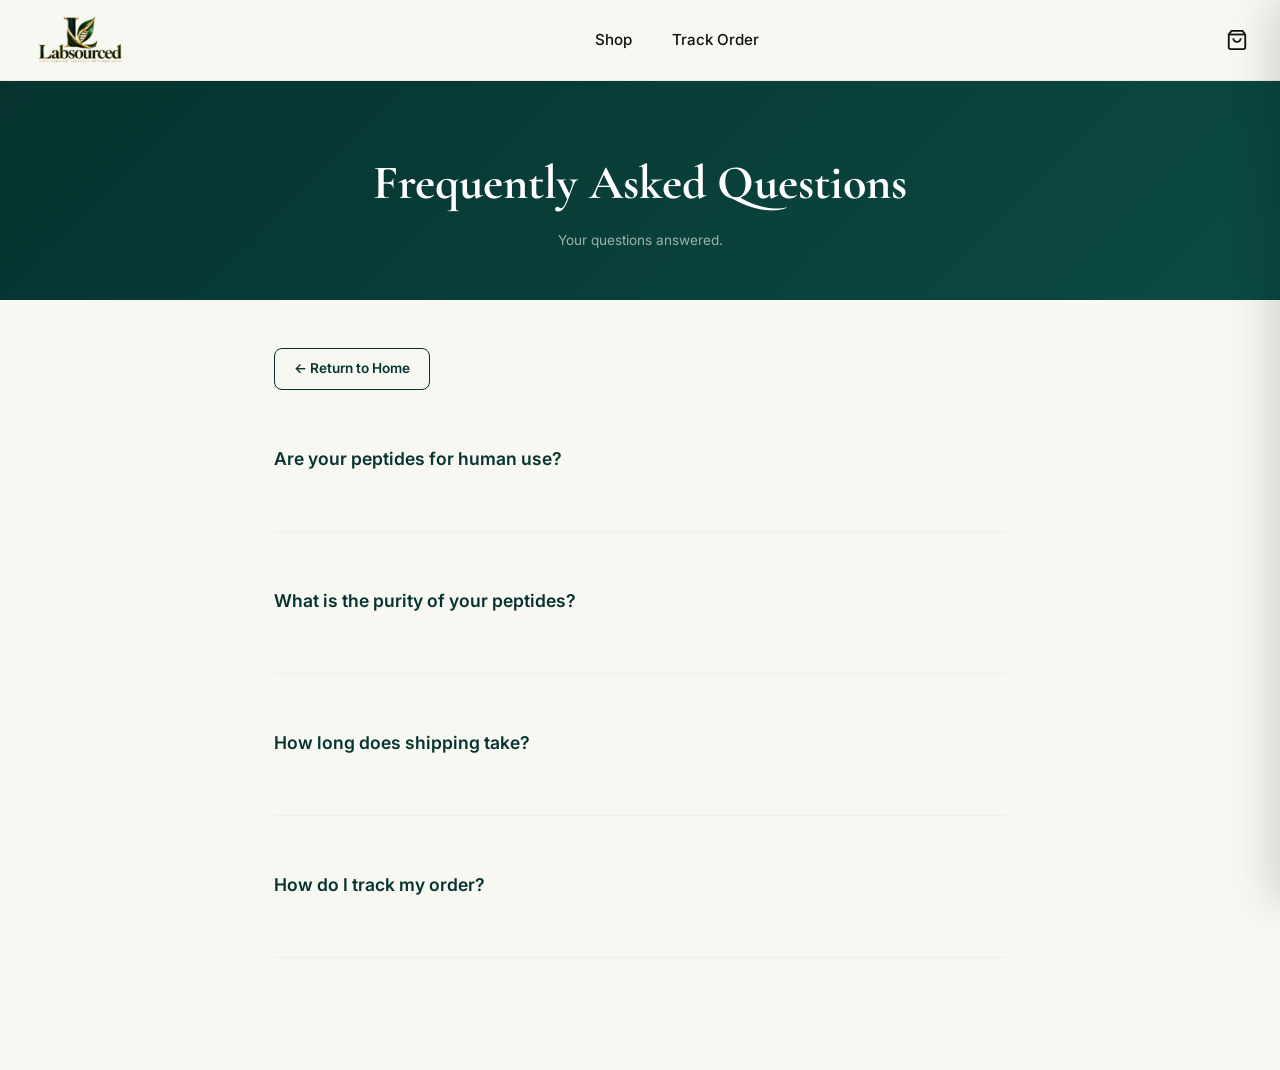
<file: pages/faq.html>
<!DOCTYPE html>
<html lang="en">
<head>
  <meta charset="UTF-8"><meta name="viewport" content="width=device-width, initial-scale=1.0">
  <title>FAQ | Labsourced</title>
  <link rel="preconnect" href="https://fonts.googleapis.com">
  <link rel="preconnect" href="https://fonts.gstatic.com" crossorigin>
  <link href="https://fonts.googleapis.com/css2?family=Cormorant+Garamond:ital,wght@0,400;0,500;0,600;0,700;1,400&family=Inter:wght@300;400;500;600&display=swap" rel="stylesheet">
  <link rel="stylesheet" href="../css/style.css">
  <link rel="stylesheet" href="../css/welcome.css">
  <style>
    .legal-hero { background:linear-gradient(135deg,#06332F,#0B4A43); padding:4rem 0 3rem; text-align:center; }
    .legal-hero h1 { font-family:'Cormorant Garamond',serif; font-size:clamp(2rem,4vw,3rem); font-weight:700; color:#fff; }
    .legal-hero p { color:rgba(255,255,255,.6); font-family:'Inter',sans-serif; font-size:.85rem; margin-top:.5rem; }
    .legal-content { max-width:780px; margin:0 auto; padding:3rem 1.5rem 5rem; font-family:'Inter',sans-serif; }
    .legal-content h2 { font-family:'Cormorant Garamond',serif; font-size:1.8rem; color:#06332F; margin:2rem 0 .75rem; }
    .legal-content h3 { font-family:'Cormorant Garamond',serif; font-size:1.3rem; color:#111; margin:1.5rem 0 .5rem; }
    .legal-content p { color:#555; line-height:1.85; margin-bottom:1.5rem; font-size:.95rem; }
    .return-home-btn { display: inline-flex; align-items: center; gap: 6px; margin-bottom: 2rem; padding: 0.6rem 1.2rem; border: 1.5px solid #06332F; border-radius: 8px; color: #06332F; text-decoration: none; font-family: 'Inter', sans-serif; font-size: 0.85rem; font-weight: 600; transition: all 0.2s ease; }
    .return-home-btn:hover { background: #06332F; color: #fff; }
    
    .faq-item { margin-bottom: 2rem; padding-bottom: 1.5rem; border-bottom: 1px solid #eee; }
    .faq-q { font-family: 'Inter', sans-serif; font-size: 1.1rem; font-weight: 600; color: #06332F; margin-bottom: 0.75rem; }
    .faq-a { font-family: 'Inter', sans-serif; font-size: 0.95rem; color: #555; line-height: 1.7; }
  </style>
</head>
<body>
<header class="header" id="header">
  <div class="container header-inner">
    <div class="logo"><a href="../index.html"><img src="../Logo.png" alt="Labsourced" class="nav-logo"></a></div>
    <nav class="desktop-nav"><ul class="nav-links">
      <li><a href="../shop.html">Shop</a></li>
      <li><a href="../track.html">Track Order</a></li>
    </ul></nav>
    <div class="header-icons">
      <button aria-label="Cart" class="icon-btn cart-icon-btn" id="cartBtn">
        <svg width="22" height="22" viewBox="0 0 24 24" fill="none" stroke="currentColor" stroke-width="2"><path d="M6 2L3 6v14a2 2 0 0 0 2 2h14a2 2 0 0 0 2-2V6l-3-4z"/><line x1="3" y1="6" x2="21" y2="6"/><path d="M16 10a4 4 0 0 1-8 0"/></svg>
        <span class="cart-count">0</span>
      </button>
    </div>
  </div>
</header>
<div class="cart-overlay" id="cartOverlay"></div>
<div class="cart-drawer" id="cartDrawer">
  <div class="cart-drawer-header"><h3>Cart</h3><button class="cart-close-btn" id="cartCloseBtn">✕</button></div>
  <div class="cart-items" id="cartItems"></div>
  <div class="cart-drawer-footer" id="cartFooter" style="display:none">
    <div class="cart-total-row"><span>Total</span><span id="cartTotal"></span></div>
    <a href="../checkout.html" class="btn btn-primary btn-full">Checkout</a>
  </div>
</div>

<div class="legal-hero">
  <h1>Frequently Asked Questions</h1>
  <p>Your questions answered.</p>
</div>

<div class="legal-content">
  <a href="../index.html" class="return-home-btn">&larr; Return to Home</a>
  
  <div class="faq-item">
    <div class="faq-q">Are your peptides for human use?</div>
    <div class="faq-a">No. All compounds distributed by Labsourced are strictly for in vitro and laboratory research use only. They are not intended for human or animal consumption.</div>
  </div>

  <div class="faq-item">
    <div class="faq-q">What is the purity of your peptides?</div>
    <div class="faq-a">Our peptides are synthesized and tested to ensure a purity of 99% or higher, validated through rigorous HPLC and MS analysis.</div>
  </div>

  <div class="faq-item">
    <div class="faq-q">How long does shipping take?</div>
    <div class="faq-a">Domestic orders typically arrive within 2-4 business days. International orders can take between 7-14 business days depending on customs processing in the destination country.</div>
  </div>

  <div class="faq-item">
    <div class="faq-q">How do I track my order?</div>
    <div class="faq-a">Once your order is shipped, you will receive a tracking code via email. You can enter this code on our "Track Order" page to see real-time updates.</div>
  </div>
</div>

<script src="../js/supabase.js"></script>
<script src="../js/script.js"></script>
</body>
</html>
</file>
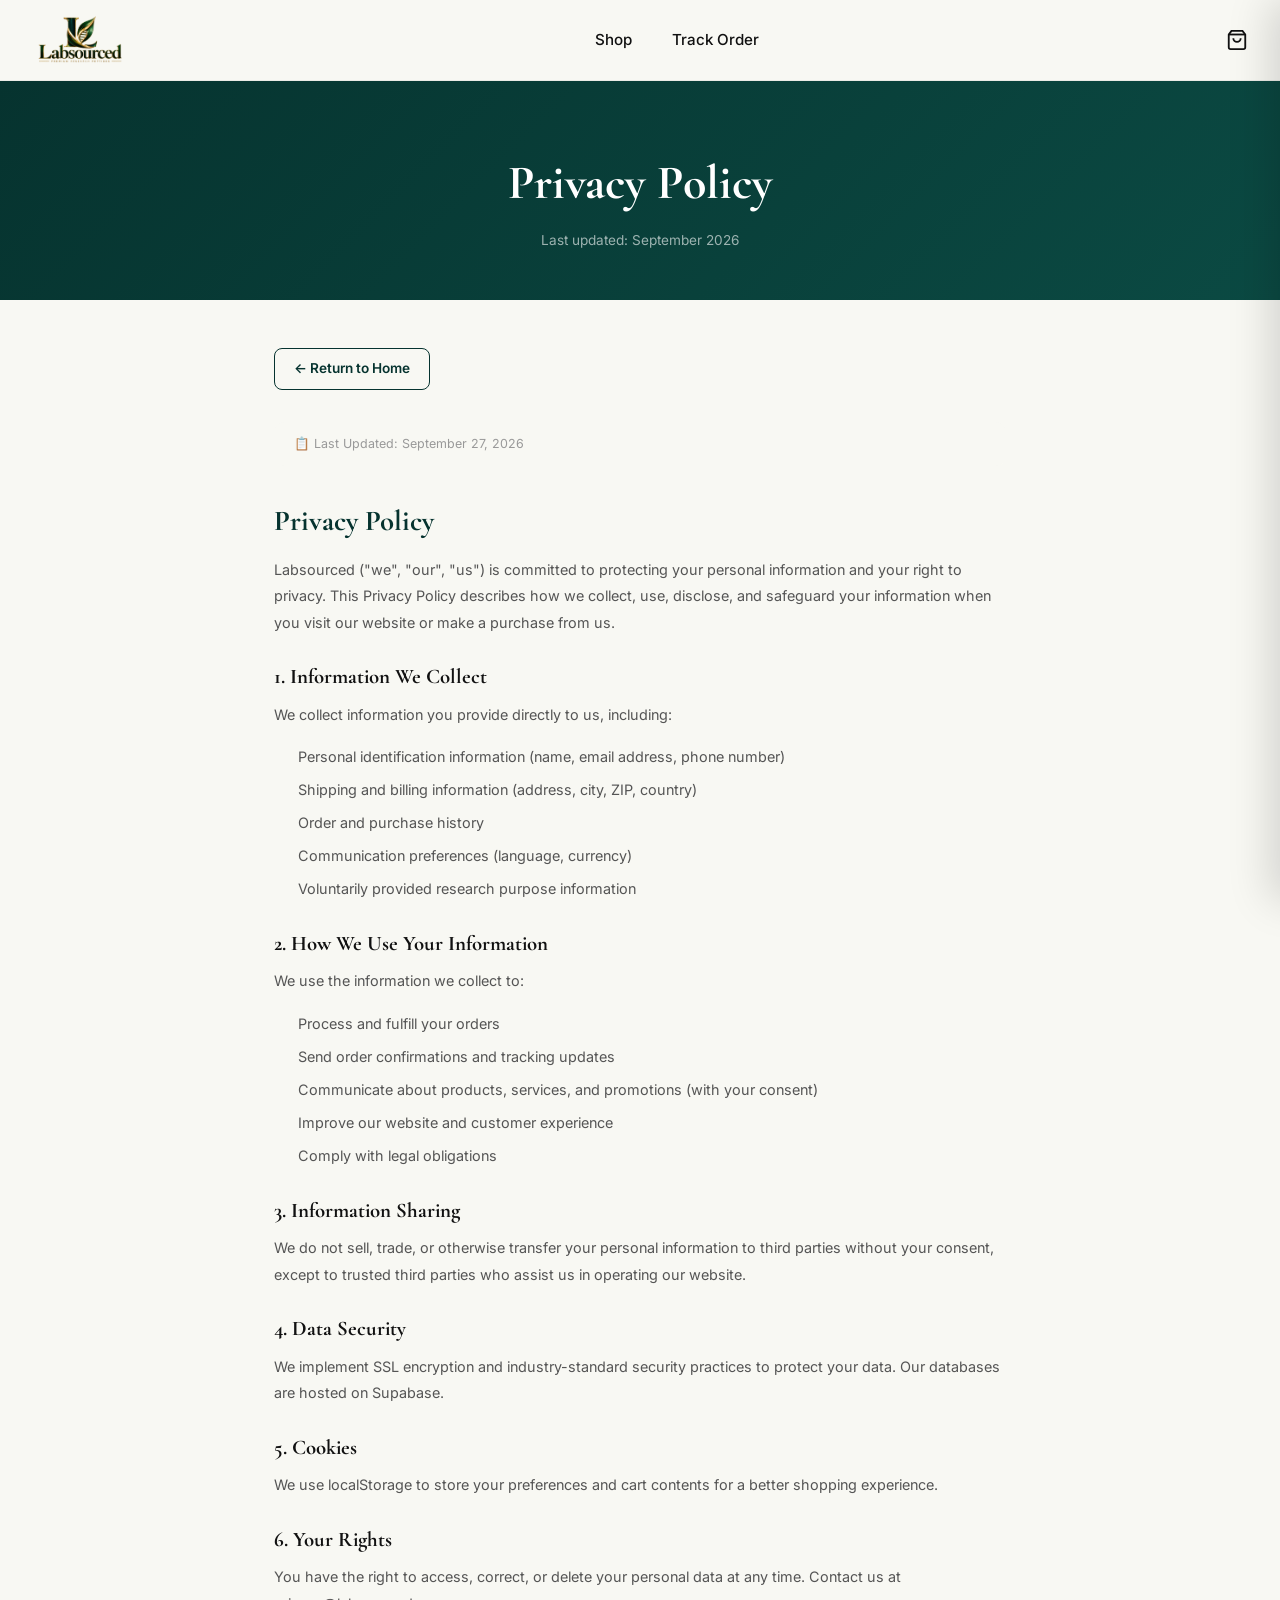
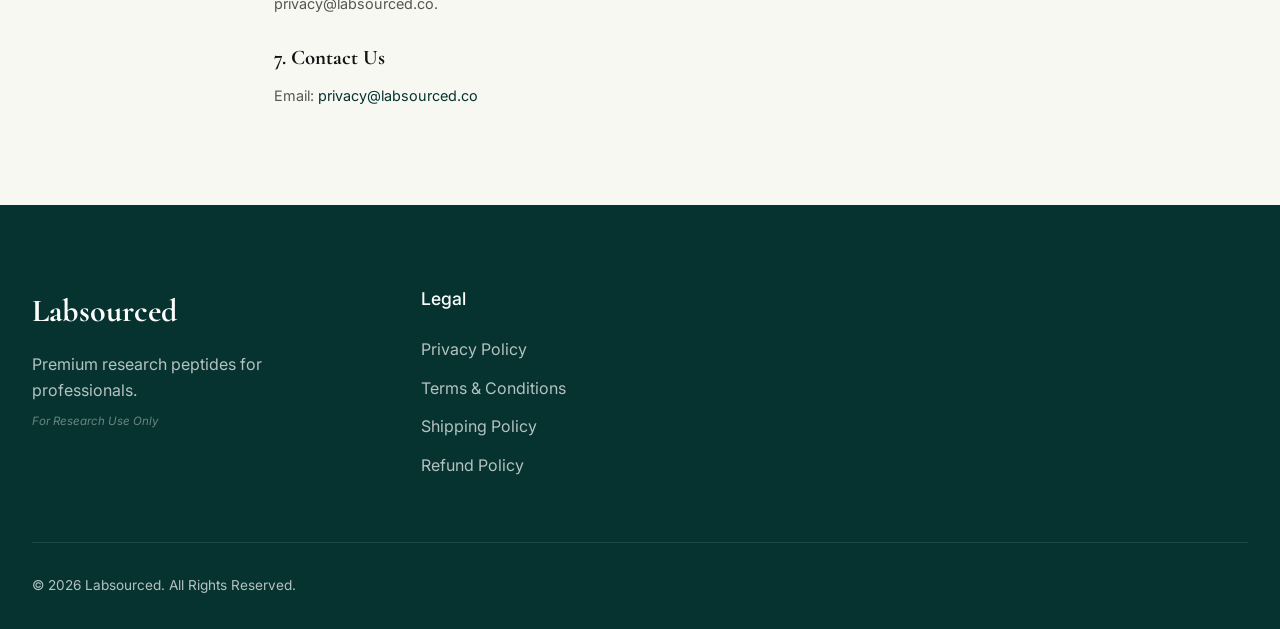
<file: pages/privacy.html>
<!DOCTYPE html>
<html lang="en">
<head>
  <meta charset="UTF-8"><meta name="viewport" content="width=device-width, initial-scale=1.0">
  <title>Privacy Policy | Labsourced</title>
  <link rel="preconnect" href="https://fonts.googleapis.com">
  <link rel="preconnect" href="https://fonts.gstatic.com" crossorigin>
  <link href="https://fonts.googleapis.com/css2?family=Cormorant+Garamond:ital,wght@0,400;0,500;0,600;0,700;1,400&family=Inter:wght@300;400;500;600&display=swap" rel="stylesheet">
  <link rel="stylesheet" href="../css/style.css">
  <link rel="stylesheet" href="../css/welcome.css">
  <style>
    .legal-hero { background:linear-gradient(135deg,#06332F,#0B4A43); padding:4rem 0 3rem; text-align:center; }
    .legal-hero h1 { font-family:'Cormorant Garamond',serif; font-size:clamp(2rem,4vw,3rem); font-weight:700; color:#fff; }
    .legal-hero p { color:rgba(255,255,255,.6); font-family:'Inter',sans-serif; font-size:.85rem; margin-top:.5rem; }
    .legal-content { max-width:780px; margin:0 auto; padding:3rem 1.5rem 5rem; font-family:'Inter',sans-serif; }
    .legal-content h2 { font-family:'Cormorant Garamond',serif; font-size:1.8rem; color:#06332F; margin:2rem 0 .75rem; }
    .legal-content h3 { font-family:'Cormorant Garamond',serif; font-size:1.3rem; color:#111; margin:1.5rem 0 .5rem; }
    .legal-content p { color:#555; line-height:1.85; margin-bottom:1rem; font-size:.9rem; }
    .legal-content ul { color:#555; line-height:1.85; padding-left:1.5rem; margin-bottom:1rem; font-size:.9rem; }
    .legal-content li { margin-bottom:.4rem; }
    .legal-content a { color:#06332F; }
    .legal-updated { background:#f8f8f3; border-radius:10px; padding:.75rem 1.25rem; font-size:.78rem; color:#999; margin-bottom:2rem; }
    .return-home-btn { display: inline-flex; align-items: center; gap: 6px; margin-bottom: 2rem; padding: 0.6rem 1.2rem; border: 1.5px solid #06332F; border-radius: 8px; color: #06332F; text-decoration: none; font-family: 'Inter', sans-serif; font-size: 0.85rem; font-weight: 600; transition: all 0.2s ease; }
    .return-home-btn:hover { background: #06332F; color: #fff; }
  </style>
</head>
<body>
<header class="header" id="header">
  <div class="container header-inner">
    <div class="logo"><a href="../index.html"><img src="../Logo.png" alt="Labsourced" class="nav-logo"></a></div>
    <nav class="desktop-nav"><ul class="nav-links">
      <li><a href="../shop.html">Shop</a></li>
      <li><a href="../track.html">Track Order</a></li>
    </ul></nav>
    <div class="header-icons">
      <button aria-label="Cart" class="icon-btn cart-icon-btn" id="cartBtn">
        <svg width="22" height="22" viewBox="0 0 24 24" fill="none" stroke="currentColor" stroke-width="2"><path d="M6 2L3 6v14a2 2 0 0 0 2 2h14a2 2 0 0 0 2-2V6l-3-4z"/><line x1="3" y1="6" x2="21" y2="6"/><path d="M16 10a4 4 0 0 1-8 0"/></svg>
        <span class="cart-count">0</span>
      </button>
    </div>
  </div>
</header>
<div class="cart-overlay" id="cartOverlay"></div>
<div class="cart-drawer" id="cartDrawer">
  <div class="cart-drawer-header"><h3>Cart</h3><button class="cart-close-btn" id="cartCloseBtn">✕</button></div>
  <div class="cart-items" id="cartItems"></div>
  <div class="cart-drawer-footer" id="cartFooter" style="display:none">
    <div class="cart-total-row"><span>Total</span><span id="cartTotal"></span></div>
    <a href="../checkout.html" class="btn btn-primary btn-full">Checkout</a>
  </div>
</div>

<div class="legal-hero">
  <h1>Privacy Policy</h1>
  <p>Last updated: September 2026</p>
</div>

<div class="legal-content" id="pageContent">
  <a href="../index.html" class="return-home-btn">&larr; Return to Home</a>
  <div class="legal-updated">📋 Last Updated: September 27, 2026</div>
  <div id="cmsContent">
  <h2>Privacy Policy</h2>
  <p>Labsourced ("we", "our", "us") is committed to protecting your personal information and your right to privacy. This Privacy Policy describes how we collect, use, disclose, and safeguard your information when you visit our website or make a purchase from us.</p>

  <h3>1. Information We Collect</h3>
  <p>We collect information you provide directly to us, including:</p>
  <ul>
    <li>Personal identification information (name, email address, phone number)</li>
    <li>Shipping and billing information (address, city, ZIP, country)</li>
    <li>Order and purchase history</li>
    <li>Communication preferences (language, currency)</li>
    <li>Voluntarily provided research purpose information</li>
  </ul>

  <h3>2. How We Use Your Information</h3>
  <p>We use the information we collect to:</p>
  <ul>
    <li>Process and fulfill your orders</li>
    <li>Send order confirmations and tracking updates</li>
    <li>Communicate about products, services, and promotions (with your consent)</li>
    <li>Improve our website and customer experience</li>
    <li>Comply with legal obligations</li>
  </ul>

  <h3>3. Information Sharing</h3>
  <p>We do not sell, trade, or otherwise transfer your personal information to third parties without your consent, except to trusted third parties who assist us in operating our website.</p>

  <h3>4. Data Security</h3>
  <p>We implement SSL encryption and industry-standard security practices to protect your data. Our databases are hosted on Supabase.</p>

  <h3>5. Cookies</h3>
  <p>We use localStorage to store your preferences and cart contents for a better shopping experience.</p>

  <h3>6. Your Rights</h3>
  <p>You have the right to access, correct, or delete your personal data at any time. Contact us at privacy@labsourced.co.</p>

  <h3>7. Contact Us</h3>
  <p>Email: <a href="mailto:privacy@labsourced.co">privacy@labsourced.co</a></p>
  </div>
</div>
<script>
  (function() {
    try {
      const stored = localStorage.getItem('cms_page_privacy-policy');
      if (stored) {
        const data = JSON.parse(stored);
        const el = document.getElementById('cmsContent');
        if (el && data.content) el.innerHTML = data.content;
      }
    } catch(e) {}
  })();
</script>

<footer class="footer">
  <div class="container footer-inner">
    <div class="footer-col brand-col"><h3 class="footer-logo">Labsourced</h3><p>Premium research peptides for professionals.</p><p class="footer-research-note">For Research Use Only</p></div>
    <div class="footer-col"><h4>Legal</h4><ul>
      <li><a href="privacy.html">Privacy Policy</a></li>
      <li><a href="terms.html">Terms & Conditions</a></li>
      <li><a href="shipping.html">Shipping Policy</a></li>
      <li><a href="refund.html">Refund Policy</a></li>
    </ul></div>
  </div>
  <div class="container"><div class="footer-bottom"><p>© 2026 Labsourced. All Rights Reserved.</p></div></div>
</footer>
<script src="../js/supabase.js"></script>
<script src="../js/script.js"></script>
</body>
</html>
</file>
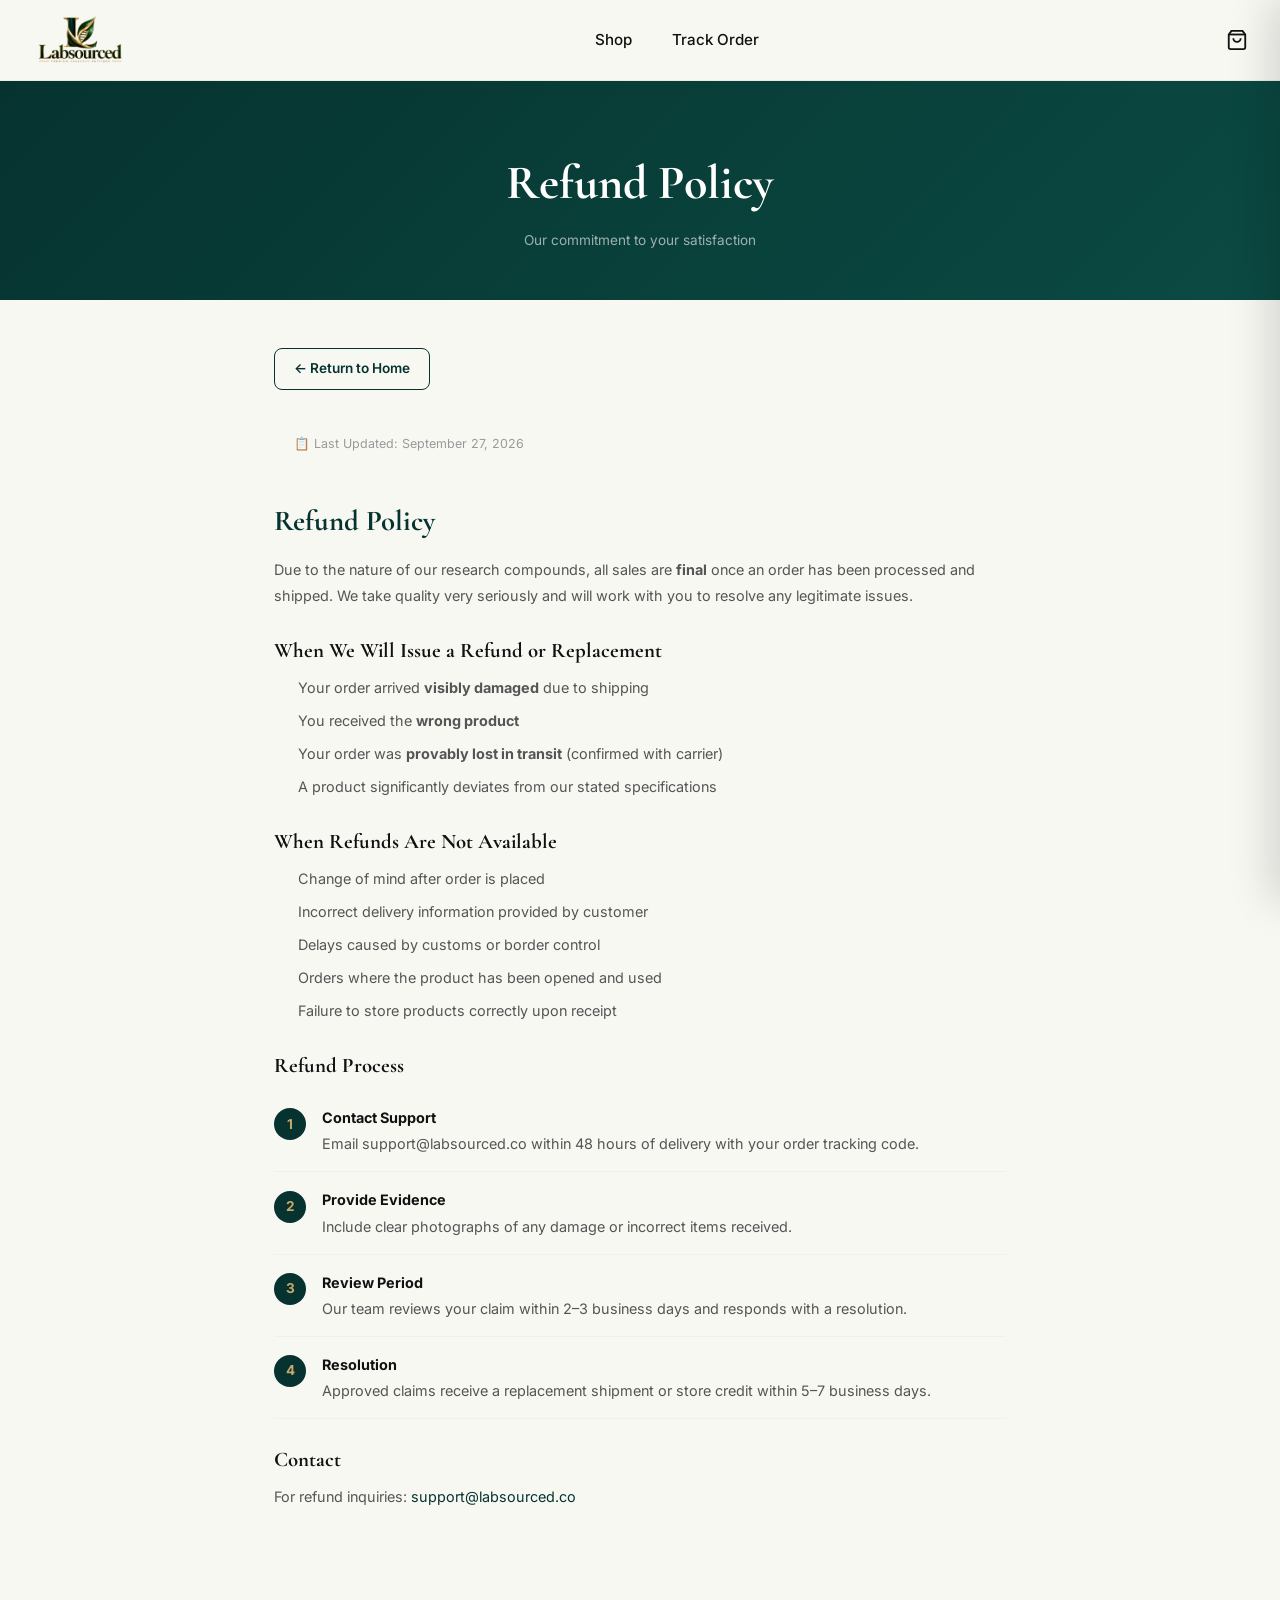
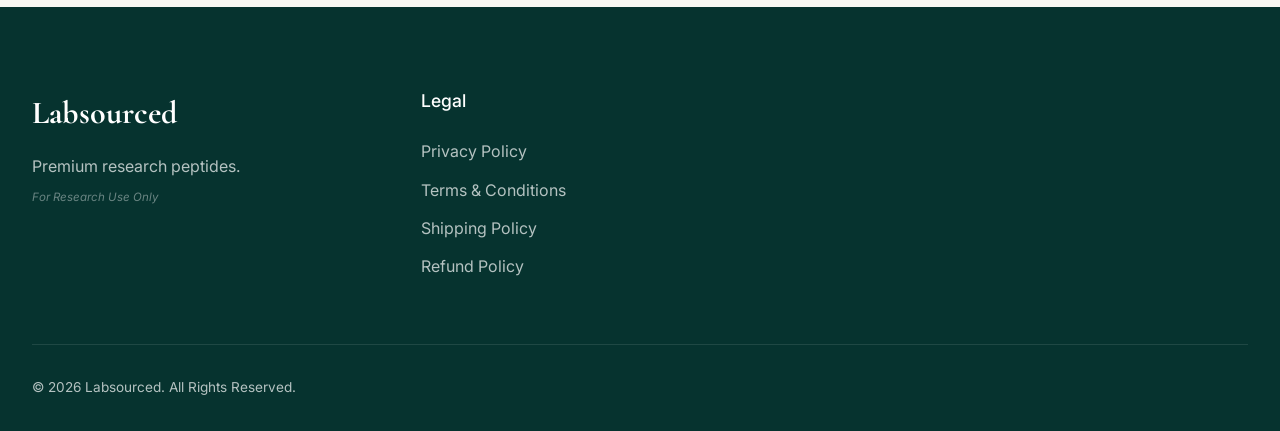
<file: pages/refund.html>
<!DOCTYPE html>
<html lang="en">
<head>
  <meta charset="UTF-8"><meta name="viewport" content="width=device-width, initial-scale=1.0">
  <title>Refund Policy | Labsourced</title>
  <link rel="preconnect" href="https://fonts.googleapis.com">
  <link rel="preconnect" href="https://fonts.gstatic.com" crossorigin>
  <link href="https://fonts.googleapis.com/css2?family=Cormorant+Garamond:ital,wght@0,400;0,500;0,600;0,700;1,400&family=Inter:wght@300;400;500;600&display=swap" rel="stylesheet">
  <link rel="stylesheet" href="../css/style.css">
  <link rel="stylesheet" href="../css/welcome.css">
  <style>
    .legal-hero{background:linear-gradient(135deg,#06332F,#0B4A43);padding:4rem 0 3rem;text-align:center}
    .legal-hero h1{font-family:'Cormorant Garamond',serif;font-size:clamp(2rem,4vw,3rem);font-weight:700;color:#fff}
    .legal-hero p{color:rgba(255,255,255,.6);font-family:'Inter',sans-serif;font-size:.85rem;margin-top:.5rem}
    .legal-content{max-width:780px;margin:0 auto;padding:3rem 1.5rem 5rem;font-family:'Inter',sans-serif}
    .legal-content h2{font-family:'Cormorant Garamond',serif;font-size:1.8rem;color:#06332F;margin:2rem 0 .75rem}
    .legal-content h3{font-family:'Cormorant Garamond',serif;font-size:1.3rem;color:#111;margin:1.5rem 0 .5rem}
    .legal-content p{color:#555;line-height:1.85;margin-bottom:1rem;font-size:.9rem}
    .legal-content ul{color:#555;line-height:1.85;padding-left:1.5rem;margin-bottom:1rem;font-size:.9rem}
    .legal-content li{margin-bottom:.4rem}
    .legal-updated{background:#f8f8f3;border-radius:10px;padding:.75rem 1.25rem;font-size:.78rem;color:#999;margin-bottom:2rem}
    .process-step{display:flex;gap:1rem;align-items:flex-start;padding:1rem 0;border-bottom:1px solid #f0f0f0}
    .ps-num{width:32px;height:32px;background:#06332F;color:#C8A96A;border-radius:50%;display:flex;align-items:center;justify-content:center;font-family:'Inter',sans-serif;font-size:.85rem;font-weight:700;flex-shrink:0;margin-top:.15rem}
    .ps-text{font-family:'Inter',sans-serif;font-size:.9rem;color:#555;line-height:1.6}
    .ps-text strong{color:#111;display:block;margin-bottom:.2rem}
    .return-home-btn { display: inline-flex; align-items: center; gap: 6px; margin-bottom: 2rem; padding: 0.6rem 1.2rem; border: 1.5px solid #06332F; border-radius: 8px; color: #06332F; text-decoration: none; font-family: 'Inter', sans-serif; font-size: 0.85rem; font-weight: 600; transition: all 0.2s ease; }
    .return-home-btn:hover { background: #06332F; color: #fff; }
  </style>
</head>
<body>
<header class="header" id="header">
  <div class="container header-inner">
    <div class="logo"><a href="../index.html"><img src="../Logo.png" alt="Labsourced" class="nav-logo"></a></div>
    <nav class="desktop-nav"><ul class="nav-links"><li><a href="../shop.html">Shop</a></li><li><a href="../track.html">Track Order</a></li></ul></nav>
    <div class="header-icons">
      <button aria-label="Cart" class="icon-btn cart-icon-btn" id="cartBtn">
        <svg width="22" height="22" viewBox="0 0 24 24" fill="none" stroke="currentColor" stroke-width="2"><path d="M6 2L3 6v14a2 2 0 0 0 2 2h14a2 2 0 0 0 2-2V6l-3-4z"/><line x1="3" y1="6" x2="21" y2="6"/><path d="M16 10a4 4 0 0 1-8 0"/></svg>
        <span class="cart-count">0</span>
      </button>
    </div>
  </div>
</header>
<div class="cart-overlay" id="cartOverlay"></div>
<div class="cart-drawer" id="cartDrawer">
  <div class="cart-drawer-header"><h3>Cart</h3><button class="cart-close-btn" id="cartCloseBtn">✕</button></div>
  <div class="cart-items" id="cartItems"></div>
  <div class="cart-drawer-footer" id="cartFooter" style="display:none">
    <div class="cart-total-row"><span>Total</span><span id="cartTotal"></span></div>
    <a href="../checkout.html" class="btn btn-primary btn-full">Checkout</a>
  </div>
</div>

<div class="legal-hero">
  <h1>Refund Policy</h1>
  <p>Our commitment to your satisfaction</p>
</div>

<div class="legal-content">
  <a href="../index.html" class="return-home-btn">&larr; Return to Home</a>
  <div class="legal-updated">📋 Last Updated: September 27, 2026</div>
  <div id="cmsContent">
  <h2>Refund Policy</h2>
  <p>Due to the nature of our research compounds, all sales are <strong>final</strong> once an order has been processed and shipped. We take quality very seriously and will work with you to resolve any legitimate issues.</p>

  <h3>When We Will Issue a Refund or Replacement</h3>
  <ul>
    <li>Your order arrived <strong>visibly damaged</strong> due to shipping</li>
    <li>You received the <strong>wrong product</strong></li>
    <li>Your order was <strong>provably lost in transit</strong> (confirmed with carrier)</li>
    <li>A product significantly deviates from our stated specifications</li>
  </ul>

  <h3>When Refunds Are Not Available</h3>
  <ul>
    <li>Change of mind after order is placed</li>
    <li>Incorrect delivery information provided by customer</li>
    <li>Delays caused by customs or border control</li>
    <li>Orders where the product has been opened and used</li>
    <li>Failure to store products correctly upon receipt</li>
  </ul>

  <h3>Refund Process</h3>
  <div class="process-step">
    <div class="ps-num">1</div>
    <div class="ps-text"><strong>Contact Support</strong>Email support@labsourced.co within 48 hours of delivery with your order tracking code.</div>
  </div>
  <div class="process-step">
    <div class="ps-num">2</div>
    <div class="ps-text"><strong>Provide Evidence</strong>Include clear photographs of any damage or incorrect items received.</div>
  </div>
  <div class="process-step">
    <div class="ps-num">3</div>
    <div class="ps-text"><strong>Review Period</strong>Our team reviews your claim within 2–3 business days and responds with a resolution.</div>
  </div>
  <div class="process-step">
    <div class="ps-num">4</div>
    <div class="ps-text"><strong>Resolution</strong>Approved claims receive a replacement shipment or store credit within 5–7 business days.</div>
  </div>

  <h3>Contact</h3>
  <p>For refund inquiries: <a href="mailto:support@labsourced.co" style="color:#06332F;">support@labsourced.co</a></p>
  </div>
</div>
<script>
  (function() {
    try {
      const stored = localStorage.getItem('cms_page_refund-policy');
      if (stored) {
        const data = JSON.parse(stored);
        const el = document.getElementById('cmsContent');
        if (el && data.content) el.innerHTML = data.content;
      }
    } catch(e) {}
  })();
</script>

<footer class="footer">
  <div class="container footer-inner">
    <div class="footer-col brand-col"><h3 class="footer-logo">Labsourced</h3><p>Premium research peptides.</p><p class="footer-research-note">For Research Use Only</p></div>
    <div class="footer-col"><h4>Legal</h4><ul>
      <li><a href="privacy.html">Privacy Policy</a></li><li><a href="terms.html">Terms & Conditions</a></li>
      <li><a href="shipping.html">Shipping Policy</a></li><li><a href="refund.html">Refund Policy</a></li>
    </ul></div>
  </div>
  <div class="container"><div class="footer-bottom"><p>© 2026 Labsourced. All Rights Reserved.</p></div></div>
</footer>
<script src="../js/supabase.js"></script>
<script src="../js/script.js"></script>
</body>
</html>
</file>
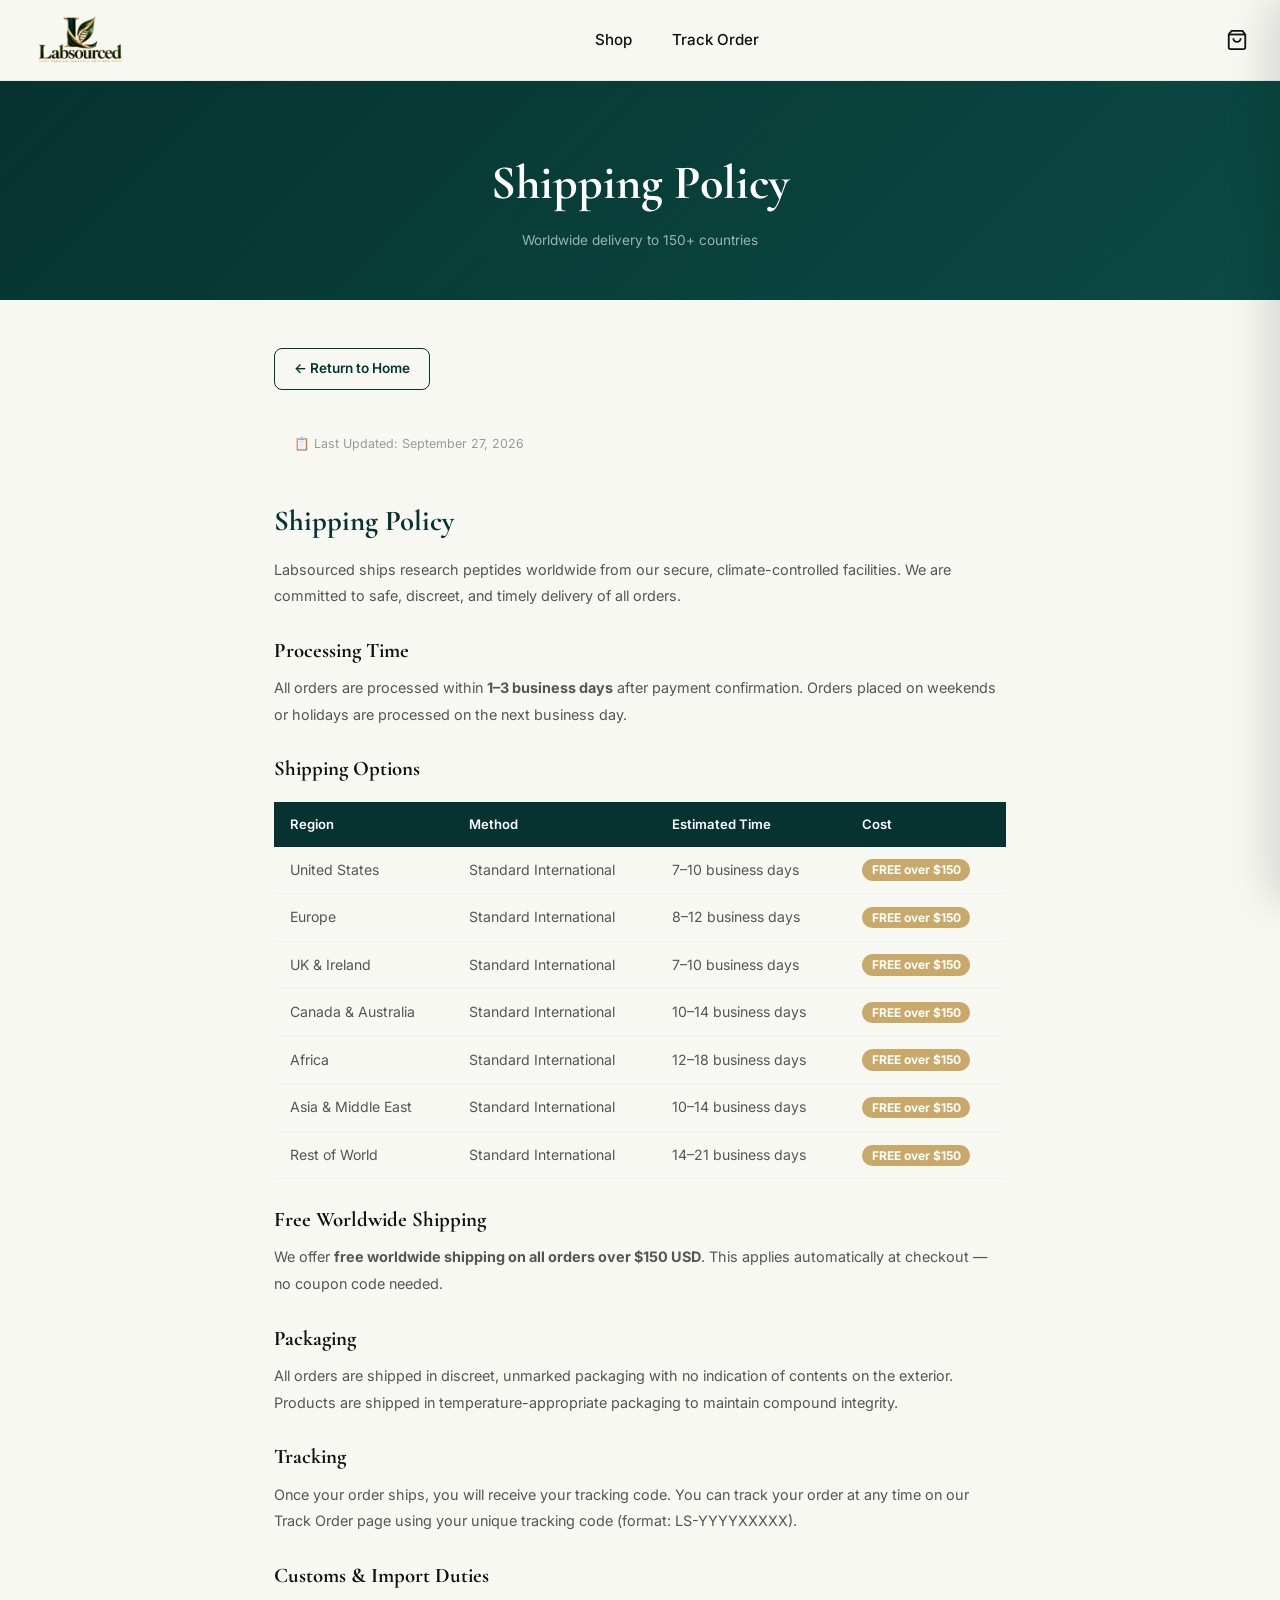
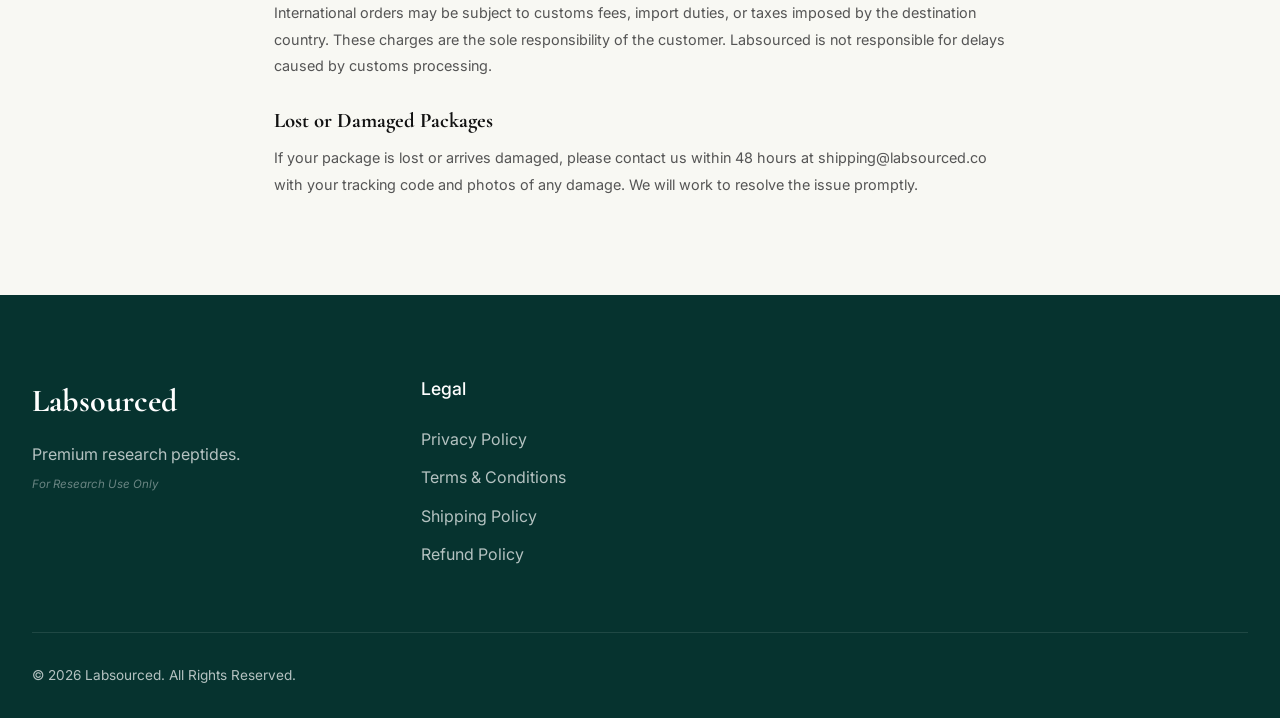
<file: pages/shipping.html>
<!DOCTYPE html>
<html lang="en">
<head>
  <meta charset="UTF-8"><meta name="viewport" content="width=device-width, initial-scale=1.0">
  <title>Shipping Policy | Labsourced</title>
  <link rel="preconnect" href="https://fonts.googleapis.com">
  <link rel="preconnect" href="https://fonts.gstatic.com" crossorigin>
  <link href="https://fonts.googleapis.com/css2?family=Cormorant+Garamond:ital,wght@0,400;0,500;0,600;0,700;1,400&family=Inter:wght@300;400;500;600&display=swap" rel="stylesheet">
  <link rel="stylesheet" href="../css/style.css">
  <link rel="stylesheet" href="../css/welcome.css">
  <style>
    .legal-hero{background:linear-gradient(135deg,#06332F,#0B4A43);padding:4rem 0 3rem;text-align:center}
    .legal-hero h1{font-family:'Cormorant Garamond',serif;font-size:clamp(2rem,4vw,3rem);font-weight:700;color:#fff}
    .legal-hero p{color:rgba(255,255,255,.6);font-family:'Inter',sans-serif;font-size:.85rem;margin-top:.5rem}
    .legal-content{max-width:780px;margin:0 auto;padding:3rem 1.5rem 5rem;font-family:'Inter',sans-serif}
    .legal-content h2{font-family:'Cormorant Garamond',serif;font-size:1.8rem;color:#06332F;margin:2rem 0 .75rem}
    .legal-content h3{font-family:'Cormorant Garamond',serif;font-size:1.3rem;color:#111;margin:1.5rem 0 .5rem}
    .legal-content p{color:#555;line-height:1.85;margin-bottom:1rem;font-size:.9rem}
    .legal-content ul{color:#555;line-height:1.85;padding-left:1.5rem;margin-bottom:1rem;font-size:.9rem}
    .legal-content li{margin-bottom:.4rem}
    .legal-updated{background:#f8f8f3;border-radius:10px;padding:.75rem 1.25rem;font-size:.78rem;color:#999;margin-bottom:2rem}
    .shipping-table{width:100%;border-collapse:collapse;margin:1rem 0}
    .shipping-table th{background:#06332F;color:#fff;font-family:'Inter',sans-serif;font-size:.82rem;font-weight:600;padding:.75rem 1rem;text-align:left}
    .shipping-table td{padding:.75rem 1rem;border-bottom:1px solid #f0f0f0;font-family:'Inter',sans-serif;font-size:.88rem;color:#555}
    .shipping-table tr:nth-child(even) td{background:#f8f8f3}
    .free-badge{background:#C8A96A;color:#fff;padding:.2rem .6rem;border-radius:20px;font-size:.75rem;font-weight:700}
    .return-home-btn { display: inline-flex; align-items: center; gap: 6px; margin-bottom: 2rem; padding: 0.6rem 1.2rem; border: 1.5px solid #06332F; border-radius: 8px; color: #06332F; text-decoration: none; font-family: 'Inter', sans-serif; font-size: 0.85rem; font-weight: 600; transition: all 0.2s ease; }
    .return-home-btn:hover { background: #06332F; color: #fff; }
  </style>
</head>
<body>
<header class="header" id="header">
  <div class="container header-inner">
    <div class="logo"><a href="../index.html"><img src="../Logo.png" alt="Labsourced" class="nav-logo"></a></div>
    <nav class="desktop-nav"><ul class="nav-links"><li><a href="../shop.html">Shop</a></li><li><a href="../track.html">Track Order</a></li></ul></nav>
    <div class="header-icons">
      <button aria-label="Cart" class="icon-btn cart-icon-btn" id="cartBtn">
        <svg width="22" height="22" viewBox="0 0 24 24" fill="none" stroke="currentColor" stroke-width="2"><path d="M6 2L3 6v14a2 2 0 0 0 2 2h14a2 2 0 0 0 2-2V6l-3-4z"/><line x1="3" y1="6" x2="21" y2="6"/><path d="M16 10a4 4 0 0 1-8 0"/></svg>
        <span class="cart-count">0</span>
      </button>
    </div>
  </div>
</header>
<div class="cart-overlay" id="cartOverlay"></div>
<div class="cart-drawer" id="cartDrawer">
  <div class="cart-drawer-header"><h3>Cart</h3><button class="cart-close-btn" id="cartCloseBtn">✕</button></div>
  <div class="cart-items" id="cartItems"></div>
  <div class="cart-drawer-footer" id="cartFooter" style="display:none">
    <div class="cart-total-row"><span>Total</span><span id="cartTotal"></span></div>
    <a href="../checkout.html" class="btn btn-primary btn-full">Checkout</a>
  </div>
</div>

<div class="legal-hero">
  <h1>Shipping Policy</h1>
  <p>Worldwide delivery to 150+ countries</p>
</div>

<div class="legal-content">
  <a href="../index.html" class="return-home-btn">&larr; Return to Home</a>
  <div class="legal-updated">📋 Last Updated: September 27, 2026</div>
  <div id="cmsContent">
  <h2>Shipping Policy</h2>
  <p>Labsourced ships research peptides worldwide from our secure, climate-controlled facilities. We are committed to safe, discreet, and timely delivery of all orders.</p>

  <h3>Processing Time</h3>
  <p>All orders are processed within <strong>1–3 business days</strong> after payment confirmation. Orders placed on weekends or holidays are processed on the next business day.</p>

  <h3>Shipping Options</h3>
  <table class="shipping-table">
    <tr><th>Region</th><th>Method</th><th>Estimated Time</th><th>Cost</th></tr>
    <tr><td>United States</td><td>Standard International</td><td>7–10 business days</td><td><span class="free-badge">FREE over $150</span></td></tr>
    <tr><td>Europe</td><td>Standard International</td><td>8–12 business days</td><td><span class="free-badge">FREE over $150</span></td></tr>
    <tr><td>UK & Ireland</td><td>Standard International</td><td>7–10 business days</td><td><span class="free-badge">FREE over $150</span></td></tr>
    <tr><td>Canada & Australia</td><td>Standard International</td><td>10–14 business days</td><td><span class="free-badge">FREE over $150</span></td></tr>
    <tr><td>Africa</td><td>Standard International</td><td>12–18 business days</td><td><span class="free-badge">FREE over $150</span></td></tr>
    <tr><td>Asia & Middle East</td><td>Standard International</td><td>10–14 business days</td><td><span class="free-badge">FREE over $150</span></td></tr>
    <tr><td>Rest of World</td><td>Standard International</td><td>14–21 business days</td><td><span class="free-badge">FREE over $150</span></td></tr>
  </table>

  <h3>Free Worldwide Shipping</h3>
  <p>We offer <strong>free worldwide shipping on all orders over $150 USD</strong>. This applies automatically at checkout — no coupon code needed.</p>

  <h3>Packaging</h3>
  <p>All orders are shipped in discreet, unmarked packaging with no indication of contents on the exterior. Products are shipped in temperature-appropriate packaging to maintain compound integrity.</p>

  <h3>Tracking</h3>
  <p>Once your order ships, you will receive your tracking code. You can track your order at any time on our <a href="../track.html">Track Order</a> page using your unique tracking code (format: LS-YYYYXXXXX).</p>

  <h3>Customs & Import Duties</h3>
  <p>International orders may be subject to customs fees, import duties, or taxes imposed by the destination country. These charges are the sole responsibility of the customer. Labsourced is not responsible for delays caused by customs processing.</p>

  <h3>Lost or Damaged Packages</h3>
  <p>If your package is lost or arrives damaged, please contact us within 48 hours at shipping@labsourced.co with your tracking code and photos of any damage. We will work to resolve the issue promptly.</p>
  </div>
</div>
<script>
  (function() {
    try {
      const stored = localStorage.getItem('cms_page_shipping-policy');
      if (stored) {
        const data = JSON.parse(stored);
        const el = document.getElementById('cmsContent');
        if (el && data.content) el.innerHTML = data.content;
      }
    } catch(e) {}
  })();
</script>

<footer class="footer">
  <div class="container footer-inner">
    <div class="footer-col brand-col"><h3 class="footer-logo">Labsourced</h3><p>Premium research peptides.</p><p class="footer-research-note">For Research Use Only</p></div>
    <div class="footer-col"><h4>Legal</h4><ul>
      <li><a href="privacy.html">Privacy Policy</a></li><li><a href="terms.html">Terms & Conditions</a></li>
      <li><a href="shipping.html">Shipping Policy</a></li><li><a href="refund.html">Refund Policy</a></li>
    </ul></div>
  </div>
  <div class="container"><div class="footer-bottom"><p>© 2026 Labsourced. All Rights Reserved.</p></div></div>
</footer>
<script src="../js/supabase.js"></script>
<script src="../js/script.js"></script>
</body>
</html>
</file>
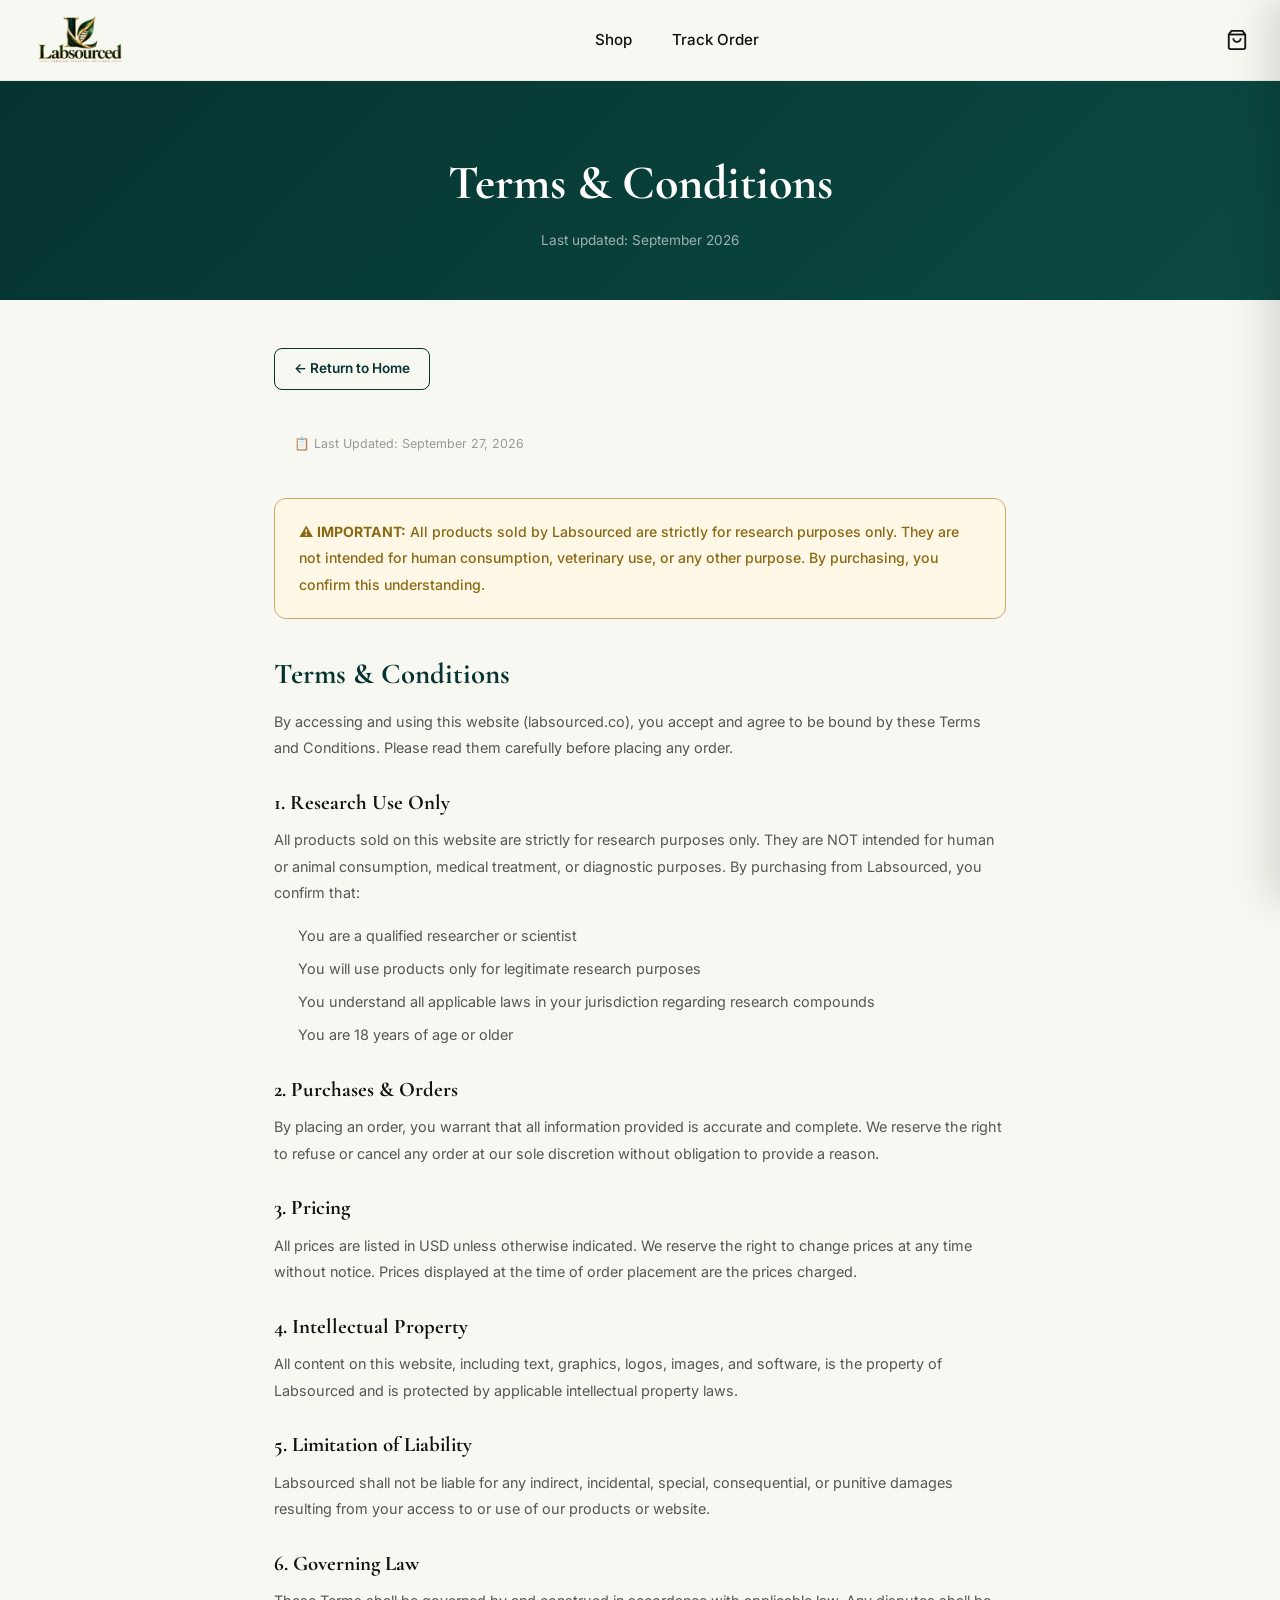
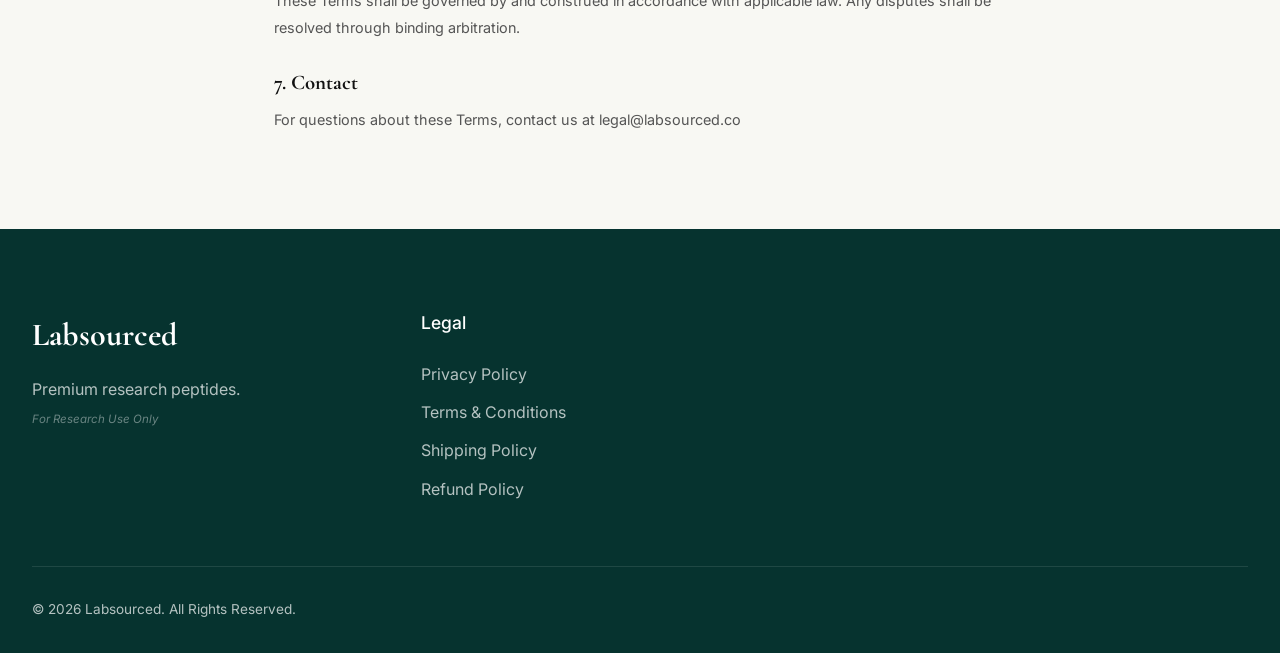
<file: pages/terms.html>
<!DOCTYPE html>
<html lang="en">
<head>
  <meta charset="UTF-8"><meta name="viewport" content="width=device-width, initial-scale=1.0">
  <title>Terms & Conditions | Labsourced</title>
  <link rel="preconnect" href="https://fonts.googleapis.com">
  <link rel="preconnect" href="https://fonts.gstatic.com" crossorigin>
  <link href="https://fonts.googleapis.com/css2?family=Cormorant+Garamond:ital,wght@0,400;0,500;0,600;0,700;1,400&family=Inter:wght@300;400;500;600&display=swap" rel="stylesheet">
  <link rel="stylesheet" href="../css/style.css">
  <link rel="stylesheet" href="../css/welcome.css">
  <style>
    .legal-hero{background:linear-gradient(135deg,#06332F,#0B4A43);padding:4rem 0 3rem;text-align:center}
    .legal-hero h1{font-family:'Cormorant Garamond',serif;font-size:clamp(2rem,4vw,3rem);font-weight:700;color:#fff}
    .legal-hero p{color:rgba(255,255,255,.6);font-family:'Inter',sans-serif;font-size:.85rem;margin-top:.5rem}
    .legal-content{max-width:780px;margin:0 auto;padding:3rem 1.5rem 5rem;font-family:'Inter',sans-serif}
    .legal-content h2{font-family:'Cormorant Garamond',serif;font-size:1.8rem;color:#06332F;margin:2rem 0 .75rem}
    .legal-content h3{font-family:'Cormorant Garamond',serif;font-size:1.3rem;color:#111;margin:1.5rem 0 .5rem}
    .legal-content p{color:#555;line-height:1.85;margin-bottom:1rem;font-size:.9rem}
    .legal-content ul{color:#555;line-height:1.85;padding-left:1.5rem;margin-bottom:1rem;font-size:.9rem}
    .legal-content li{margin-bottom:.4rem}
    .legal-updated{background:#f8f8f3;border-radius:10px;padding:.75rem 1.25rem;font-size:.78rem;color:#999;margin-bottom:2rem}
    .important-box{background:#fff8e6;border:1px solid #C8A96A;border-radius:12px;padding:1.25rem 1.5rem;margin:1.5rem 0}
    .important-box p{color:#8B6914;margin:0;font-size:.88rem;font-weight:500}
    .return-home-btn { display: inline-flex; align-items: center; gap: 6px; margin-bottom: 2rem; padding: 0.6rem 1.2rem; border: 1.5px solid #06332F; border-radius: 8px; color: #06332F; text-decoration: none; font-family: 'Inter', sans-serif; font-size: 0.85rem; font-weight: 600; transition: all 0.2s ease; }
    .return-home-btn:hover { background: #06332F; color: #fff; }
  </style>
</head>
<body>
<header class="header" id="header">
  <div class="container header-inner">
    <div class="logo"><a href="../index.html"><img src="../Logo.png" alt="Labsourced" class="nav-logo"></a></div>
    <nav class="desktop-nav"><ul class="nav-links"><li><a href="../shop.html">Shop</a></li><li><a href="../track.html">Track Order</a></li></ul></nav>
    <div class="header-icons">
      <button aria-label="Cart" class="icon-btn cart-icon-btn" id="cartBtn">
        <svg width="22" height="22" viewBox="0 0 24 24" fill="none" stroke="currentColor" stroke-width="2"><path d="M6 2L3 6v14a2 2 0 0 0 2 2h14a2 2 0 0 0 2-2V6l-3-4z"/><line x1="3" y1="6" x2="21" y2="6"/><path d="M16 10a4 4 0 0 1-8 0"/></svg>
        <span class="cart-count">0</span>
      </button>
    </div>
  </div>
</header>
<div class="cart-overlay" id="cartOverlay"></div>
<div class="cart-drawer" id="cartDrawer">
  <div class="cart-drawer-header"><h3>Cart</h3><button class="cart-close-btn" id="cartCloseBtn">✕</button></div>
  <div class="cart-items" id="cartItems"></div>
  <div class="cart-drawer-footer" id="cartFooter" style="display:none">
    <div class="cart-total-row"><span>Total</span><span id="cartTotal"></span></div>
    <a href="../checkout.html" class="btn btn-primary btn-full">Checkout</a>
  </div>
</div>

<div class="legal-hero">
  <h1>Terms & Conditions</h1>
  <p>Last updated: September 2026</p>
</div>

<div class="legal-content">
  <a href="../index.html" class="return-home-btn">&larr; Return to Home</a>
  <div class="legal-updated">📋 Last Updated: September 27, 2026</div>
  <div id="cmsContent">
  <div class="important-box">
    <p>⚠️ <strong>IMPORTANT:</strong> All products sold by Labsourced are strictly for research purposes only. They are not intended for human consumption, veterinary use, or any other purpose. By purchasing, you confirm this understanding.</p>
  </div>

  <h2>Terms & Conditions</h2>
  <p>By accessing and using this website (labsourced.co), you accept and agree to be bound by these Terms and Conditions. Please read them carefully before placing any order.</p>

  <h3>1. Research Use Only</h3>
  <p>All products sold on this website are strictly for research purposes only. They are NOT intended for human or animal consumption, medical treatment, or diagnostic purposes. By purchasing from Labsourced, you confirm that:</p>
  <ul>
    <li>You are a qualified researcher or scientist</li>
    <li>You will use products only for legitimate research purposes</li>
    <li>You understand all applicable laws in your jurisdiction regarding research compounds</li>
    <li>You are 18 years of age or older</li>
  </ul>

  <h3>2. Purchases & Orders</h3>
  <p>By placing an order, you warrant that all information provided is accurate and complete. We reserve the right to refuse or cancel any order at our sole discretion without obligation to provide a reason.</p>

  <h3>3. Pricing</h3>
  <p>All prices are listed in USD unless otherwise indicated. We reserve the right to change prices at any time without notice. Prices displayed at the time of order placement are the prices charged.</p>

  <h3>4. Intellectual Property</h3>
  <p>All content on this website, including text, graphics, logos, images, and software, is the property of Labsourced and is protected by applicable intellectual property laws.</p>

  <h3>5. Limitation of Liability</h3>
  <p>Labsourced shall not be liable for any indirect, incidental, special, consequential, or punitive damages resulting from your access to or use of our products or website.</p>

  <h3>6. Governing Law</h3>
  <p>These Terms shall be governed by and construed in accordance with applicable law. Any disputes shall be resolved through binding arbitration.</p>

  <h3>7. Contact</h3>
  <p>For questions about these Terms, contact us at legal@labsourced.co</p>
  </div>
</div>
<script>
  (function() {
    try {
      const stored = localStorage.getItem('cms_page_terms-conditions');
      if (stored) {
        const data = JSON.parse(stored);
        const el = document.getElementById('cmsContent');
        if (el && data.content) el.innerHTML = data.content;
      }
    } catch(e) {}
  })();
</script>

<footer class="footer">
  <div class="container footer-inner">
    <div class="footer-col brand-col"><h3 class="footer-logo">Labsourced</h3><p>Premium research peptides.</p><p class="footer-research-note">For Research Use Only</p></div>
    <div class="footer-col"><h4>Legal</h4><ul>
      <li><a href="privacy.html">Privacy Policy</a></li><li><a href="terms.html">Terms & Conditions</a></li>
      <li><a href="shipping.html">Shipping Policy</a></li><li><a href="refund.html">Refund Policy</a></li>
    </ul></div>
  </div>
  <div class="container"><div class="footer-bottom"><p>© 2026 Labsourced. All Rights Reserved.</p></div></div>
</footer>
<script src="../js/supabase.js"></script>
<script src="../js/script.js"></script>
</body>
</html>
</file>
<file: css/style.css>
:root {
    /* Color System */
    --primary-dark-green: #06332F;
    --secondary-green: #0B4A43;
    --bg-color: #F8F8F3;
    --white: #FFFFFF;
    --text-color: #111111;
    --accent-gold: #C8A96A;
    
    /* Typography */
    --font-heading: 'Cormorant Garamond', serif;
    --font-body: 'Inter', sans-serif;
    
    /* Variables */
    --transition-smooth: all 0.4s cubic-bezier(0.16, 1, 0.3, 1);
    --border-radius: 12px;
    --shadow-soft: 0 10px 40px rgba(0, 0, 0, 0.05);
    --shadow-hover: 0 20px 50px rgba(0, 0, 0, 0.1);
}

* {
    margin: 0;
    padding: 0;
    box-sizing: border-box;
}

body {
    font-family: var(--font-body);
    background-color: var(--bg-color);
    color: var(--text-color);
    line-height: 1.6;
    overflow-x: hidden;
}

img {
    max-width: 100%;
    display: block;
}

a {
    text-decoration: none;
    color: inherit;
    transition: var(--transition-smooth);
}

ul {
    list-style: none;
}

.container {
    width: 100%;
    max-width: 1400px;
    margin: 0 auto;
    padding: 0 2rem;
}

.btn {
    display: inline-block;
    padding: 1rem 2rem;
    font-weight: 500;
    border-radius: 4px;
    cursor: pointer;
    transition: var(--transition-smooth);
    border: none;
    font-family: var(--font-body);
    font-size: 1rem;
    text-align: center;
}

.btn-primary {
    background-color: var(--primary-dark-green);
    color: var(--white);
}

.btn-primary:hover {
    background-color: var(--secondary-green);
    transform: translateY(-2px);
    box-shadow: 0 10px 20px rgba(6, 51, 47, 0.2);
}

.btn-secondary {
    background-color: transparent;
    color: var(--text-color);
    border: 1px solid var(--text-color);
}

.btn-secondary:hover {
    background-color: var(--text-color);
    color: var(--white);
}

.section-title {
    font-family: var(--font-heading);
    font-size: 3rem;
    font-weight: 600;
    margin-bottom: 3rem;
    color: var(--primary-dark-green);
}

.text-center {
    text-align: center;
}

/* 1. ANNOUNCEMENT BAR — Marquee scrolling */
.announcement-bar {
    background: linear-gradient(90deg, #062824 0%, #0B3D35 50%, #062824 100%);
    color: rgba(255,255,255,0.92);
    height: 46px;
    display: flex;
    align-items: center;
    position: relative;
    overflow: hidden;
}
.announcement-bar::after {
    content: '';
    position: absolute;
    top: 0; left: 0; right: 0;
    height: 1px;
    background: linear-gradient(90deg, transparent, rgba(200,169,106,0.5), transparent);
}

/* Marquee */
.marquee-bar { padding: 0; }
.marquee-track {
    overflow: hidden;
    width: 100%;
    display: flex;
    align-items: center;
}
.marquee-content {
    display: flex;
    align-items: center;
    gap: 0;
    white-space: nowrap;
    animation: marqueeScroll 30s linear infinite;
    will-change: transform;
}
@keyframes marqueeScroll {
    0%   { transform: translateX(0); }
    100% { transform: translateX(-50%); }
}
.mq-item {
    display: inline-flex;
    align-items: center;
    gap: 5px;
    font-size: 0.8rem;
    font-weight: 400;
    letter-spacing: 0.3px;
    padding: 0 2rem;
}
.mq-item strong { color: #C8A96A; font-weight: 800; }
.mq-sep {
    color: rgba(200,169,106,0.5);
    font-size: 0.7rem;
    flex-shrink: 0;
}


/* 2. HEADER */
.header {
    background-color: rgba(248, 248, 243, 0.95);
    backdrop-filter: blur(10px);
    border-bottom: 1px solid rgba(0,0,0,0.05);
    position: sticky;
    top: 0;
    z-index: 1000;
    transition: var(--transition-smooth);
}

.header-inner {
    display: flex;
    justify-content: space-between;
    align-items: center;
    height: 80px;
}

.logo a {
    display: flex;
    align-items: center;
}

.nav-logo {
    height: 48px;
    width: auto;
    object-fit: contain;
}


.desktop-nav .nav-links {
    display: flex;
    gap: 2.5rem;
}

.desktop-nav a {
    font-size: 0.95rem;
    font-weight: 500;
    position: relative;
}

.desktop-nav a::after {
    content: '';
    position: absolute;
    bottom: -4px;
    left: 0;
    width: 0;
    height: 1px;
    background-color: var(--accent-gold);
    transition: var(--transition-smooth);
}

.desktop-nav a:hover::after {
    width: 100%;
}

.header-icons {
    display: flex;
    gap: 1.5rem;
    align-items: center;
}

.icon-btn {
    background: none;
    border: none;
    cursor: pointer;
    color: var(--text-color);
    transition: var(--transition-smooth);
    position: relative;
    display: flex;
    align-items: center;
    justify-content: center;
}

.icon-btn:hover {
    color: var(--accent-gold);
}

.cart-count {
    position: absolute;
    top: -5px;
    right: -8px;
    background-color: var(--accent-gold);
    color: var(--white);
    font-size: 0.7rem;
    width: 18px;
    height: 18px;
    display: flex;
    align-items: center;
    justify-content: center;
    border-radius: 50%;
    font-weight: 600;
}

.mobile-menu-btn {
    display: none;
    background: none;
    border: none;
    flex-direction: column;
    gap: 5px;
    cursor: pointer;
    z-index: 1001;
}

.mobile-menu-btn span {
    display: block;
    width: 25px;
    height: 2px;
    background-color: var(--text-color);
    transition: var(--transition-smooth);
}

.mobile-nav-overlay {
    position: fixed;
    top: 0;
    left: 0;
    width: 100%;
    height: 100vh;
    background-color: rgba(248, 248, 243, 0.98); /* Opaque cream for legibility */
    backdrop-filter: blur(15px);
    z-index: 999;
    display: flex;
    align-items: center;
    justify-content: center;
    opacity: 0;
    pointer-events: none;
    transition: all 0.4s cubic-bezier(0.4, 0, 0.2, 1);
}

.mobile-nav-overlay.active {
    opacity: 1;
    pointer-events: all;
}

.mobile-nav-links {
    text-align: center;
    display: flex;
    flex-direction: column;
    gap: 2.2rem;
    padding: 0;
    margin: 0;
    list-style: none;
}

.mobile-nav-links a {
    font-family: var(--font-heading);
    font-size: 2.2rem;
    font-weight: 500;
    color: var(--primary-dark-green);
    text-decoration: none;
    transition: color 0.3s ease;
    display: block;
}

.mobile-nav-links a:hover {
    color: var(--accent-gold);
}

/* =============================================
   3. HERO SECTION — Full-bleed 2-column layout
   ============================================= */

/* The hero is just a container — all layout is in .hero-inner */
.hero {
    position: relative;
    overflow: hidden;
    background: #F4F1EB;
}

/* Subtle warm radial glow */
.hero-bg-pattern {
    position: absolute;
    inset: 0;
    background: radial-gradient(ellipse at 30% 60%, rgba(200,169,106,.07) 0%, transparent 55%);
    pointer-events: none;
    z-index: 0;
}

/* ── CRITICAL: Override .container for hero-inner ──
   The container class adds max-width + side padding which prevents
   the image from reaching the right edge. We undo it here. */
.hero-inner {
    max-width: 100% !important;
    padding: 0 !important;
    margin: 0 !important;
    /* Now set up the 2-column grid */
    display: grid;
    grid-template-columns: 58% 42%;
    min-height: 92vh;
    align-items: stretch;
    position: relative;
    z-index: 1;
}

/* LEFT COLUMN: content with its own internal padding */
.hero-content {
    display: flex;
    flex-direction: column;
    justify-content: center;
    padding: 5rem clamp(2rem, 4vw, 4rem) 4rem clamp(2rem, 5vw, 5rem);
    z-index: 2;
}

/* RIGHT COLUMN: image fills every pixel and blends into background */
.hero-image-wrapper {
    position: relative;
    overflow: hidden;
}

/* Left-edge gradient blend — image melts into cream background */
.hero-image-wrapper::before {
    content: '';
    position: absolute;
    top: 0;
    left: 0;
    width: 45%;  /* how far the blend reaches into the image */
    height: 100%;
    background: linear-gradient(to right, #F4F1EB 0%, rgba(244,241,235,0.6) 40%, transparent 100%);
    z-index: 2;
    pointer-events: none;
}

.hero-glass-frame {
    position: absolute;
    inset: 0;
    overflow: hidden;
}

.hero-image {
    width: 100%;
    height: 100%;
    object-fit: cover;
    object-position: center center;
    display: block;
}

/* ── HERO BADGE ── */
.hero-badge {
    display: inline-flex;
    align-items: center;
    gap: .6rem;
    background: #ffffff;
    border: 1px solid rgba(6, 51, 47, 0.15);
    box-shadow: 0 4px 12px rgba(6, 51, 47, 0.05);
    padding: .5rem 1.25rem;
    border-radius: 50px;
    font-family: var(--font-body);
    font-size: .7rem;
    font-weight: 700;
    letter-spacing: .2em;
    text-transform: uppercase;
    color: #06332f;
    margin-bottom: 2rem;
    width: max-content;
}

.badge-icon {
    color: #06332f;
    flex-shrink: 0;
}

/* ── HERO HEADING ── */
.hero-heading {
    font-family: var(--font-heading);
    font-size: 5.5rem;
    font-weight: 500;
    line-height: 1.0;
    letter-spacing: -2px;
    color: #0E2E28;
    margin-bottom: 1.25rem;
}

.hero-heading em {
    font-style: italic;
    color: #987A46;
    font-weight: 400;
}

/* Gold divider line under heading */
.hero-heading-divider {
    width: 45px;
    height: 2.5px;
    background: #C8A96A;
    border-radius: 2px;
    margin-bottom: 1.75rem;
}

/* ── DESCRIPTION ── */
.hero-description {
    font-size: 1.05rem;
    color: #3a3a3a;
    line-height: 1.65;
    max-width: 90%;
    margin-bottom: 2rem;
    font-weight: 400;
}

/* ── STATS ROW ── */
.hero-stats {
    display: flex;
    align-items: flex-end;
    gap: 2.5rem;
    margin-bottom: 2.5rem;
}

.hero-stat {
    display: flex;
    flex-direction: column;
    align-items: center;
    text-align: center;
    gap: 0.15rem;
}

.stat-icon {
    color: #987A46;
    margin-bottom: 0.2rem;
}

.stat-num {
    font-family: var(--font-heading);
    font-size: 2rem;
    font-weight: 600;
    color: #987A46;
    line-height: 1;
}

.stat-label {
    font-family: var(--font-body);
    font-size: .62rem;
    font-weight: 700;
    text-transform: uppercase;
    letter-spacing: .18em;
    color: #444;
}

/* ── CTA BUTTON ── */
.hero-buttons {
    margin-bottom: 1.25rem;
}

.btn-pill {
    display: block !important;
    width: 100% !important;
    max-width: 380px;
    text-align: center;
    border-radius: 60px !important;
    padding: 1.2rem 2rem !important;
    font-size: 1.05rem !important;
    font-weight: 600 !important;
    letter-spacing: 0.3px;
    color: #fff !important;
    background: #0c3530 !important;
    box-shadow: 0 10px 28px rgba(6, 51, 47, 0.22) !important;
    transition: all 0.3s ease !important;
}

.btn-pill:hover {
    background: #072824 !important;
    box-shadow: 0 16px 40px rgba(6, 51, 47, 0.32) !important;
    transform: translateY(-1px) !important;
}

/* ── TRUST TEXT ── */
.hero-trust-text {
    display: flex;
    align-items: center;
    gap: 0.5rem;
    font-family: var(--font-body);
    font-size: 0.82rem;
    color: #555;
    font-weight: 500;
    margin-top: 0.5rem;
}

.hero-trust-text svg {
    color: #555;
    flex-shrink: 0;
}

/* 4. TRUST ICON SECTION */
.trust-section {
    padding: 7rem 0;
    position: relative;
    overflow: hidden;
    background-color: #06332F;
    border-bottom: 1px solid rgba(255, 255, 255, 0.05);
}

.trust-bg-video {
    position: absolute;
    top: 50%;
    left: 50%;
    transform: translate(-50%, -50%);
    min-width: 100%;
    min-height: 100%;
    width: auto;
    height: auto;
    object-fit: cover;
    z-index: 0;
}

.trust-overlay {
    position: absolute;
    top: 0; left: 0;
    width: 100%; height: 100%;
    background: linear-gradient(135deg, rgba(5, 40, 36, 0.90) 0%, rgba(8, 52, 45, 0.82) 100%);
    z-index: 1;
}

.trust-inner {
    display: grid;
    grid-template-columns: repeat(4, 1fr);
    gap: 1.75rem;
    position: relative;
    z-index: 2;
}

.trust-item {
    display: flex;
    flex-direction: column;
    align-items: center;
    text-align: center;
    background: rgba(255, 255, 255, 0.94);
    backdrop-filter: blur(16px);
    -webkit-backdrop-filter: blur(16px);
    padding: 2.75rem 1.75rem 2.25rem;
    border-radius: 20px;
    box-shadow:
        0 2px 0 rgba(255,255,255,0.9) inset,
        0 -1px 0 rgba(0,0,0,0.04) inset,
        0 12px 40px rgba(0, 0, 0, 0.18),
        0 2px 8px rgba(0, 0, 0, 0.08);
    border: 1px solid rgba(255, 255, 255, 0.55);
    position: relative;
    overflow: hidden;
    transition: transform 0.4s cubic-bezier(0.165, 0.84, 0.44, 1),
                box-shadow 0.4s cubic-bezier(0.165, 0.84, 0.44, 1);
}

/* Premium top accent line in brand gold */
.trust-item::before {
    content: '';
    position: absolute;
    top: 0; left: 0; right: 0;
    height: 3px;
    background: linear-gradient(90deg, transparent 0%, #C8A96A 40%, #E8C97A 60%, transparent 100%);
    border-radius: 3px 3px 0 0;
    opacity: 0;
    transition: opacity 0.35s ease;
}

/* Subtle warm glow on the card background */
.trust-item::after {
    content: '';
    position: absolute;
    top: 0; left: 0; right: 0; bottom: 0;
    background: radial-gradient(ellipse at 50% 0%, rgba(200,169,106,0.06) 0%, transparent 65%);
    pointer-events: none;
}

.trust-item:hover {
    transform: translateY(-8px) scale(1.01);
    box-shadow:
        0 2px 0 rgba(255,255,255,0.9) inset,
        0 -1px 0 rgba(0,0,0,0.04) inset,
        0 24px 60px rgba(0, 0, 0, 0.22),
        0 8px 20px rgba(6, 51, 47, 0.12);
}

.trust-item:hover::before {
    opacity: 1;
}

.trust-icon {
    width: 72px;
    height: 72px;
    background: linear-gradient(145deg, #f0f8f6 0%, #d8ede9 60%, #c5e2dd 100%);
    border-radius: 50%;
    display: flex;
    align-items: center;
    justify-content: center;
    margin-bottom: 1.4rem;
    color: #06332f;
    box-shadow:
        inset 0 2px 6px rgba(255, 255, 255, 1),
        inset 0 -2px 4px rgba(6, 51, 47, 0.08),
        0 6px 18px rgba(6, 51, 47, 0.12);
    border: 1.5px solid rgba(6, 51, 47, 0.07);
    transition: transform 0.35s cubic-bezier(0.165, 0.84, 0.44, 1),
                box-shadow 0.35s ease;
    position: relative;
    z-index: 1;
}

.trust-item:hover .trust-icon {
    transform: scale(1.1) rotate(-3deg);
    box-shadow:
        inset 0 2px 6px rgba(255, 255, 255, 1),
        inset 0 -2px 4px rgba(6, 51, 47, 0.08),
        0 10px 28px rgba(6, 51, 47, 0.18);
}

.trust-item h3 {
    font-family: 'Inter', sans-serif;
    font-size: 1.0rem;
    font-weight: 700;
    color: #06332f;
    margin-bottom: 0.35rem;
    letter-spacing: -0.01em;
    position: relative;
    z-index: 1;
}

.trust-item p {
    font-family: 'Inter', sans-serif;
    font-size: 0.8rem;
    color: #6b7e7c;
    margin: 0 0 1.2rem;
    font-weight: 500;
    position: relative;
    z-index: 1;
}

.trust-item-stat {
    display: inline-flex;
    align-items: center;
    gap: 0.3rem;
    background: linear-gradient(135deg, rgba(6,51,47,0.06) 0%, rgba(6,51,47,0.03) 100%);
    border: 1px solid rgba(6, 51, 47, 0.10);
    padding: 0.3rem 0.85rem;
    border-radius: 50px;
    font-family: 'Inter', sans-serif;
    font-size: 0.7rem;
    font-weight: 700;
    color: #06332f;
    letter-spacing: 0.04em;
    text-transform: uppercase;
    position: relative;
    z-index: 1;
    transition: background 0.3s, border-color 0.3s;
}

.trust-item:hover .trust-item-stat {
    background: linear-gradient(135deg, rgba(200,169,106,0.15) 0%, rgba(200,169,106,0.07) 100%);
    border-color: rgba(200, 169, 106, 0.3);
    color: #87651F;
}

.trust-stat-dot {
    width: 5px;
    height: 5px;
    background: #C8A96A;
    border-radius: 50%;
    flex-shrink: 0;
}

/* 5. CATEGORY SECTION */
.categories {
    padding: 6rem 0;
}

.category-grid {
    display: grid;
    grid-template-columns: repeat(4, 1fr);
    gap: 2rem;
}

.category-card {
    position: relative;
    border-radius: var(--border-radius);
    overflow: hidden;
    aspect-ratio: 4/5;
    display: block;
}

.category-card img {
    width: 100%;
    height: 100%;
    object-fit: cover;
    transition: transform 0.6s cubic-bezier(0.16, 1, 0.3, 1);
}

.category-overlay {
    position: absolute;
    inset: 0;
    background: linear-gradient(to top, rgba(6, 51, 47, 0.8) 0%, rgba(6, 51, 47, 0) 50%);
    display: flex;
    align-items: flex-end;
    padding: 2rem;
}

.category-overlay h3 {
    color: var(--white);
    font-family: var(--font-heading);
    font-size: 1.5rem;
    font-weight: 500;
    transform: translateY(10px);
    transition: var(--transition-smooth);
}

.category-card:hover img {
    transform: scale(1.05);
}

.category-card:hover .category-overlay h3 {
    transform: translateY(0);
}

/* 6. PRODUCT SECTION */
.products {
    padding: 6rem 0;
    background-color: var(--white);
}

.product-grid {
    display: grid;
    grid-template-columns: repeat(3, 1fr);
    gap: 3rem;
}

.product-card {
    background: var(--white);
    border-radius: var(--border-radius);
    padding: 1.5rem;
    box-shadow: var(--shadow-soft);
    transition: var(--transition-smooth);
    position: relative;
}

.product-card:hover {
    transform: translateY(-5px);
    box-shadow: var(--shadow-hover);
}

.product-image-wrapper {
    position: relative;
    border-radius: 8px;
    overflow: hidden;
    background-color: var(--bg-color);
    aspect-ratio: 1;
    margin-bottom: 1.5rem;
    display: flex;
    align-items: center;
    justify-content: center;
}

.product-image-wrapper img {
    width: 80%;
    height: 80%;
    object-fit: contain;
    transition: transform 0.6s ease;
}

.product-card:hover .product-image-wrapper img {
    transform: scale(1.08);
}

.wishlist-btn {
    position: absolute;
    top: 1rem;
    right: 1rem;
    background: var(--white);
    border: none;
    width: 36px;
    height: 36px;
    border-radius: 50%;
    display: flex;
    align-items: center;
    justify-content: center;
    cursor: pointer;
    box-shadow: 0 2px 10px rgba(0,0,0,0.1);
    color: #ccc;
    transition: var(--transition-smooth);
}

.wishlist-btn:hover {
    color: #ff4757;
}

.product-info {
    text-align: center;
}

.rating {
    color: var(--accent-gold);
    font-size: 0.9rem;
    margin-bottom: 0.5rem;
}

.rating span {
    color: #888;
    margin-left: 5px;
}

.product-name {
    font-family: var(--font-heading);
    font-size: 1.5rem;
    color: var(--primary-dark-green);
    margin-bottom: 0.3rem;
}

.product-dosage {
    font-size: 0.85rem;
    color: #666;
    margin-bottom: 1rem;
}

.product-price {
    font-weight: 600;
    font-size: 1.2rem;
    margin-bottom: 1.5rem;
}

.add-to-cart {
    width: 100%;
    padding: 0.8rem;
}

/* 7. SCIENCE SECTION */
.science-section {
    background-color: var(--primary-dark-green);
    color: var(--white);
    padding: 8rem 0;
}

.science-inner {
    display: grid;
    grid-template-columns: 1fr 1fr;
    gap: 5rem;
    align-items: center;
}

.science-image-wrapper img {
    border-radius: var(--border-radius);
    box-shadow: 0 20px 40px rgba(0,0,0,0.3);
}

.science-title {
    font-family: var(--font-heading);
    font-size: 3.5rem;
    line-height: 1.1;
    margin-bottom: 2rem;
    color: var(--white);
}

.science-text {
    font-size: 1.1rem;
    color: rgba(255,255,255,0.8);
    margin-bottom: 2.5rem;
}

.science-list {
    display: flex;
    flex-direction: column;
    gap: 1rem;
}

.science-list li {
    display: flex;
    align-items: center;
    gap: 1rem;
    font-size: 1.1rem;
}

/* 8. TESTIMONIAL SECTION */
.testimonials {
    padding: 8rem 0;
}

.testimonial-grid {
    display: grid;
    grid-template-columns: repeat(3, 1fr);
    gap: 2rem;
}

.testimonial-card {
    background: var(--white);
    padding: 2.5rem;
    border-radius: var(--border-radius);
    box-shadow: var(--shadow-soft);
}

.stars {
    color: var(--accent-gold);
    font-size: 1.2rem;
    margin-bottom: 1rem;
}

.testimonial-text {
    font-size: 1.1rem;
    font-style: italic;
    color: #444;
    margin-bottom: 1.5rem;
}

.testimonial-author {
    font-weight: 600;
    color: var(--primary-dark-green);
    font-size: 0.9rem;
}

/* 9. NEWSLETTER SECTION */
.newsletter {
    background-color: var(--white);
    padding: 6rem 0;
    border-top: 1px solid rgba(0,0,0,0.05);
}

.newsletter-inner {
    max-width: 600px;
    text-align: center;
}

.newsletter-title {
    font-family: var(--font-heading);
    font-size: 2.5rem;
    color: var(--primary-dark-green);
    margin-bottom: 1rem;
}

.newsletter-text {
    color: #666;
    margin-bottom: 2rem;
}

.newsletter-form {
    display: flex;
    gap: 1rem;
}

.newsletter-input {
    flex: 1;
    padding: 1rem 1.5rem;
    border: 1px solid #ddd;
    border-radius: 4px;
    font-family: var(--font-body);
    font-size: 1rem;
}

.newsletter-input:focus {
    outline: none;
    border-color: var(--primary-dark-green);
}

/* 10. FOOTER */
.footer {
    background-color: var(--primary-dark-green);
    color: rgba(255,255,255,0.7);
    padding: 5rem 0 2rem;
}

.footer-inner {
    display: grid;
    grid-template-columns: 2fr 1fr 1fr 1fr 1fr;
    gap: 3rem;
    margin-bottom: 4rem;
}

.footer-logo {
    font-family: var(--font-heading);
    font-size: 2rem;
    color: var(--white);
    margin-bottom: 1rem;
}

.brand-col p {
    max-width: 250px;
}

.footer-col h4 {
    color: var(--white);
    font-weight: 500;
    margin-bottom: 1.5rem;
    font-size: 1.1rem;
}

.footer-col ul {
    display: flex;
    flex-direction: column;
    gap: 0.8rem;
}

.footer-col a:hover {
    color: var(--accent-gold);
}

.footer-bottom {
    border-top: 1px solid rgba(255,255,255,0.1);
    padding-top: 2rem;
    text-align: center;
    font-size: 0.85rem;
}

/* ANIMATIONS */
.fade-up {
    opacity: 0;
    transform: translateY(30px);
    transition: opacity 0.8s ease, transform 0.8s ease;
}

.fade-up.visible {
    opacity: 1;
    transform: translateY(0);
}

/* =============================================
   RESPONSIVE DESIGN
   ============================================= */

/* Tablet: scale heading down slightly */
@media (max-width: 1024px) {
    .hero-inner {
        grid-template-columns: 55% 45%;
        min-height: 85vh;
    }
    .hero-content { padding: 4rem 2.5rem 3rem 3rem; }
    .hero-heading { font-size: 4.5rem; }
    .product-grid { grid-template-columns: repeat(2, 1fr); }
    .science-inner { gap: 3rem; }
}

/* Mobile: still 2-column, but scaled down proportionally */
@media (max-width: 768px) {
    .desktop-nav, .desktop-only { display: none !important; }
    .mobile-menu-btn { display: flex; }

    /* Keep 2-column layout exactly like the reference image */
    .hero-inner {
        grid-template-columns: 57% 43%;
        min-height: 75svh;
        align-items: stretch; /* MUST be stretch so image fills full column height */
    }

    .hero-content {
        padding: 4.5rem 1.25rem 2.5rem 1.25rem; /* reduced top so badge starts right after header */
        justify-content: flex-start;  /* content starts from top */
    }

    /* Image wrapper must explicitly fill the full column */
    .hero-image-wrapper {
        min-height: 75svh;
        position: relative;
        overflow: hidden;
    }

    .hero-heading {
        font-size: 3rem;
        line-height: 1.0;
        letter-spacing: -1px;
        margin-bottom: 1rem;
    }

    .hero-heading-divider {
        width: 30px;
        margin-bottom: 1rem;
    }

    .hero-badge {
        font-size: 0.58rem;
        padding: 0.4rem 0.85rem;
        margin-bottom: 1.25rem;
        letter-spacing: 0.14em;
    }
    .badge-icon { width: 12px; height: 12px; }

    .hero-description {
        font-size: 0.85rem;
        line-height: 1.55;
        margin-bottom: 1.25rem;
        max-width: 100%;
    }

    .hero-stats {
        gap: 1rem;
        margin-bottom: 1.5rem;
        align-items: flex-end;
    }
    .stat-icon { width: 18px; height: 18px; }
    .stat-num { font-size: 1.3rem; }
    .stat-label { font-size: 0.5rem; }

    .hero-buttons { margin-bottom: 0.75rem; }
    .btn-pill {
        max-width: 100% !important;
        padding: 1rem 1.5rem !important;
        font-size: 0.9rem !important;
    }
    .hero-trust-text { font-size: 0.7rem; }

    /* Other sections */
    .trust-inner { grid-template-columns: repeat(2, 1fr); gap: 1rem; }
    .trust-item { padding: 2rem 1.25rem 1.75rem; }
    .trust-item-stat { font-size: .65rem; padding: .25rem .65rem; }
    .category-grid { grid-template-columns: repeat(2, 1fr); }
    .science-inner { grid-template-columns: 1fr; }
    .science-image-wrapper { order: -1; }
    .testimonial-grid { grid-template-columns: 1fr; }
    .footer-inner { grid-template-columns: repeat(2, 1fr); }
    .brand-col { grid-column: 1 / -1; text-align: center; }
    .brand-col p { margin: 0 auto; }
}

/* Small mobile (390px iPhones) */
@media (max-width: 430px) {
    .hero-inner {
        grid-template-columns: 60% 40%;
        min-height: 75svh;
        align-items: stretch;
    }
    .hero-image-wrapper {
        min-height: 75svh;
    }
    .hero-content {
        padding: 5rem 1rem 2rem 1rem;
        justify-content: flex-start;
    }
    .hero-heading {
        font-size: 2.5rem;
        letter-spacing: -0.5px;
        margin-bottom: 0.85rem;
    }
    .hero-heading-divider { width: 25px; margin-bottom: 0.85rem; }
    .hero-badge {
        font-size: 0.5rem;
        padding: 0.32rem 0.7rem;
        margin-bottom: 1rem;
        letter-spacing: 0.12em;
    }
    .hero-description {
        font-size: 0.75rem;
        line-height: 1.5;
        margin-bottom: 1rem;
    }
    .hero-stats { gap: 0.75rem; margin-bottom: 1.25rem; }
    .stat-icon { width: 15px; height: 15px; }
    .stat-num { font-size: 1.1rem; }
    .stat-label { font-size: 0.44rem; }
    .btn-pill {
        padding: 0.9rem 1rem !important;
        font-size: 0.82rem !important;
    }
    .hero-trust-text { font-size: 0.62rem; }
    .hero-trust-text svg { width: 12px; height: 12px; }
}

/* Very small phones (360px and below) */
@media (max-width: 360px) {
    .hero-inner { grid-template-columns: 63% 37%; align-items: stretch; }
    .hero-image-wrapper { min-height: 75svh; }
    .hero-content { padding: 4.8rem 0.85rem 1.5rem 0.85rem; justify-content: flex-start; }
    .hero-heading { font-size: 2.1rem; }
    .hero-badge { font-size: 0.45rem; }
    .hero-description { font-size: 0.7rem; }
    .stat-num { font-size: 1rem; }
    .stat-label { font-size: 0.4rem; }
}

@media (max-width: 480px) {
    .product-grid {
        grid-template-columns: 1fr;
        gap: 1.5rem;
    }
    .product-card {
        padding: 0.8rem;
    }
    .product-name {
        font-size: 1.1rem;
    }
    .product-price {
        font-size: 1rem;
    }
    .add-to-cart {
        padding: 0.5rem;
        font-size: 0.9rem;
    }
    .category-grid {
        grid-template-columns: repeat(2, 1fr);
        gap: 1rem;
    }
    .category-overlay h3 {
        font-size: 1rem;
    }
    
    .footer-inner {
        grid-template-columns: 1fr;
        text-align: center;
    }
    
    .newsletter-form {
        flex-direction: column;
    }
}

/* =============================================
   NEW COMPONENT STYLES (Added for full platform)
   ============================================= */

/* Product badge (product cards) */
.product-badge {
    position: absolute;
    top: .75rem; left: .75rem;
    background: #06332F;
    color: #C8A96A;
    font-family: var(--font-body);
    font-size: .65rem; font-weight: 700;
    letter-spacing: .08em; text-transform: uppercase;
    padding: .25rem .65rem;
    border-radius: 20px;
    z-index: 2;
}
.product-badge--featured { background: #C8A96A; color: #06332F; }

/* Variation dropdown */
.product-variation-select {
  width: 100%;
  margin-bottom: .6rem;
}
.var-dropdown {
  width: 100%;
  padding: .55rem 2rem .55rem .8rem;
  border: 1px solid #e0e0e0;
  border-radius: 6px;
  background: #fff;
  font-family: var(--font-body);
  font-size: .85rem;
  font-weight: 500;
  color: var(--primary-dark-green);
  cursor: pointer;
  transition: all .2s ease;
  appearance: none;
  background-image: url("data:image/svg+xml,%3Csvg xmlns='http://www.w3.org/2000/svg' width='14' height='14' viewBox='0 0 24 24' fill='none' stroke='%2306332F' stroke-width='2' stroke-linecap='round' stroke-linejoin='round'%3E%3Cpolyline points='6 9 12 15 18 9'%3E%3C/polyline%3E%3C/svg%3E");
  background-repeat: no-repeat;
  background-position: right .8rem center;
  box-shadow: 0 1px 3px rgba(0,0,0,0.02);
}
.var-dropdown:hover { border-color: var(--primary-dark-green); }
.var-dropdown:focus { border-color: var(--primary-dark-green); outline: none; box-shadow: 0 0 0 3px rgba(6, 51, 47, 0.1); }

/* Product name link */
.product-name-link { text-decoration: none; color: inherit; }
.product-name-link:hover .product-name { color: var(--primary-dark-green); }

/* Mobile nav open state */
.mobile-nav-overlay.open {
    transform: translateX(0) !important;
    opacity: 1 !important;
    visibility: visible !important;
    pointer-events: all !important;
}

/* Mobile menu btn active state */
.mobile-menu-btn.active span:nth-child(1) { transform: translateY(8px) rotate(45deg); }
.mobile-menu-btn.active span:nth-child(2) { opacity: 0; transform: scaleX(0); }
.mobile-menu-btn.active span:nth-child(3) { transform: translateY(-8px) rotate(-45deg); }

/* Header scrolled */
.header.scrolled {
    box-shadow: 0 4px 20px rgba(0,0,0,.1);
    background: rgba(255,255,255,.98);
    backdrop-filter: blur(10px);
}




/* Science section eyebrow */
.eyebrow-small {
    display: inline-block;
    font-family: var(--font-body);
    font-size: .72rem; font-weight: 600;
    letter-spacing: .12em; text-transform: uppercase;
    color: var(--accent-gold);
    margin-bottom: 1rem;
}

/* Section sub */
.section-sub {
    color: #888;
    font-family: var(--font-body);
    font-size: .9rem;
    margin-top: .4rem;
}

/* Newsletter text block */
.newsletter-inner {
    display: flex;
    align-items: center;
    justify-content: space-between;
    gap: 2rem;
    flex-wrap: wrap;
}
.newsletter-text-block { max-width: 480px; }

/* Announcement bar links */
.announcement-bar a { color: inherit; }
.announcement-bar a:hover { text-decoration: underline; }

/* Desktop only utility */
.desktop-only { display: flex !important; }
@media (max-width: 768px) { .desktop-only { display: none !important; } }

/* =============================================
   RELATED PRODUCTS — card enhancements
   ============================================= */

/* Short description under product name in cards */
.product-short-desc {
  font-size: .8rem;
  color: #888;
  line-height: 1.45;
  margin-bottom: .85rem;
  display: -webkit-box;
  -webkit-line-clamp: 2;
  -webkit-box-orient: vertical;
  overflow: hidden;
}

/* Variation dropdown on product cards */
.product-var-select-wrap {
  margin-bottom: .9rem;
}
.product-var-dropdown {
  width: 100%;
  padding: .5rem .75rem;
  border: 1.5px solid #e0e6e4;
  border-radius: 8px;
  font-family: 'Inter', sans-serif;
  font-size: .82rem;
  color: #333;
  background: #fff;
  cursor: pointer;
  outline: none;
  transition: border-color .2s;
  appearance: none;
  background-image: url("data:image/svg+xml,%3Csvg xmlns='http://www.w3.org/2000/svg' width='12' height='12' viewBox='0 0 24 24' fill='none' stroke='%2306332F' stroke-width='2'%3E%3Cpolyline points='6 9 12 15 18 9'/%3E%3C/svg%3E");
  background-repeat: no-repeat;
  background-position: right .65rem center;
  padding-right: 2rem;
}
.product-var-dropdown:focus { border-color: #06332F; }

/* Quick action button on image hover */
.product-quick-actions {
  position: absolute;
  bottom: .75rem;
  right: .75rem;
  display: flex;
  gap: .4rem;
  opacity: 0;
  transform: translateY(6px);
  transition: all .22s ease;
}
.product-card:hover .product-quick-actions {
  opacity: 1;
  transform: translateY(0);
}
.qa-btn {
  width: 34px;
  height: 34px;
  background: #fff;
  border-radius: 50%;
  display: flex;
  align-items: center;
  justify-content: center;
  box-shadow: 0 2px 10px rgba(0,0,0,.12);
  color: #06332F;
  text-decoration: none;
  transition: background .18s, transform .18s;
}
.qa-btn:hover { background: #06332F; color: #fff; transform: scale(1.08); }

/* Product badge (Best Seller / Featured) on card image */
.pc-badge {
  position: absolute;
  top: .75rem;
  left: .75rem;
  padding: .25rem .65rem;
  border-radius: 20px;
  font-size: .68rem;
  font-weight: 700;
  letter-spacing: .05em;
  text-transform: uppercase;
  font-family: 'Inter', sans-serif;
  z-index: 2;
}
.pc-badge.bestseller { background: #06332F; color: #C8A96A; }
.pc-badge.featured   { background: #C8A96A; color: #fff; }

/* Related section heading */
.related-section {
  padding: 5rem 0;
  background: var(--bg-color);
}

/* =============================================
   TESTIMONIALS — INFINITE HORIZONTAL SCROLL
   ============================================= */
.testimonials {
  padding: 6rem 0 4rem;
  overflow: hidden;
  background: var(--bg-color);
}
.testimonials .section-header { margin-bottom: 3rem; }
.testimonials .section-title { margin-bottom: 0.75rem; }

.testi-marquee-wrap {
  overflow: hidden;
  width: 100%;
  position: relative;
  /* Fade edges */
  -webkit-mask-image: linear-gradient(to right, transparent 0%, black 6%, black 94%, transparent 100%);
  mask-image: linear-gradient(to right, transparent 0%, black 6%, black 94%, transparent 100%);
}
.testi-marquee-track {
  display: flex;
  gap: 1.5rem;
  width: max-content;
  animation: testiScroll 120s linear infinite;
  will-change: transform;
}
.testi-marquee-track:hover { animation-play-state: paused; }
@keyframes testiScroll {
  0%   { transform: translateX(0); }
  100% { transform: translateX(-50%); }
}
.testi-card {
  background: var(--white);
  border-radius: 16px;
  padding: 1.75rem;
  width: 320px;
  flex-shrink: 0;
  box-shadow: 0 4px 20px rgba(0,0,0,0.06);
  border: 1px solid rgba(6,51,47,0.06);
  transition: transform 0.3s ease, box-shadow 0.3s ease;
}
.testi-card:hover {
  transform: translateY(-4px);
  box-shadow: 0 12px 35px rgba(0,0,0,0.1);
}
.testi-stars {
  color: #C8A96A;
  font-size: 1rem;
  letter-spacing: 2px;
  margin-bottom: 0.85rem;
}
.testi-text {
  font-size: 0.88rem;
  line-height: 1.65;
  color: #444;
  font-style: italic;
  margin-bottom: 1rem;
}
.testi-author {
  font-size: 0.78rem;
  font-weight: 700;
  color: var(--primary-dark-green);
  letter-spacing: 0.3px;
}
.testi-role {
  font-size: 0.72rem;
  color: #999;
  font-weight: 400;
  margin-top: 2px;
}

/* =============================================
   FAQ SECTION
   ============================================= */
.faq-section {
  padding: 6rem 0;
  background: #fff;
}
.faq-list {
  max-width: 820px;
  margin: 0 auto;
  display: flex;
  flex-direction: column;
  gap: 0;
}
.faq-item {
  border-bottom: 1px solid rgba(6,51,47,0.1);
}
.faq-item:first-child { border-top: 1px solid rgba(6,51,47,0.1); }
.faq-q {
  width: 100%;
  background: none;
  border: none;
  text-align: left;
  padding: 1.4rem 0;
  font-family: 'Inter', sans-serif;
  font-size: 1rem;
  font-weight: 600;
  color: var(--primary-dark-green);
  cursor: pointer;
  display: flex;
  justify-content: space-between;
  align-items: center;
  gap: 1rem;
  transition: color 0.2s;
}
.faq-q:hover { color: #C8A96A; }
.faq-icon {
  font-size: 1.4rem;
  font-weight: 300;
  flex-shrink: 0;
  color: #C8A96A;
  transition: transform 0.3s ease;
  line-height: 1;
}
.faq-item.open .faq-icon { transform: rotate(45deg); }
.faq-a {
  max-height: 0;
  overflow: hidden;
  transition: max-height 0.4s ease, padding 0.3s ease;
  font-size: 0.9rem;
  color: #555;
  line-height: 1.75;
}
.faq-item.open .faq-a {
  max-height: 500px;
  padding-bottom: 1.4rem;
}

/* =============================================
   BLOG SECTION
   ============================================= */
.blog-section {
  padding: 6rem 0;
  background: var(--bg-color);
}
.blog-grid {
  display: grid;
  grid-template-columns: repeat(3, 1fr);
  gap: 2rem;
  margin-top: 1rem;
}
.blog-card {
  background: #fff;
  border-radius: 20px;
  overflow: hidden;
  box-shadow: 0 2px 12px rgba(0,0,0,0.05), 0 1px 3px rgba(0,0,0,0.04);
  border: 1px solid rgba(6,51,47,0.06);
  transition: transform 0.35s cubic-bezier(0.165,0.84,0.44,1),
              box-shadow 0.35s cubic-bezier(0.165,0.84,0.44,1);
  display: flex;
  flex-direction: column;
}
.blog-card:hover {
  transform: translateY(-7px);
  box-shadow: 0 20px 50px rgba(0,0,0,0.11), 0 4px 12px rgba(6,51,47,0.06);
}

/* Image with overlay */
.blog-card-img-wrap {
  position: relative;
  overflow: hidden;
  height: 210px;
}
.blog-card-img {
  width: 100%;
  height: 210px;
  object-fit: cover;
  display: block;
  transition: transform 0.5s cubic-bezier(0.165,0.84,0.44,1);
}
.blog-card:hover .blog-card-img {
  transform: scale(1.05);
}
.blog-card-img-overlay {
  position: absolute;
  inset: 0;
  background: linear-gradient(to bottom, transparent 50%, rgba(6,51,47,0.18) 100%);
  pointer-events: none;
}

/* Placeholder for posts without images */
.blog-card-img-placeholder {
  height: 210px;
  display: flex;
  align-items: center;
  justify-content: center;
  position: relative;
  overflow: hidden;
}
.blog-placeholder-inner {
  display: flex;
  flex-direction: column;
  align-items: center;
  gap: .75rem;
  opacity: .85;
}
.blog-placeholder-inner span {
  font-family: 'Inter', sans-serif;
  font-size: .7rem;
  font-weight: 700;
  letter-spacing: .12em;
  text-transform: uppercase;
  color: rgba(200,169,106,0.6);
}

/* Card Body */
.blog-card-body {
  padding: 1.6rem 1.6rem 1.4rem;
  flex: 1;
  display: flex;
  flex-direction: column;
}

/* Tag + read time row */
.blog-card-meta-row {
  display: flex;
  align-items: center;
  justify-content: space-between;
  margin-bottom: .7rem;
}
.blog-card-tag {
  display: inline-block;
  font-size: 0.65rem;
  font-weight: 700;
  letter-spacing: 0.08em;
  text-transform: uppercase;
  padding: .25rem .65rem;
  border-radius: 50px;
  background: rgba(6,51,47,0.08);
  color: #06332F;
}
.blog-read-time {
  font-family: 'Inter', sans-serif;
  font-size: 0.72rem;
  color: #aaa;
  font-weight: 500;
}

.blog-card-title {
  font-family: 'Cormorant Garamond', serif;
  font-size: 1.25rem;
  font-weight: 600;
  color: var(--primary-dark-green);
  margin-bottom: 0.65rem;
  line-height: 1.3;
}
.blog-card-excerpt {
  font-size: 0.83rem;
  color: #666;
  line-height: 1.65;
  flex: 1;
}
.blog-card-footer {
  margin-top: 1.25rem;
  display: flex;
  align-items: center;
  justify-content: space-between;
  border-top: 1px solid rgba(0,0,0,0.06);
  padding-top: .9rem;
}
.blog-date {
  font-family: 'Inter', sans-serif;
  font-size: 0.72rem;
  color: #bbb;
  font-weight: 500;
}
.blog-read-more {
  color: var(--primary-dark-green);
  font-weight: 700;
  font-size: 0.78rem;
  text-decoration: none;
  display: flex;
  align-items: center;
  gap: 5px;
  letter-spacing: 0.01em;
  transition: color 0.2s, gap 0.2s;
}
.blog-read-more:hover { color: #C8A96A; gap: 9px; }

@media (max-width: 900px) {
  .blog-grid { grid-template-columns: repeat(2, 1fr); }
}
@media (max-width: 600px) {
  .blog-grid { grid-template-columns: 1fr; }
  .testi-card { width: 280px; }
}
</file>
<file: css/welcome.css>
/* =============================================
   LABSOURCED — WELCOME MODAL + SHARED UI
   ============================================= */

/* Welcome Overlay */
.welcome-overlay {
  position: fixed; inset: 0; z-index: 99998;
  background: rgba(6,51,47,0.97);
  display: flex; align-items: center; justify-content: center;
  backdrop-filter: blur(12px);
  animation: fadeIn .4s ease;
}
.welcome-overlay.hidden { display: none; }

.welcome-modal {
  background: #fff;
  border-radius: 16px;
  padding: 0;
  max-width: 610px;
  width: 93%;
  text-align: center;
  box-shadow: 0 40px 120px rgba(0,0,0,.6), 0 0 0 1px rgba(255,255,255,.08);
  animation: slideUp .4s ease;
  overflow: hidden;
  max-height: 92vh;
  overflow-y: auto;
}

/* Slim green accent bar at the very top */
.welcome-modal-top-accent {
  height: 5px;
  background: linear-gradient(90deg, #06332F, #0B5C54, #C8A96A, #0B5C54, #06332F);
  background-size: 200% 100%;
  animation: shimmerBar 4s linear infinite;
  flex-shrink: 0;
}
@keyframes shimmerBar {
  0% { background-position: 200% 0; }
  100% { background-position: -200% 0; }
}

.welcome-header {
  padding: 2rem 2.5rem 0;
}

.welcome-logo {
  font-family: 'Cormorant Garamond', serif;
  font-size: 2.5rem;
  font-weight: 700;
  color: #06332F;
  letter-spacing: -0.02em;
  margin-bottom: .3rem;
}

.welcome-subtitle {
  color: #888;
  font-size: .82rem;
  font-family: 'Inter', sans-serif;
  letter-spacing: .06em;
  text-transform: uppercase;
  margin-bottom: 1rem;
}

/* Green verified badge */
.welcome-access-badge {
  display: inline-flex;
  align-items: center;
  gap: 6px;
  background: #f0f7f5;
  border: 1px solid #c2ddd9;
  border-radius: 20px;
  padding: .3rem .9rem;
  font-size: .7rem;
  font-family: 'Inter', sans-serif;
  font-weight: 600;
  color: #06332F;
  letter-spacing: .05em;
  text-transform: uppercase;
  margin-bottom: 1.25rem;
}

/* Medical regulatory disclaimer */
.welcome-disclaimer {
  display: flex;
  align-items: flex-start;
  gap: 12px;
  background: #f8f9fa;
  border-top: 3px solid #06332F;
  border-bottom: 1px solid #e8e8e8;
  padding: 1rem 2.5rem;
  text-align: left;
  margin: 0;
  line-height: 1.55;
}
.disclaimer-icon {
  font-size: 1.4rem;
  flex-shrink: 0;
  color: #06332F;
  margin-top: .1rem;
}
.disclaimer-body {
  font-size: .79rem;
  font-family: 'Inter', sans-serif;
  color: #444;
}
.disclaimer-body strong { font-weight: 700; color: #06332F; letter-spacing: .04em; font-size: .75rem; }
.disclaimer-body em { font-style: italic; color: #555; }

.welcome-grid { display: flex; flex-direction: column; gap: 1.25rem; text-align: left; padding: 1.75rem 2.5rem 0; }

.welcome-group label {
  display: flex;
  align-items: center;
  gap: 7px;
  font-family: 'Inter', sans-serif;
  font-size: .7rem;
  font-weight: 700;
  color: #06332F;
  text-transform: uppercase;
  letter-spacing: .1em;
  margin-bottom: .6rem;
  padding-bottom: .4rem;
  border-bottom: 1px solid #eef0ee;
}
.welcome-group label svg { flex-shrink: 0; opacity: .7; }

.welcome-options {
  display: flex;
  flex-wrap: wrap;
  gap: .5rem;
}

.welcome-opt {
  padding: .45rem .9rem;
  border: 1.5px solid #dde4e2;
  border-radius: 6px;
  background: #fff;
  font-family: 'Inter', sans-serif;
  font-size: .82rem;
  color: #444;
  cursor: pointer;
  transition: all .18s;
  letter-spacing: .01em;
}
.welcome-opt:hover { border-color: #06332F; color: #06332F; background: #f0f7f5; }
.welcome-opt.active { background: #06332F; color: #fff; border-color: #06332F; font-weight: 600; }

.welcome-select {
  width: 100%;
  padding: .65rem 1rem;
  border: 1.5px solid #dde4e2;
  border-radius: 6px;
  font-family: 'Inter', sans-serif;
  font-size: .87rem;
  color: #333;
  background: #fff;
  cursor: pointer;
  outline: none;
  transition: border-color .2s;
}
.welcome-select:focus { border-color: #06332F; }

.welcome-confirm-btn {
  margin: 0;
  width: 100%;
  padding: 1.1rem;
  background: linear-gradient(135deg, #06332F, #0B4A43);
  color: #fff;
  border: none;
  font-family: 'Cormorant Garamond', serif;
  font-size: 1.15rem;
  font-weight: 600;
  letter-spacing: .04em;
  cursor: pointer;
  transition: all .3s;
  position: relative;
  overflow: hidden;
}
.welcome-confirm-btn::before {
  content: '';
  position: absolute;
  inset: 0;
  background: linear-gradient(135deg, transparent 60%, rgba(200,169,106,.18));
}
.welcome-confirm-btn:not(.disabled):hover {
  background: linear-gradient(135deg, #0B4A43, #06332F);
  letter-spacing: .07em;
}
.welcome-confirm-btn.disabled {
  background: #e0e0e0;
  color: #aaa;
  cursor: not-allowed;
  box-shadow: none;
}

/* Age verification — clinical consent form style */
.welcome-age-verify {
  background: #f8f9fa;
  border-top: 1px solid #eaeaea;
  padding: 1.25rem 2.5rem;
  text-align: left;
}
.age-checkbox-label {
  display: flex;
  align-items: flex-start;
  gap: 12px;
  cursor: pointer;
  position: relative;
}
.age-checkbox-label input {
  position: absolute;
  opacity: 0;
  cursor: pointer;
  height: 0;
  width: 0;
}
.custom-checkbox {
  width: 20px;
  height: 20px;
  background: #fff;
  border: 2px solid #c5d0ce;
  border-radius: 4px;
  flex-shrink: 0;
  display: flex;
  align-items: center;
  justify-content: center;
  transition: all 0.2s;
  margin-top: 2px;
}
.age-checkbox-label input:checked ~ .custom-checkbox {
  background: #06332F;
  border-color: #06332F;
}
.age-checkbox-label input:checked ~ .custom-checkbox:after {
  content: "✓";
  color: #fff;
  font-size: 13px;
  font-weight: bold;
}
.age-checkbox-label:hover input:not(:checked) ~ .custom-checkbox {
  border-color: #06332F;
}
.age-text {
  font-family: 'Inter', sans-serif;
  font-size: .84rem;
  font-weight: 500;
  color: #333;
  line-height: 1.5;
}
.age-text span {
  display: block;
  font-size: .72rem;
  color: #999;
  margin-top: .2rem;
  font-weight: 400;
}

/* Bottom confirm button wrapper — flush to modal edges */
.welcome-confirm-wrap {
  padding: 0;
}

/* Lang/Currency Display in header */
.lang-currency-display {
  font-family: 'Inter', sans-serif;
  font-size: .75rem;
  font-weight: 600;
  color: #06332F;
  cursor: pointer;
  padding: .35rem .7rem;
  border: 1px solid rgba(6,51,47,.2);
  border-radius: 6px;
  transition: all .2s;
  white-space: nowrap;
  letter-spacing: .04em;
}
.lang-currency-display:hover { background: #06332F; color: #fff; }

/* Mobile nav additions */
.mobile-nav-prefs { padding: 1.5rem 2rem; border-top: 1px solid rgba(255,255,255,.1); }
.reopen-prefs-btn {
  background: rgba(255,255,255,.1);
  color: #fff;
  border: 1px solid rgba(255,255,255,.2);
  padding: .7rem 1.2rem;
  border-radius: 8px;
  font-family: 'Inter', sans-serif;
  font-size: .85rem;
  cursor: pointer;
  width: 100%;
  text-align: left;
  transition: background .2s;
}
.reopen-prefs-btn:hover { background: rgba(255,255,255,.2); }

.mobile-close-btn {
  position: absolute;
  top: 1.5rem; right: 1.5rem;
  background: none; border: none;
  color: #06332F; /* Fixed: dark green instead of invisible white */
  font-size: 2rem;
  cursor: pointer;
  transition: transform 0.2s ease, color 0.2s ease;
}
.mobile-close-btn:hover {
  color: #987A46;
  transform: scale(1.1);
}

/* Cart Drawer */
.cart-overlay {
  position: fixed; inset: 0; z-index: 8000;
  background: rgba(0,0,0,.5);
  opacity: 0; visibility: hidden;
  transition: all .3s;
}
.cart-overlay.open { opacity: 1; visibility: visible; }

.cart-drawer {
  position: fixed; top: 0; right: 0;
  width: min(420px, 100vw);
  height: 100vh;
  background: #fff;
  z-index: 8001;
  transform: translateX(100%);
  transition: transform .35s cubic-bezier(.4,0,.2,1);
  display: flex; flex-direction: column;
  box-shadow: -10px 0 40px rgba(0,0,0,.15);
}
.cart-drawer.open { transform: translateX(0); }

.cart-drawer-header {
  display: flex; align-items: center; justify-content: space-between;
  padding: 1.5rem 1.75rem;
  border-bottom: 1px solid #eee;
}
.cart-drawer-header h3 {
  font-family: 'Cormorant Garamond', serif;
  font-size: 1.4rem;
  font-weight: 700;
  color: #06332F;
}
.cart-close-btn {
  background: none; border: none;
  font-size: 1.3rem; cursor: pointer;
  color: #666; transition: color .2s;
  padding: .25rem;
}
.cart-close-btn:hover { color: #111; }

.cart-items {
  flex: 1; overflow-y: auto;
  padding: 1rem 1.75rem;
}

.cart-item {
  display: flex; gap: 1rem;
  padding: 1rem 0;
  border-bottom: 1px solid #f0f0f0;
  align-items: flex-start;
}
.cart-item-img {
  width: 70px; height: 70px;
  object-fit: contain;
  border-radius: 10px;
  background: #f8f8f3;
  flex-shrink: 0;
}
.cart-item-info { flex: 1; }
.cart-item-name {
  font-family: 'Cormorant Garamond', serif;
  font-size: 1rem;
  font-weight: 700;
  color: #111;
  margin-bottom: .2rem;
}
.cart-item-variation {
  font-size: .78rem;
  color: #888;
  font-family: 'Inter', sans-serif;
  margin-bottom: .4rem;
}
.cart-item-price {
  font-family: 'Inter', sans-serif;
  font-size: .9rem;
  font-weight: 600;
  color: #06332F;
}
.cart-item-actions {
  display: flex; align-items: center; gap: .5rem;
  margin-top: .5rem;
}
.cart-qty-btn {
  width: 26px; height: 26px;
  border: 1px solid #ddd;
  border-radius: 6px;
  background: #fff;
  display: flex; align-items: center; justify-content: center;
  cursor: pointer; font-size: .9rem;
  transition: all .2s;
}
.cart-qty-btn:hover { background: #06332F; color: #fff; border-color: #06332F; }
.cart-qty-num {
  font-family: 'Inter', sans-serif;
  font-size: .85rem;
  font-weight: 600;
  min-width: 20px;
  text-align: center;
}
.cart-remove-btn {
  margin-left: auto;
  background: none; border: none;
  color: #ccc; cursor: pointer;
  font-size: .8rem;
  transition: color .2s;
}
.cart-remove-btn:hover { color: #e74c3c; }

.cart-empty {
  text-align: center;
  padding: 3rem 1rem;
  color: #999;
  font-family: 'Inter', sans-serif;
}
.cart-empty-icon { font-size: 3rem; margin-bottom: 1rem; }

.cart-drawer-footer {
  padding: 1.25rem 1.75rem;
  border-top: 1px solid #eee;
  background: #fafafa;
}
.cart-total-row {
  display: flex; justify-content: space-between;
  font-family: 'Inter', sans-serif;
  font-size: 1rem;
  font-weight: 700;
  color: #111;
  margin-bottom: 1rem;
}
.btn-full { width: 100%; text-align: center; display: block; }
.cart-note {
  text-align: center;
  font-size: .7rem;
  color: #aaa;
  margin-top: .75rem;
  font-family: 'Inter', sans-serif;
}

/* Product skeleton */
.product-card.skeleton {
  background: linear-gradient(90deg, #f0f0f0 25%, #e0e0e0 50%, #f0f0f0 75%);
  background-size: 200% 100%;
  animation: shimmer 1.5s infinite;
  min-height: 380px;
  border-radius: 16px;
}
@keyframes shimmer {
  0% { background-position: -200% 0; }
  100% { background-position: 200% 0; }
}

/* Section enhancements */
.section-header { margin-bottom: 2.5rem; }
.section-sub {
  color: #888;
  font-family: 'Inter', sans-serif;
  font-size: .9rem;
  margin-top: .4rem;
}
.products-cta { text-align: center; margin-top: 2.5rem; }
.btn-outline {
  padding: .85rem 2rem;
  border: 2px solid #06332F;
  color: #06332F;
  border-radius: 8px;
  font-family: 'Inter', sans-serif;
  font-size: .9rem;
  font-weight: 600;
  text-decoration: none;
  transition: all .3s;
  display: inline-block;
}
.btn-outline:hover { background: #06332F; color: #fff; }

/* Footer additions */
.footer-research-note {
  font-size: .72rem;
  color: rgba(255,255,255,.4);
  margin-top: .5rem;
  font-style: italic;
}
.footer-bottom { display: flex; justify-content: space-between; align-items: center; flex-wrap: wrap; gap: 1rem; }
.footer-pref-btn {
  background: rgba(255,255,255,.08);
  border: 1px solid rgba(255,255,255,.15);
  color: rgba(255,255,255,.6);
  padding: .4rem .9rem;
  border-radius: 6px;
  font-family: 'Inter', sans-serif;
  font-size: .78rem;
  cursor: pointer;
  transition: all .2s;
}
.footer-pref-btn:hover { background: rgba(255,255,255,.15); color: #fff; }

/* Eyebrow small */
.eyebrow-small {
  display: inline-block;
  font-family: 'Inter', sans-serif;
  font-size: .72rem;
  font-weight: 600;
  letter-spacing: .12em;
  text-transform: uppercase;
  color: #C8A96A;
  margin-bottom: 1rem;
}

@keyframes fadeIn { from { opacity: 0; } to { opacity: 1; } }
@keyframes slideUp { from { transform: translateY(30px); opacity: 0; } to { transform: translateY(0); opacity: 1; } }

@media (max-width: 480px) {
  .welcome-modal { padding: 2rem 1.5rem; }
  .welcome-logo { font-size: 1.8rem; }
}
</file>
<file: css/checkout.css>
/* =============================================
   LABSOURCED — CHECKOUT PAGE CSS
   ============================================= */

.checkout-section {
  min-height: calc(100vh - 70px);
  background: #f8f8f3;
  padding: 2rem 0 5rem;
}

.checkout-container {
  max-width: 1100px;
  margin: 0 auto;
  padding: 0 1.5rem;
}

/* Steps indicator */
.checkout-steps {
  display: flex;
  align-items: center;
  justify-content: center;
  gap: 0;
  margin-bottom: 3rem;
  flex-wrap: nowrap;
  overflow-x: auto;
  padding: 1rem 0;
}

.co-step {
  display: flex;
  flex-direction: column;
  align-items: center;
  gap: .4rem;
  position: relative;
}

.step-num {
  width: 40px; height: 40px;
  border-radius: 50%;
  background: #e0e0e0;
  color: #999;
  display: flex; align-items: center; justify-content: center;
  font-family: 'Inter', sans-serif;
  font-size: .9rem; font-weight: 700;
  transition: all .3s;
}

.step-label {
  font-family: 'Inter', sans-serif;
  font-size: .72rem;
  font-weight: 500;
  color: #aaa;
  white-space: nowrap;
  transition: color .3s;
}

.co-step.active .step-num { background: #06332F; color: #fff; }
.co-step.active .step-label { color: #06332F; font-weight: 600; }
.co-step.completed .step-num { background: #C8A96A; color: #fff; }
.co-step.completed .step-label { color: #06332F; }

.co-step-line {
  width: 60px; height: 2px;
  background: #ddd;
  margin: 0 .5rem;
  margin-top: -20px;
}

/* Layout */
.checkout-layout {
  display: grid;
  grid-template-columns: 1fr 360px;
  gap: 2rem;
  align-items: start;
}

/* Step panels */
.checkout-step-panel { display: none; }
.checkout-step-panel.active { display: block; }

.checkout-step-title {
  font-family: 'Cormorant Garamond', serif;
  font-size: 1.8rem; font-weight: 700;
  color: #06332F;
  margin-bottom: .5rem;
}
.checkout-step-desc {
  font-family: 'Inter', sans-serif;
  font-size: .88rem; color: #777;
  margin-bottom: 1.5rem; line-height: 1.6;
}

/* Form grid */
.co-form-grid {
  display: grid;
  grid-template-columns: 1fr 1fr;
  gap: 1rem;
  margin-bottom: 1.5rem;
}
.co-full { grid-column: 1 / -1; }

.form-group {
  display: flex; flex-direction: column; gap: .4rem;
}
.form-group label {
  font-family: 'Inter', sans-serif;
  font-size: .78rem; font-weight: 600;
  color: #555; text-transform: uppercase; letter-spacing: .05em;
}
.form-group input, .form-group select, .form-group textarea {
  padding: .8rem 1rem;
  border: 1.5px solid #e0e0e0;
  border-radius: 10px;
  font-family: 'Inter', sans-serif;
  font-size: .9rem; color: #111;
  background: #fff; outline: none;
  transition: border-color .2s;
}
.form-group input:focus, .form-group select:focus, .form-group textarea:focus {
  border-color: #06332F;
  box-shadow: 0 0 0 3px rgba(6,51,47,.08);
}

/* Reason options */
.reason-options { display: flex; flex-direction: column; gap: .5rem; }
.reason-opt {
  display: flex; align-items: center; gap: .75rem;
  padding: .75rem 1rem;
  border: 1.5px solid #e0e0e0;
  border-radius: 10px;
  cursor: pointer;
  font-family: 'Inter', sans-serif;
  font-size: .9rem; color: #444;
  transition: all .2s;
  background: #fff;
}
.reason-opt:hover { border-color: #06332F; color: #06332F; }
.reason-opt input[type="radio"] { accent-color: #06332F; }
.reason-opt:has(input:checked) { border-color: #06332F; background: rgba(6,51,47,.05); color: #06332F; font-weight: 600; }

/* Payment cards */
.payment-methods-grid {
  display: grid;
  grid-template-columns: repeat(4, 1fr);
  gap: .75rem;
  margin-bottom: 1.5rem;
}

.payment-card {
  cursor: pointer;
}
.payment-card input[type="radio"] { display: none; }
.payment-card-inner {
  display: flex; flex-direction: column; align-items: center; justify-content: center;
  gap: .5rem;
  padding: 1.25rem 1rem;
  border: 2px solid #e0e0e0;
  border-radius: 12px;
  background: #fff;
  transition: all .2s;
  text-align: center;
}
.payment-card:hover .payment-card-inner { border-color: #06332F; }
.payment-card:has(input:checked) .payment-card-inner {
  border-color: #06332F;
  background: rgba(6,51,47,.04);
  box-shadow: 0 4px 16px rgba(6,51,47,.1);
}
.payment-icon { font-size: 1.8rem; }
.payment-icon-img {
  width: 48px;
  height: 48px;
  object-fit: contain;
  margin-bottom: 0.25rem;
  border-radius: 4px;
}
.payment-name {
  font-family: 'Inter', sans-serif;
  font-size: .82rem; font-weight: 600;
  color: #444;
}
.payment-card:has(input:checked) .payment-name { color: #06332F; }

/* Nav buttons */
.checkout-nav-btns {
  display: flex; justify-content: space-between; align-items: center;
  gap: 1rem; margin-top: 2rem; flex-wrap: wrap;
}

/* Order review summary */
.order-review-section { margin-bottom: 1.5rem; background: #fff; border-radius: 12px; padding: 1.25rem 1.5rem; border: 1px solid #eee; }
.order-review-section h4 { font-family: 'Inter', sans-serif; font-size: .78rem; font-weight: 700; text-transform: uppercase; letter-spacing: .08em; color: #999; margin-bottom: 1rem; }
.or-row { display: flex; justify-content: space-between; font-family: 'Inter', sans-serif; font-size: .9rem; color: #444; padding: .4rem 0; }
.or-row strong { color: #111; }

.checkout-agree {
  background: #fff;
  border: 1.5px solid #eee;
  border-radius: 10px;
  padding: 1rem 1.25rem;
  margin-top: 1rem;
}
.agree-label {
  display: flex; align-items: flex-start; gap: .75rem;
  font-family: 'Inter', sans-serif;
  font-size: .85rem; color: #555; cursor: pointer;
  line-height: 1.5;
}
.agree-label a { color: #06332F; }
.agree-label input[type="checkbox"] { margin-top: .1rem; accent-color: #06332F; flex-shrink: 0; }

/* Summary box */
.checkout-summary-box {
  background: #fff;
  border-radius: 20px;
  border: 1px solid #eee;
  padding: 1.75rem;
  position: sticky;
  top: 90px;
}
.checkout-summary-box h3 {
  font-family: 'Cormorant Garamond', serif;
  font-size: 1.3rem; font-weight: 700;
  color: #06332F; margin-bottom: 1.25rem;
}
.summary-item {
  display: flex; gap: .85rem;
  padding: .75rem 0;
  border-bottom: 1px solid #f0f0f0;
}
.summary-item-img {
  width: 55px; height: 55px;
  object-fit: contain;
  background: #f8f8f3;
  border-radius: 8px;
  flex-shrink: 0;
}
.summary-item-info { flex: 1; }
.summary-item-name { font-family: 'Inter', sans-serif; font-size: .85rem; font-weight: 600; color: #111; }
.summary-item-var { font-family: 'Inter', sans-serif; font-size: .75rem; color: #999; margin: .15rem 0; }
.summary-item-price { font-family: 'Inter', sans-serif; font-size: .85rem; font-weight: 700; color: #06332F; }

.summary-totals { margin-top: 1rem; padding-top: 1rem; border-top: 1px solid #eee; }
.summary-row { display: flex; justify-content: space-between; font-family: 'Inter', sans-serif; font-size: .88rem; color: #555; padding: .4rem 0; }
.summary-total { font-size: 1rem; font-weight: 700; color: #111; border-top: 1px solid #eee; margin-top: .5rem; padding-top: .75rem; }
.text-gold { color: #C8A96A; font-weight: 600; }
.summary-currency-note { font-family: 'Inter', sans-serif; font-size: .75rem; color: #aaa; text-align: center; margin-top: .75rem; }

/* Success state */
.order-success {
  text-align: center;
  padding: 3rem 2rem;
  background: #fff;
  border-radius: 20px;
  border: 1px solid #eee;
}
.success-icon {
  width: 80px; height: 80px;
  background: linear-gradient(135deg, #06332F, #0B4A43);
  color: #fff;
  border-radius: 50%;
  font-size: 2.2rem;
  display: flex; align-items: center; justify-content: center;
  margin: 0 auto 1.5rem;
  box-shadow: 0 10px 30px rgba(6,51,47,.3);
}
.order-success h2 { font-family: 'Cormorant Garamond', serif; font-size: 2rem; color: #06332F; margin-bottom: 1rem; }
.order-success p { font-family: 'Inter', sans-serif; color: #666; line-height: 1.7; max-width: 400px; margin: 0 auto; }
.tracking-display {
  margin: 2rem auto;
  max-width: 320px;
  background: linear-gradient(135deg, #06332F, #0B4A43);
  color: #fff;
  padding: 1.25rem 2rem;
  border-radius: 12px;
}
.tracking-display .td-label { font-family: 'Inter', sans-serif; font-size: .72rem; font-weight: 600; letter-spacing: .1em; text-transform: uppercase; color: rgba(255,255,255,.6); margin-bottom: .4rem; }
.tracking-display .td-code { font-family: 'Cormorant Garamond', serif; font-size: 1.8rem; font-weight: 700; color: #C8A96A; letter-spacing: .05em; }

@media (max-width: 900px) {
  .checkout-layout { grid-template-columns: 1fr; }
  .checkout-summary-col { order: -1; }
  .checkout-summary-box { position: static; }
}
@media (max-width: 600px) {
  .co-form-grid { grid-template-columns: 1fr; }
  .co-full { grid-column: auto; }
  .payment-methods-grid { grid-template-columns: repeat(2,1fr); }
  .co-step-line { width: 30px; }
}

/* ── Minimum Order Notice ── */
.min-order-notice {
  display: flex;
  align-items: center;
  gap: .6rem;
  background: rgba(231,76,60,.08);
  border: 1.5px solid rgba(231,76,60,.3);
  border-radius: 10px;
  padding: .75rem 1rem;
  margin-bottom: 1rem;
  font-family: 'Inter', sans-serif;
  font-size: .82rem;
  color: #c0392b;
  line-height: 1.5;
  animation: slideDown .3s ease;
}
.min-order-notice strong { font-weight: 700; }

/* ── Promo Code Section ── */
.promo-code-section {
  border-top: 1px solid #f0f0f0;
  border-bottom: 1px solid #f0f0f0;
  padding: 1rem 0;
  margin-bottom: 1rem;
}
.promo-code-label {
  font-family: 'Inter', sans-serif;
  font-size: .82rem;
  font-weight: 600;
  color: #333;
  margin-bottom: .6rem;
}
.promo-code-label span {
  font-weight: 400;
  color: #C8A96A;
}
.promo-input-row {
  display: flex;
  gap: .5rem;
}
.promo-input-row input {
  flex: 1;
  padding: .7rem 1rem;
  border: 1.5px solid #e0e0e0;
  border-radius: 10px;
  font-family: 'Inter', sans-serif;
  font-size: .88rem;
  color: #111;
  background: #fff;
  outline: none;
  transition: border-color .2s;
  text-transform: uppercase;
  letter-spacing: .05em;
}
.promo-input-row input:focus {
  border-color: #C8A96A;
  box-shadow: 0 0 0 3px rgba(200,169,106,.12);
}
.promo-input-row button {
  padding: .7rem 1.25rem;
  background: #06332F;
  color: #fff;
  border: none;
  border-radius: 10px;
  font-family: 'Inter', sans-serif;
  font-size: .85rem;
  font-weight: 600;
  cursor: pointer;
  white-space: nowrap;
  transition: background .2s, transform .1s;
}
.promo-input-row button:hover { background: #0B4A43; }
.promo-input-row button:active { transform: scale(.97); }
.promo-input-row button:disabled { opacity: .6; cursor: not-allowed; }

.promo-message {
  font-family: 'Inter', sans-serif;
  font-size: .8rem;
  margin-top: .5rem;
  min-height: 1.2em;
  transition: all .2s;
}
.promo-msg-success { color: #27ae60; font-weight: 600; }
.promo-msg-error { color: #e74c3c; }

@keyframes slideDown {
  from { opacity: 0; transform: translateY(-6px); }
  to   { opacity: 1; transform: translateY(0); }
}
</file>
<file: css/product.css>
/* =============================================
   LABSOURCED — PRODUCT DETAIL PAGE
   ============================================= */

.product-breadcrumb {
  background: #f8f8f3;
  padding: .75rem 0;
  border-bottom: 1px solid #eee;
  font-family: 'Inter', sans-serif;
  font-size: .82rem;
  color: #999;
}
.product-breadcrumb a { color: #06332F; text-decoration: none; }
.product-breadcrumb a:hover { text-decoration: underline; }
.product-breadcrumb span { color: #444; }

.product-detail-section { padding: 3rem 0 4rem; }
.product-detail-loading { display: grid; grid-template-columns: 1fr 1fr; gap: 3rem; }

.product-detail-layout {
  display: grid;
  grid-template-columns: 1fr 1fr;
  gap: 4rem;
  align-items: start;
}

/* Image Side */
.pd-image-side {}
.pd-main-image-wrap {
  border-radius: 20px;
  overflow: hidden;
  background: #f8f8f3;
  aspect-ratio: 1;
  display: flex; align-items: center; justify-content: center;
  margin-bottom: 1rem;
}
.pd-main-image-wrap img {
  max-width: 85%; max-height: 85%;
  object-fit: contain;
  transition: transform .4s ease;
}
.pd-main-image-wrap:hover img { transform: scale(1.05); }

/* Info Side */
.pd-badge { display: inline-block; background: #06332F; color: #C8A96A; font-family: 'Inter', sans-serif; font-size: .7rem; font-weight: 700; letter-spacing: .1em; text-transform: uppercase; padding: .3rem .8rem; border-radius: 20px; margin-bottom: .75rem; }
.pd-title { font-family: 'Cormorant Garamond', serif; font-size: clamp(2rem, 4vw, 3rem); font-weight: 700; color: #111; line-height: 1.1; margin-bottom: .5rem; }
.pd-rating-row { display: flex; align-items: center; gap: .75rem; margin-bottom: 1.25rem; }
.pd-stars { color: #C8A96A; font-size: 1.1rem; letter-spacing: .05em; }
.pd-review-count { font-family: 'Inter', sans-serif; font-size: .85rem; color: #888; }
.pd-short-desc { font-family: 'Inter', sans-serif; font-size: .95rem; color: #555; line-height: 1.7; margin-bottom: 2rem; }

.pd-variations-label { font-family: 'Inter', sans-serif; font-size: .78rem; font-weight: 700; letter-spacing: .1em; text-transform: uppercase; color: #999; margin-bottom: .75rem; }
.pd-variations-grid { display: flex; flex-wrap: wrap; gap: .6rem; margin-bottom: 1.5rem; }
.pd-var-btn {
  padding: .65rem 1.2rem;
  border: 2px solid #ddd;
  border-radius: 10px;
  background: #fff;
  font-family: 'Inter', sans-serif;
  font-size: .9rem; font-weight: 600;
  color: #555;
  cursor: pointer;
  transition: all .2s;
  display: flex; flex-direction: column; align-items: center;
}
.pd-var-btn .var-price { font-size: .75rem; font-weight: 400; color: #888; margin-top: .2rem; }
.pd-var-btn:hover { border-color: #06332F; color: #06332F; }
.pd-var-btn.active { border-color: #06332F; background: #06332F; color: #fff; }
.pd-var-btn.active .var-price { color: #C8A96A; }

.pd-price-row { display: flex; align-items: center; gap: 1rem; margin-bottom: 1.75rem; }
.pd-price { font-family: 'Cormorant Garamond', serif; font-size: 2.4rem; font-weight: 700; color: #06332F; }

.pd-qty-row { display: flex; align-items: center; gap: 1rem; margin-bottom: 1.5rem; }
.pd-qty-label { font-family: 'Inter', sans-serif; font-size: .85rem; color: #555; }
.pd-qty-ctrl { display: flex; align-items: center; border: 1.5px solid #ddd; border-radius: 10px; overflow: hidden; }
.pd-qty-minus, .pd-qty-plus { width: 40px; height: 44px; border: none; background: #f8f8f3; cursor: pointer; font-size: 1.1rem; transition: background .2s; }
.pd-qty-minus:hover, .pd-qty-plus:hover { background: #06332F; color: #fff; }
.pd-qty-num { width: 50px; height: 44px; border: none; text-align: center; font-family: 'Inter', sans-serif; font-size: .95rem; font-weight: 600; outline: none; }

.pd-add-btn { width: 100%; padding: 1.1rem; margin-bottom: .75rem; font-size: 1rem; }

.pd-trust { display: flex; gap: 1.5rem; flex-wrap: wrap; margin-top: 1.5rem; padding-top: 1.5rem; border-top: 1px solid #f0f0f0; }
.pd-trust-item { display: flex; align-items: center; gap: .5rem; font-family: 'Inter', sans-serif; font-size: .8rem; color: #777; }
.pd-trust-item svg { color: #C8A96A; flex-shrink: 0; }

/* Tabs */
.pd-tabs { margin-top: 3rem; }
.pd-tab-nav { display: flex; gap: 0; border-bottom: 2px solid #eee; margin-bottom: 2rem; overflow-x: auto; }
.pd-tab-btn {
  padding: .85rem 1.5rem;
  border: none; background: none;
  font-family: 'Inter', sans-serif; font-size: .9rem;
  color: #888; cursor: pointer;
  border-bottom: 2px solid transparent;
  margin-bottom: -2px;
  transition: all .2s;
  white-space: nowrap;
}
.pd-tab-btn:hover { color: #06332F; }
.pd-tab-btn.active { color: #06332F; font-weight: 600; border-bottom-color: #06332F; }
.pd-tab-content { display: none; }
.pd-tab-content.active { display: block; }
.pd-desc { font-family: 'Inter', sans-serif; font-size: .95rem; color: #555; line-height: 1.8; }
.pd-specs-table { width: 100%; border-collapse: collapse; }
.pd-specs-table tr { border-bottom: 1px solid #f0f0f0; }
.pd-specs-table td { padding: .75rem; font-family: 'Inter', sans-serif; font-size: .9rem; }
.pd-specs-table td:first-child { color: #888; font-weight: 500; width: 40%; }
.pd-specs-table td:last-child { color: #111; font-weight: 600; }

/* Reviews Section */
.reviews-section { background: #f8f8f3; padding: 4rem 0; }
.reviews-summary { display: flex; align-items: center; gap: 2rem; background: #fff; border-radius: 16px; padding: 1.5rem 2rem; margin-bottom: 2rem; flex-wrap: wrap; }
.rs-big-rating { font-family: 'Cormorant Garamond', serif; font-size: 3.5rem; font-weight: 700; color: #06332F; }
.rs-stars { font-size: 1.4rem; color: #C8A96A; }
.rs-count { font-family: 'Inter', sans-serif; font-size: .85rem; color: #888; }

.reviews-list { display: flex; flex-direction: column; gap: 1rem; margin-bottom: 3rem; }
.review-card { background: #fff; border-radius: 16px; padding: 1.5rem; border: 1px solid #eee; }
.review-card-header { display: flex; align-items: flex-start; justify-content: space-between; margin-bottom: .75rem; }
.review-name { font-family: 'Inter', sans-serif; font-size: .9rem; font-weight: 700; color: #111; }
.review-date { font-family: 'Inter', sans-serif; font-size: .78rem; color: #bbb; }
.review-stars { color: #C8A96A; font-size: .95rem; margin-bottom: .4rem; }
.review-title { font-family: 'Cormorant Garamond', serif; font-size: 1.1rem; font-weight: 700; color: #111; margin-bottom: .3rem; }
.review-body { font-family: 'Inter', sans-serif; font-size: .88rem; color: #555; line-height: 1.6; }

/* Review Form */
.review-form-wrap { background: #fff; border-radius: 20px; padding: 2.5rem; border: 1px solid #eee; margin-top: 2rem; }
.review-form-wrap h3 { font-family: 'Cormorant Garamond', serif; font-size: 1.6rem; color: #06332F; margin-bottom: 1.5rem; }
.review-form-grid { display: grid; grid-template-columns: 1fr 1fr; gap: 1rem; }
.form-group { display: flex; flex-direction: column; gap: .4rem; margin-bottom: 1rem; }
.form-group label { font-family: 'Inter', sans-serif; font-size: .8rem; font-weight: 600; color: #555; text-transform: uppercase; letter-spacing: .05em; }
.form-group input, .form-group textarea, .form-group select {
  padding: .75rem 1rem; border: 1.5px solid #eee; border-radius: 10px;
  font-family: 'Inter', sans-serif; font-size: .9rem; color: #111;
  outline: none; transition: border-color .2s; background: #fff;
}
.form-group input:focus, .form-group textarea:focus, .form-group select:focus { border-color: #06332F; }

/* Star rating input */
.star-rating-input { display: flex; gap: .25rem; font-size: 1.8rem; cursor: pointer; margin-top: .25rem; }
.star-inp { color: #ddd; transition: color .15s; }
.star-inp.active, .star-inp:hover { color: #C8A96A; }

/* Related Section */
.related-section { padding: 4rem 0; }

@media (max-width: 768px) {
  .product-detail-layout, .product-detail-loading { grid-template-columns: 1fr; gap: 2rem; }
  .review-form-grid { grid-template-columns: 1fr; }
  .pd-trust { gap: 1rem; }
}

/* ==============================================
   COA GALLERY — IMAGE SWITCHER
   ============================================== */

/* Main display viewer (replaces product image when COA is active) */
.pd-main-display {
  position: relative;
  border-radius: 20px;
  overflow: hidden;
  background: #f8f8f3;
  aspect-ratio: 1;
  display: flex;
  align-items: center;
  justify-content: center;
  margin-bottom: 1rem;
  transition: background 0.3s ease;
}
.pd-main-display img.pd-display-img {
  max-width: 85%; max-height: 85%;
  object-fit: contain;
  transition: transform .4s ease, opacity .3s ease;
}
.pd-main-display:hover img.pd-display-img { transform: scale(1.05); }

/* PDF viewer inside main display */
.pd-main-display .pd-coa-frame-wrap {
  position: absolute;
  inset: 0;
  display: flex;
  flex-direction: column;
  align-items: center;
  justify-content: center;
  background: #fff;
  gap: 12px;
  opacity: 0;
  pointer-events: none;
  transition: opacity .3s ease;
}
.pd-main-display.coa-active .pd-coa-frame-wrap { opacity: 1; pointer-events: all; }
.pd-main-display.coa-active img.pd-display-img { opacity: 0; pointer-events: none; transform: scale(1); }
.pd-coa-frame-wrap iframe { width: 100%; height: 100%; border: none; }
.pd-coa-frame-wrap .coa-img-preview { max-width: 90%; max-height: 90%; object-fit: contain; border-radius: 10px; }
.pd-coa-frame-label {
  position: absolute;
  top: 12px;
  left: 14px;
  background: #06332F;
  color: #C8A96A;
  font-family: 'Inter', sans-serif;
  font-size: .72rem;
  font-weight: 700;
  letter-spacing: .08em;
  text-transform: uppercase;
  padding: 4px 10px;
  border-radius: 20px;
  opacity: 0;
  transition: opacity .3s ease;
}
.pd-main-display.coa-active .pd-coa-frame-label { opacity: 1; }

/* Back to product hint when COA is active */
.pd-back-hint {
  display: none;
  align-items: center;
  gap: 6px;
  font-family: 'Inter', sans-serif;
  font-size: .78rem;
  color: #888;
  margin-bottom: .5rem;
  animation: fadeIn .3s ease;
}
.pd-back-hint.visible { display: flex; }
.pd-back-hint svg { color: #C8A96A; }

/* COA Thumbnails strip */
.pd-coa-strip {
  display: flex;
  flex-direction: column;
  gap: .5rem;
  margin-top: .5rem;
}
.pd-coa-strip-label {
  font-family: 'Inter', sans-serif;
  font-size: .72rem;
  font-weight: 700;
  letter-spacing: .1em;
  text-transform: uppercase;
  color: #aaa;
  margin-bottom: .15rem;
  display: flex;
  align-items: center;
  gap: 6px;
}
.pd-coa-strip-label span {
  background: rgba(200,169,106,.2);
  color: #06332F;
  font-size: .68rem;
  padding: 2px 7px;
  border-radius: 10px;
  font-weight: 700;
}

/* Individual COA card in the strip */
.pd-coa-thumb {
  display: flex;
  align-items: center;
  gap: .85rem;
  padding: .65rem 1rem;
  background: #fff;
  border: 1.5px solid #eee;
  border-radius: 12px;
  cursor: pointer;
  transition: all .22s ease;
  font-family: 'Inter', sans-serif;
  position: relative;
  overflow: hidden;
}
.pd-coa-thumb::before {
  content: '';
  position: absolute;
  left: 0; top: 0; bottom: 0;
  width: 3px;
  background: #C8A96A;
  border-radius: 4px 0 0 4px;
  transform: scaleY(0);
  transition: transform .22s ease;
}
.pd-coa-thumb:hover {
  border-color: rgba(200,169,106,.5);
  background: rgba(200,169,106,.04);
  box-shadow: 0 2px 12px rgba(200,169,106,.15);
  transform: translateX(3px);
}
.pd-coa-thumb:hover::before { transform: scaleY(1); }
.pd-coa-thumb.active {
  border-color: #C8A96A;
  background: rgba(200,169,106,.08);
  box-shadow: 0 4px 16px rgba(200,169,106,.2);
  transform: translateX(4px);
}
.pd-coa-thumb.active::before { transform: scaleY(1); }

.pd-coa-thumb-icon {
  width: 36px; height: 36px;
  border-radius: 8px;
  background: linear-gradient(135deg, #06332F, #0a4f47);
  display: flex;
  align-items: center;
  justify-content: center;
  flex-shrink: 0;
  color: #C8A96A;
}
.pd-coa-thumb-icon.img-type { background: linear-gradient(135deg, #2d5a27, #3d7a35); }
.pd-coa-thumb-info { flex: 1; min-width: 0; }
.pd-coa-thumb-name {
  font-size: .84rem;
  font-weight: 600;
  color: #111;
  white-space: nowrap;
  overflow: hidden;
  text-overflow: ellipsis;
}
.pd-coa-thumb-type {
  font-size: .72rem;
  color: #aaa;
  margin-top: 1px;
}
.pd-coa-thumb-open {
  flex-shrink: 0;
  color: #C8A96A;
  transition: transform .2s;
}
.pd-coa-thumb:hover .pd-coa-thumb-open,
.pd-coa-thumb.active .pd-coa-thumb-open { transform: translateX(2px); }

/* Product thumbnail to restore view */
.pd-product-thumb {
  display: flex;
  align-items: center;
  gap: .85rem;
  padding: .5rem 1rem;
  background: #f8f8f3;
  border: 1.5px dashed #ddd;
  border-radius: 12px;
  cursor: pointer;
  transition: all .22s ease;
  font-family: 'Inter', sans-serif;
}
.pd-product-thumb:hover { border-color: #06332F; background: rgba(6,51,47,.04); }
.pd-product-thumb .pd-pt-img {
  width: 32px; height: 32px;
  border-radius: 6px;
  object-fit: contain;
  background: #fff;
}
.pd-product-thumb-label { font-size: .82rem; font-weight: 600; color: #555; }
.pd-product-thumb-sub { font-size: .72rem; color: #aaa; }

@keyframes fadeIn { from { opacity: 0; transform: translateY(4px); } to { opacity: 1; transform: translateY(0); } }
</file>
<file: css/shop.css>
/* =============================================
   LABSOURCED — SHOP PAGE STYLES
   ============================================= */

.shop-hero {
  background: linear-gradient(135deg, #06332F 0%, #0B4A43 100%);
  padding: 5rem 0 3rem;
  text-align: center;
}
.shop-hero-title {
  font-family: 'Cormorant Garamond', serif;
  font-size: clamp(2.5rem, 5vw, 4rem);
  font-weight: 700;
  color: #fff;
  margin-bottom: .5rem;
}
.shop-hero-title em { color: #C8A96A; font-style: italic; }
.shop-hero-sub { color: rgba(255,255,255,.6); font-family: 'Inter', sans-serif; font-size: .95rem; }

.shop-section { padding: 3rem 0 5rem; }

.shop-layout {
  display: grid;
  grid-template-columns: 240px 1fr;
  gap: 2.5rem;
  align-items: start;
}

.shop-sidebar {
  position: sticky; top: 90px;
  background: #fff;
  border-radius: 16px;
  border: 1px solid #eee;
  padding: 1.75rem;
}

.sidebar-block { margin-bottom: 2rem; }
.sidebar-block:last-child { margin-bottom: 0; }
.sidebar-block h4 {
  font-family: 'Inter', sans-serif;
  font-size: .72rem;
  font-weight: 700;
  letter-spacing: .1em;
  text-transform: uppercase;
  color: #999;
  margin-bottom: 1rem;
}

.cat-filter-list { list-style: none; display: flex; flex-direction: column; gap: .35rem; }
.cat-filter-btn {
  width: 100%;
  text-align: left;
  padding: .55rem .85rem;
  border: none;
  border-radius: 8px;
  background: transparent;
  font-family: 'Inter', sans-serif;
  font-size: .88rem;
  color: #555;
  cursor: pointer;
  transition: all .2s;
}
.cat-filter-btn:hover { background: #f0f0f0; color: #06332F; }
.cat-filter-btn.active { background: #06332F; color: #fff; font-weight: 600; }

.shop-select {
  width: 100%;
  padding: .6rem .9rem;
  border: 1.5px solid #eee;
  border-radius: 8px;
  font-family: 'Inter', sans-serif;
  font-size: .88rem;
  color: #333;
  background: #fff;
  cursor: pointer;
  outline: none;
}
.shop-select:focus { border-color: #06332F; }

.shop-toolbar {
  display: flex;
  align-items: center;
  justify-content: space-between;
  margin-bottom: 1.75rem;
  gap: 1rem;
  flex-wrap: wrap;
}

.shop-count {
  font-family: 'Inter', sans-serif;
  font-size: .85rem;
  color: #888;
}

.shop-search-wrap { position: relative; }
.shop-search-input {
  padding: .6rem 1rem .6rem 2.5rem;
  border: 1.5px solid #eee;
  border-radius: 8px;
  font-family: 'Inter', sans-serif;
  font-size: .88rem;
  width: 220px;
  outline: none;
  transition: border-color .2s;
  background: #fff url("data:image/svg+xml,%3Csvg xmlns='http://www.w3.org/2000/svg' width='16' height='16' viewBox='0 0 24 24' fill='none' stroke='%23999' stroke-width='2'%3E%3Ccircle cx='11' cy='11' r='8'/%3E%3Cline x1='21' y1='21' x2='16.65' y2='16.65'/%3E%3C/svg%3E") no-repeat .7rem center;
}
.shop-search-input:focus { border-color: #06332F; }

/* Product badge */
.product-badge {
  position: absolute;
  top: .75rem; left: .75rem;
  background: #06332F;
  color: #C8A96A;
  font-family: 'Inter', sans-serif;
  font-size: .65rem;
  font-weight: 700;
  letter-spacing: .08em;
  text-transform: uppercase;
  padding: .25rem .65rem;
  border-radius: 20px;
  z-index: 2;
}
.product-badge--featured { background: #C8A96A; color: #06332F; }

/* Variation dropdown */
.product-variation-select {
  width: 100%;
  margin-bottom: .6rem;
}
.var-dropdown {
  width: 100%;
  padding: .55rem 2rem .55rem .8rem;
  border: 1px solid #e0e0e0;
  border-radius: 6px;
  background: #fff;
  font-family: 'Inter', sans-serif;
  font-size: .85rem;
  font-weight: 500;
  color: #06332F;
  cursor: pointer;
  transition: all .2s ease;
  appearance: none;
  background-image: url("data:image/svg+xml,%3Csvg xmlns='http://www.w3.org/2000/svg' width='14' height='14' viewBox='0 0 24 24' fill='none' stroke='%2306332F' stroke-width='2' stroke-linecap='round' stroke-linejoin='round'%3E%3Cpolyline points='6 9 12 15 18 9'%3E%3C/polyline%3E%3C/svg%3E");
  background-repeat: no-repeat;
  background-position: right .8rem center;
  box-shadow: 0 1px 3px rgba(0,0,0,0.02);
}
.var-dropdown:hover { border-color: #06332F; }
.var-dropdown:focus { border-color: #06332F; outline: none; box-shadow: 0 0 0 3px rgba(6, 51, 47, 0.1); }
/* Product name link */
.product-name-link { text-decoration: none; color: inherit; }
.product-name-link:hover .product-name { color: #06332F; }

/* No results */
.shop-no-results {
  grid-column: 1/-1;
  text-align: center;
  padding: 4rem 2rem;
  color: #999;
  font-family: 'Inter', sans-serif;
}
.shop-no-results h3 { font-family: 'Cormorant Garamond', serif; font-size: 1.5rem; color: #333; margin-bottom: .5rem; }

/* Quick-view action button on card hover */
.product-quick-actions {
  position: absolute;
  bottom: .75rem;
  right: .75rem;
  display: flex;
  gap: .4rem;
  opacity: 0;
  transform: translateY(6px);
  transition: all .22s ease;
  z-index: 3;
}
.product-card:hover .product-quick-actions {
  opacity: 1;
  transform: translateY(0);
}
.qa-btn {
  width: 34px;
  height: 34px;
  background: #fff;
  border-radius: 50%;
  display: flex;
  align-items: center;
  justify-content: center;
  box-shadow: 0 2px 10px rgba(0,0,0,.12);
  color: #06332F;
  text-decoration: none;
  transition: background .18s, transform .18s;
}
.qa-btn:hover { background: #06332F; color: #fff; transform: scale(1.08); }

/* Short description text in product card */
.product-short-desc {
  font-size: .78rem;
  color: #999;
  line-height: 1.45;
  margin-bottom: .75rem;
  display: -webkit-box;
  -webkit-line-clamp: 2;
  -webkit-box-orient: vertical;
  overflow: hidden;
}

@media (max-width: 768px) {
  .shop-layout { grid-template-columns: 1fr; }
  .shop-sidebar { position: static; }
  .shop-search-input { width: 160px; }
}
</file>
<file: admin/admin.css>
/* =============================================
   LABSOURCED — ADMIN DASHBOARD CSS
   ============================================= */
*, *::before, *::after { margin: 0; padding: 0; box-sizing: border-box; }

:root {
  --green: #06332F;
  --green2: #0B4A43;
  --gold: #C8A96A;
  --bg: #F0F2F5;
  --white: #fff;
  --text: #111;
  --text2: #555;
  --border: #E5E7EB;
  --sidebar-w: 240px;
}

body {
  font-family: 'Inter', sans-serif;
  background: var(--bg);
  color: var(--text);
  display: flex;
  min-height: 100vh;
  overflow-x: hidden;
}

/* ===================== SIDEBAR ===================== */
.sidebar {
  width: var(--sidebar-w);
  background: var(--green);
  min-height: 100vh;
  position: fixed; top: 0; left: 0;
  display: flex; flex-direction: column;
  z-index: 1000;
  transition: transform .3s;
}

/* Dark backdrop when mobile sidebar is open */
.sidebar-backdrop {
  display: none;
  position: fixed;
  inset: 0;
  background: rgba(0,0,0,0.55);
  z-index: 999;
  opacity: 0;
  pointer-events: none;
  transition: opacity 0.3s;
}

.sidebar-brand {
  padding: 1.5rem 1.5rem 1.25rem;
  border-bottom: 1px solid rgba(255,255,255,.08);
}
.sb-logo {
  display: block;
  font-family: 'Cormorant Garamond', serif;
  font-size: 1.5rem; font-weight: 700;
  color: #fff;
}
.sb-label {
  font-size: .68rem; font-weight: 700;
  letter-spacing: .15em; text-transform: uppercase;
  color: var(--gold);
}

.sidebar-nav {
  flex: 1;
  padding: 1rem 0;
  display: flex; flex-direction: column;
  gap: .15rem;
  overflow-y: auto;
}

.sn-item {
  display: flex; align-items: center; gap: .75rem;
  padding: .7rem 1.5rem;
  color: rgba(255,255,255,.65);
  text-decoration: none;
  font-size: .88rem; font-weight: 500;
  border-radius: 0;
  transition: all .2s;
  cursor: pointer;
  border: none; background: none; width: 100%; text-align: left;
}
.sn-item:hover { background: rgba(255,255,255,.08); color: #fff; }
.sn-item.active { background: rgba(200,169,106,.15); color: var(--gold); border-right: 3px solid var(--gold); }
.sn-icon { font-size: 1rem; flex-shrink: 0; }
.sn-badge {
  margin-left: auto;
  background: #e74c3c; color: #fff;
  font-size: .68rem; font-weight: 700;
  padding: .15rem .45rem; border-radius: 20px;
  min-width: 20px; text-align: center;
}
.sn-divider { border-top: 1px solid rgba(255,255,255,.08); margin: .5rem 0; }
.sn-logout { color: rgba(255,100,100,.7) !important; }
.sn-logout:hover { color: #f87171 !important; }

/* ===================== MAIN ===================== */
.admin-main {
  margin-left: var(--sidebar-w);
  flex: 1;
  min-height: 100vh;
  display: flex; flex-direction: column;
}

.admin-topbar {
  background: var(--white);
  padding: 1rem 2rem;
  display: flex; align-items: center; gap: 1rem;
  border-bottom: 1px solid var(--border);
  position: sticky; top: 0; z-index: 100;
  box-shadow: 0 1px 4px rgba(0,0,0,.06);
}

.sidebar-toggle {
  background: none; border: none;
  font-size: 1.3rem; cursor: pointer;
  color: #666; display: none;
}

.topbar-title {
  font-family: 'Cormorant Garamond', serif;
  font-size: 1.3rem; font-weight: 700;
  color: var(--green);
  flex: 1;
}

.topbar-user { display: flex; align-items: center; gap: .75rem; }
.tu-email { font-size: .78rem; color: #888; }
.tu-avatar {
  width: 36px; height: 36px;
  border-radius: 50%;
  background: var(--green);
  color: var(--gold);
  display: flex; align-items: center; justify-content: center;
  font-size: .85rem; font-weight: 700;
}

/* ===================== SECTIONS ===================== */
.admin-section { display: none; padding: 2rem; flex: 1; }
.admin-section.active { display: block; }

.section-header {
  display: flex; align-items: center; justify-content: space-between;
  margin-bottom: 1.5rem; flex-wrap: wrap; gap: 1rem;
}
.section-header h2 {
  font-family: 'Cormorant Garamond', serif;
  font-size: 1.6rem; font-weight: 700; color: var(--green);
}

/* ===================== STAT CARDS ===================== */
.stats-grid {
  display: grid;
  grid-template-columns: repeat(4, 1fr);
  gap: 1.25rem;
  margin-bottom: 2rem;
}

.stat-card {
  background: var(--white);
  border-radius: 16px;
  padding: 1.5rem;
  display: flex; align-items: center; gap: 1rem;
  box-shadow: 0 1px 4px rgba(0,0,0,.06);
  border: 1px solid var(--border);
  border-left: 4px solid var(--green);
  transition: transform .2s;
}
.stat-card:hover { transform: translateY(-2px); }
.stat-card.sc-gold { border-left-color: var(--gold); }
.stat-card.sc-green { border-left-color: #10B981; }
.stat-card.sc-blue { border-left-color: #3B82F6; }

.sc-icon { font-size: 2rem; }
.sc-value { font-family: 'Cormorant Garamond', serif; font-size: 1.8rem; font-weight: 700; color: var(--text); }
.sc-label { font-size: .75rem; color: #888; margin-top: .1rem; }

/* ===================== ADMIN CARD ===================== */
.admin-card {
  background: var(--white);
  border-radius: 16px;
  border: 1px solid var(--border);
  padding: 1.5rem;
  margin-bottom: 1.5rem;
  box-shadow: 0 1px 4px rgba(0,0,0,.06);
}

.card-header {
  display: flex; justify-content: space-between; align-items: center;
  margin-bottom: 1rem;
}
.card-header h3 { font-family: 'Cormorant Garamond', serif; font-size: 1.1rem; font-weight: 700; color: var(--green); }
.link-btn { background: none; border: none; color: var(--gold); font-size: .82rem; font-weight: 600; cursor: pointer; }
.link-btn:hover { text-decoration: underline; }

/* Overview Grid */
.overview-grid { display: grid; grid-template-columns: 1fr 1fr; gap: 1.5rem; }

/* ===================== TABLE ===================== */
.table-wrap { overflow-x: auto; }
.admin-table { width: 100%; border-collapse: collapse; }
.admin-table th {
  background: #F9FAFB;
  font-size: .72rem; font-weight: 700;
  text-transform: uppercase; letter-spacing: .08em;
  color: #888;
  padding: .75rem 1rem;
  text-align: left;
  border-bottom: 1px solid var(--border);
  white-space: nowrap;
}
.admin-table td {
  padding: .85rem 1rem;
  border-bottom: 1px solid #F0F2F5;
  font-size: .87rem; color: var(--text2);
  vertical-align: middle;
}
.admin-table tr:hover td { background: #FAFAFA; }
.admin-table tr:last-child td { border-bottom: none; }

.table-toolbar {
  display: flex; gap: 1rem; margin-bottom: 1rem; flex-wrap: wrap;
}
.admin-search {
  flex: 1; min-width: 180px;
  padding: .6rem 1rem;
  border: 1.5px solid var(--border);
  border-radius: 8px;
  font-family: 'Inter', sans-serif;
  font-size: .88rem; outline: none;
}
.admin-search:focus { border-color: var(--green); }
.admin-select {
  padding: .6rem 1rem;
  border: 1.5px solid var(--border);
  border-radius: 8px;
  font-family: 'Inter', sans-serif;
  font-size: .88rem; outline: none;
  background: #fff; cursor: pointer;
}
.admin-select:focus { border-color: var(--green); }

/* Product thumbnail */
.prod-thumb { width: 48px; height: 48px; object-fit: contain; border-radius: 8px; background: #f8f8f3; }

/* Status badges */
.status-badge {
  display: inline-block;
  padding: .2rem .6rem;
  border-radius: 20px;
  font-size: .72rem; font-weight: 700;
  letter-spacing: .04em;
  text-transform: uppercase;
}
.sb-pending { background: #fef3c7; color: #92400e; }
.sb-approved { background: #d1fae5; color: #065f46; }
.sb-processing { background: #dbeafe; color: #1e40af; }
.sb-shipped { background: #ede9fe; color: #5b21b6; }
.sb-delivered { background: #d1fae5; color: #065f46; }
.sb-cancelled { background: #fee2e2; color: #991b1b; }
.sb-active { background: #d1fae5; color: #065f46; }
.sb-hidden { background: #f3f4f6; color: #6b7280; }
.sb-pending-review { background: #fef3c7; color: #92400e; }

/* Action buttons */
.action-btns { display: flex; gap: .4rem; flex-wrap: wrap; }
.btn-icon {
  padding: .3rem .6rem;
  border-radius: 6px;
  border: 1px solid var(--border);
  background: #fff;
  font-size: .78rem; cursor: pointer;
  transition: all .2s;
  white-space: nowrap;
}
.btn-icon:hover { background: var(--green); color: #fff; border-color: var(--green); }
.btn-icon.danger:hover { background: #ef4444; border-color: #ef4444; color: #fff; }
.btn-icon.success:hover { background: #10b981; border-color: #10b981; color: #fff; }

/* ===================== BUTTONS ===================== */
.btn-admin-primary {
  padding: .65rem 1.25rem;
  background: linear-gradient(135deg, var(--green), var(--green2));
  color: #fff; border: none; border-radius: 10px;
  font-family: 'Inter', sans-serif;
  font-size: .88rem; font-weight: 600;
  cursor: pointer; transition: all .3s;
  white-space: nowrap;
}
.btn-admin-primary:hover { opacity: .9; transform: translateY(-1px); }
.btn-admin-primary:disabled { opacity: .6; cursor: not-allowed; }

.btn-admin-outline {
  padding: .65rem 1.25rem;
  background: transparent;
  color: var(--green);
  border: 1.5px solid var(--green);
  border-radius: 10px;
  font-family: 'Inter', sans-serif;
  font-size: .88rem; font-weight: 600;
  cursor: pointer; transition: all .2s;
}
.btn-admin-outline:hover { background: var(--green); color: #fff; }

.btn-sm-outline {
  padding: .35rem .85rem;
  border: 1.5px solid var(--green);
  border-radius: 8px;
  background: transparent;
  color: var(--green);
  font-family: 'Inter', sans-serif;
  font-size: .8rem; font-weight: 600;
  cursor: pointer; transition: all .2s;
}
.btn-sm-outline:hover { background: var(--green); color: #fff; }

/* ===================== MODALS ===================== */
.modal-overlay {
  position: fixed; inset: 0;
  background: rgba(0,0,0,.5);
  z-index: 9000;
  display: flex; align-items: center; justify-content: center;
  padding: 1rem;
  display: none;
}
.modal-overlay.open { display: flex; }

.modal-box {
  background: var(--white);
  border-radius: 20px;
  width: 560px; max-width: 100%;
  max-height: 90vh;
  display: flex; flex-direction: column;
  box-shadow: 0 30px 80px rgba(0,0,0,.3);
  animation: slideUp .3s ease;
}
.modal-lg { width: 760px; }
.modal-xl { width: 900px; }

.modal-header {
  padding: 1.5rem 1.75rem;
  border-bottom: 1px solid var(--border);
  display: flex; align-items: center; justify-content: space-between;
}
.modal-header h3 { font-family: 'Cormorant Garamond', serif; font-size: 1.3rem; font-weight: 700; color: var(--green); }
.modal-close { background: none; border: none; font-size: 1.3rem; cursor: pointer; color: #999; transition: color .2s; }
.modal-close:hover { color: #111; }

.modal-body { padding: 1.5rem 1.75rem; overflow-y: auto; flex: 1; }
.modal-footer { padding: 1.25rem 1.75rem; border-top: 1px solid var(--border); display: flex; justify-content: flex-end; gap: 1rem; }

/* Form elements in modal */
.form-group { display: flex; flex-direction: column; gap: .4rem; margin-bottom: 1rem; }
.form-group label { font-size: .75rem; font-weight: 700; text-transform: uppercase; letter-spacing: .08em; color: #666; }
.form-group input, .form-group textarea, .form-group select {
  padding: .75rem 1rem;
  border: 1.5px solid var(--border);
  border-radius: 10px;
  font-family: 'Inter', sans-serif;
  font-size: .9rem; color: var(--text);
  outline: none; transition: border-color .2s;
  background: #fff;
}
.form-group input:focus, .form-group textarea:focus, .form-group select:focus {
  border-color: var(--green);
}

.modal-form-grid { display: grid; grid-template-columns: 1fr 1fr; gap: 1rem; }
.mfg-full { grid-column: 1 / -1; }

/* Product flags */
.pm-flags { display: flex; gap: 1rem; flex-wrap: wrap; margin-bottom: 1.5rem; }
.flag-toggle { display: flex; align-items: center; gap: .5rem; cursor: pointer; font-size: .9rem; }
.flag-toggle input { accent-color: var(--green); }

/* Variations */
.variations-section { border-top: 1px solid var(--border); padding-top: 1.5rem; }
.vs-header { display: flex; align-items: center; justify-content: space-between; margin-bottom: 1rem; }
.vs-header h4 { font-size: .85rem; font-weight: 700; color: #333; }
.variation-row { display: grid; grid-template-columns: 1fr 1fr auto; gap: .75rem; align-items: end; margin-bottom: .75rem; }
.variation-row .form-group { margin-bottom: 0; }
.remove-var-btn { padding: .6rem .8rem; border-radius: 8px; border: 1px solid #fca5a5; background: #fff; color: #ef4444; cursor: pointer; font-size: .85rem; transition: all .2s; align-self: end; }
.remove-var-btn:hover { background: #ef4444; color: #fff; }

/* Loading rows */
.loading-rows { padding: 2rem; text-align: center; color: #aaa; font-size: .85rem; }

/* Reviews tabs */
.review-tabs { display: flex; gap: .5rem; margin-bottom: 1.5rem; }
.rtab {
  padding: .5rem 1.25rem;
  border: 1.5px solid var(--border);
  border-radius: 8px;
  background: #fff;
  font-family: 'Inter', sans-serif;
  font-size: .85rem; font-weight: 600;
  color: #888; cursor: pointer; transition: all .2s;
}
.rtab.active { background: var(--green); color: #fff; border-color: var(--green); }

/* Pages grid */
.pages-grid { display: grid; grid-template-columns: repeat(2, 1fr); gap: 1.25rem; }
.page-card {
  background: var(--white);
  border: 1.5px solid var(--border);
  border-radius: 16px;
  padding: 2rem;
  cursor: pointer;
  transition: all .25s;
  text-align: center;
}
.page-card:hover { border-color: var(--green); box-shadow: 0 8px 30px rgba(6,51,47,.1); transform: translateY(-2px); }
.pc-icon { font-size: 2.5rem; margin-bottom: 1rem; }
.pc-title { font-family: 'Cormorant Garamond', serif; font-size: 1.2rem; font-weight: 700; color: var(--green); margin-bottom: .5rem; }
.pc-action { font-size: .82rem; color: var(--gold); font-weight: 600; }

/* Recent orders in overview */
.order-row-mini { display: flex; justify-content: space-between; align-items: center; padding: .65rem 0; border-bottom: 1px solid #f0f0f0; font-size: .85rem; }
.order-row-mini:last-child { border-bottom: none; }
.orm-code { font-family: 'Cormorant Garamond', serif; font-size: .95rem; font-weight: 700; color: var(--green); }
.orm-name { color: #555; font-size: .82rem; }

/* Order modal */
.od-section { margin-bottom: 1.5rem; }
.od-section h4 { font-size: .75rem; font-weight: 700; text-transform: uppercase; letter-spacing: .08em; color: #999; margin-bottom: .75rem; }
.od-row { display: flex; justify-content: space-between; padding: .4rem 0; border-bottom: 1px solid #f8f8f8; font-size: .88rem; }
.od-row span:first-child { color: #888; }
.od-row span:last-child { font-weight: 600; color: #111; }
.od-status-select { width: 100%; padding: .75rem 1rem; border: 1.5px solid var(--border); border-radius: 10px; font-size: .9rem; outline: none; }
.od-status-select:focus { border-color: var(--green); }

@keyframes slideUp { from { transform: translateY(20px); opacity: 0; } to { transform: translateY(0); opacity: 1; } }

/* Responsive */
@media (max-width: 1024px) {
  .stats-grid { grid-template-columns: repeat(2, 1fr); }
  .overview-grid { grid-template-columns: 1fr; }
}
@media (max-width: 768px) {
  .sidebar { transform: translateX(-100%); box-shadow: none; }
  .sidebar.open { transform: translateX(0); box-shadow: 10px 0 30px rgba(0,0,0,0.5); }
  .sidebar-backdrop { display: block; }
  .sidebar-backdrop.open { opacity: 1; pointer-events: all; }
  .admin-main { margin-left: 0; width: 100%; }
  .sidebar-toggle { display: block; font-size: 1.5rem; color: var(--green); }
  .stats-grid { grid-template-columns: 1fr 1fr; }
  .pages-grid { grid-template-columns: 1fr; }
  .modal-form-grid { grid-template-columns: 1fr; }
  .variation-row { grid-template-columns: 1fr 1fr; }
  .admin-topbar { padding: 1rem 1.5rem; }
  .topbar-title { font-size: 1.1rem; }
  .admin-section { padding: 1.5rem; }
  .section-header h2 { font-size: 1.3rem; }
  
  .table-toolbar { flex-direction: column; align-items: stretch; }
  .admin-search, .admin-select { width: 100%; }
}
@media (max-width: 480px) {
  .stats-grid { grid-template-columns: 1fr; }
  .admin-section { padding: 1rem; }
  .admin-topbar { padding: 1rem; gap: 0.5rem; }
  .tu-email { display: none; } /* hide email on very small screens, show avatar only */
  
  .modal-box { border-radius: 12px; }
  .modal-header { padding: 1rem 1.25rem; }
  .modal-body { padding: 1rem 1.25rem; }
  .modal-footer { padding: 1rem 1.25rem; flex-direction: column; }
  .modal-footer button { width: 100%; }
  
  .variation-row { grid-template-columns: 1fr; gap: 0.5rem; margin-bottom: 1.5rem; padding-bottom: 1.5rem; border-bottom: 1px solid #eee; }
  .remove-var-btn { width: 100%; text-align: center; }
  
  .review-tabs { flex-wrap: wrap; }
  .rtab { flex: 1; text-align: center; font-size: 0.75rem; padding: 0.5rem; }
}

/* ===================== IMAGE UPLOAD ZONE ===================== */
.img-upload-zone {
  border: 2px dashed var(--border);
  border-radius: 14px;
  background: #FAFBFC;
  cursor: pointer;
  transition: border-color .25s, background .25s;
  overflow: hidden;
  position: relative;
  min-height: 160px;
  display: flex;
  align-items: center;
  justify-content: center;
}

.img-upload-zone:hover,
.img-upload-zone.drag-over {
  border-color: var(--gold);
  background: rgba(200, 169, 106, 0.04);
}

.img-upload-zone.drag-over {
  border-style: solid;
  box-shadow: 0 0 0 4px rgba(200, 169, 106, 0.15);
}

.img-upload-placeholder {
  display: flex;
  flex-direction: column;
  align-items: center;
  gap: .5rem;
  padding: 2rem;
  text-align: center;
  pointer-events: none;
}

.img-upload-placeholder p {
  font-family: 'Inter', sans-serif;
  font-size: .88rem;
  font-weight: 600;
  color: #444;
  margin: 0;
}

.img-upload-placeholder span {
  font-family: 'Inter', sans-serif;
  font-size: .75rem;
  color: #aaa;
}

.img-upload-preview {
  width: 100%;
  position: relative;
}

.img-upload-preview img {
  width: 100%;
  max-height: 220px;
  object-fit: cover;
  display: block;
  border-radius: 12px;
}

.img-remove-btn {
  position: absolute;
  top: .5rem;
  right: .5rem;
  background: rgba(0, 0, 0, 0.65);
  color: #fff;
  border: none;
  padding: .3rem .7rem;
  border-radius: 6px;
  font-size: .75rem;
  font-weight: 600;
  cursor: pointer;
  font-family: 'Inter', sans-serif;
  transition: background .2s;
  backdrop-filter: blur(4px);
}

.img-remove-btn:hover {
  background: rgba(220, 38, 38, 0.85);
}
</file>
